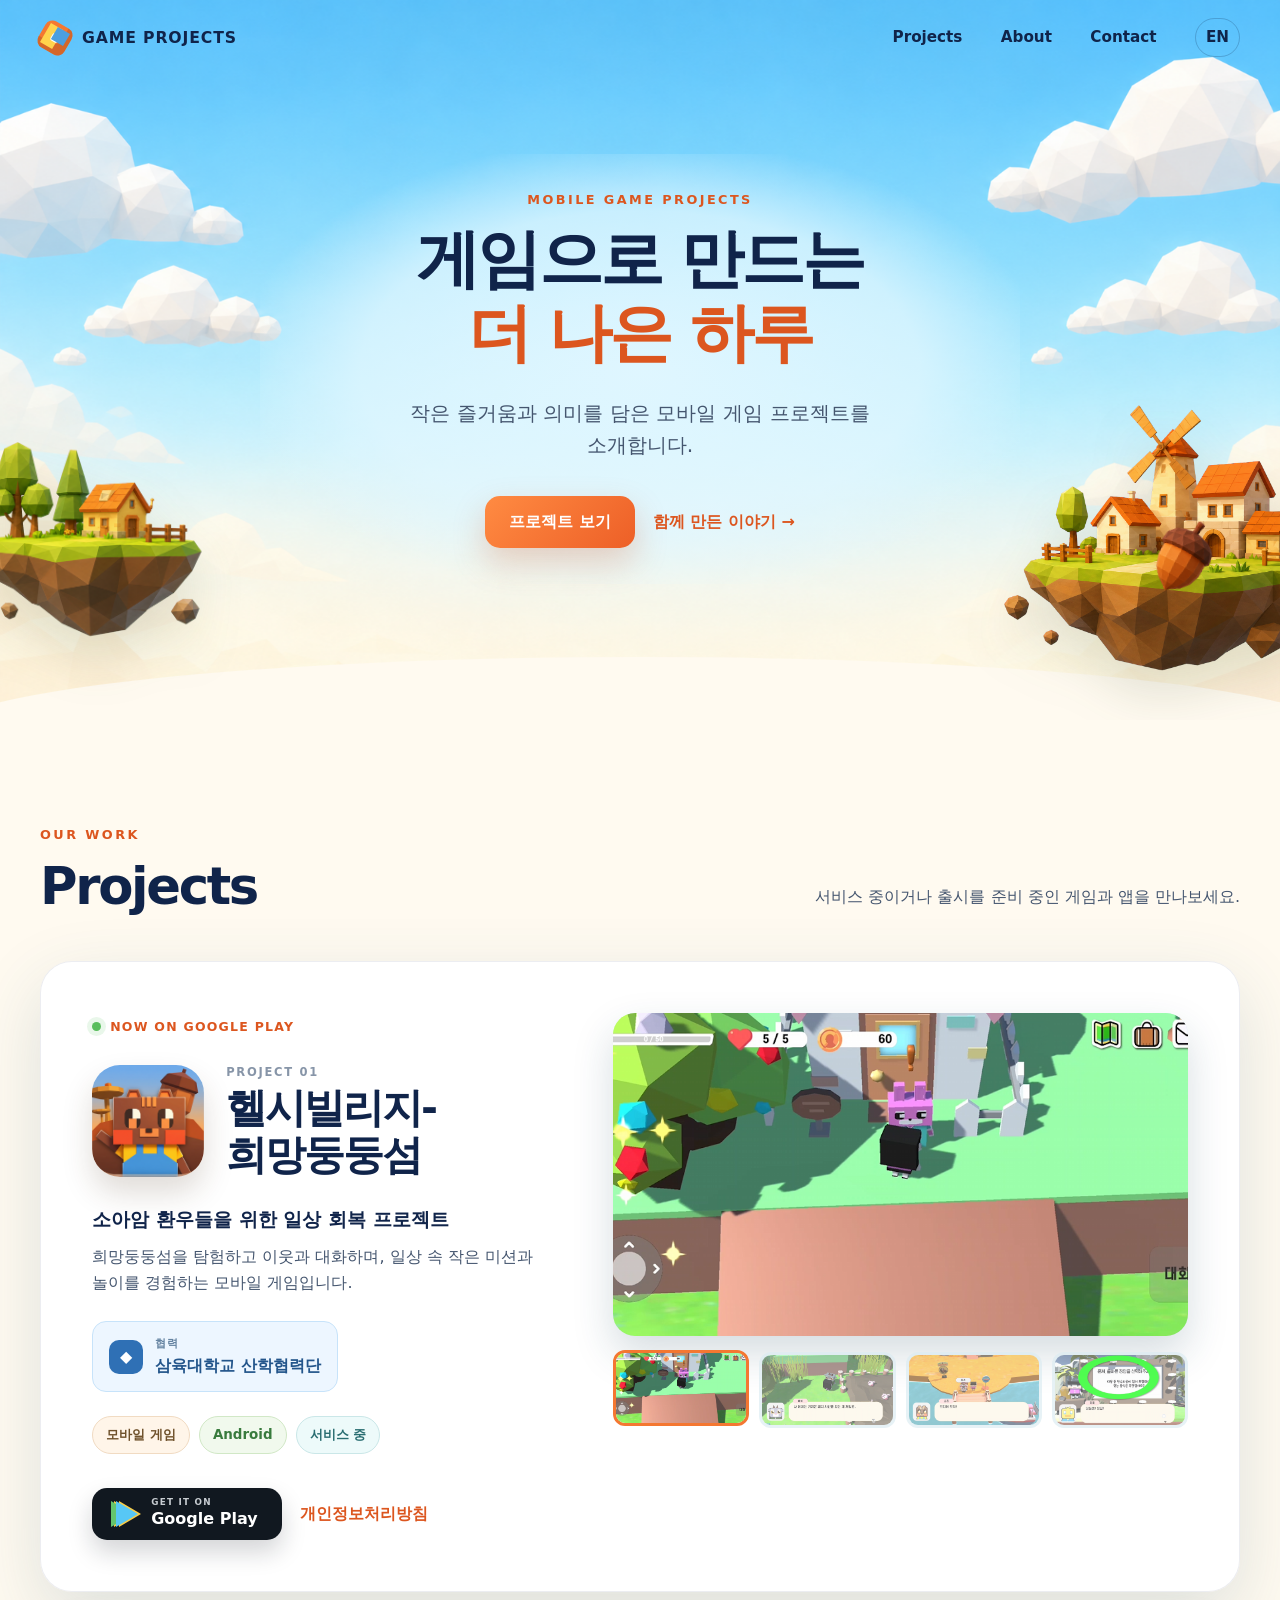
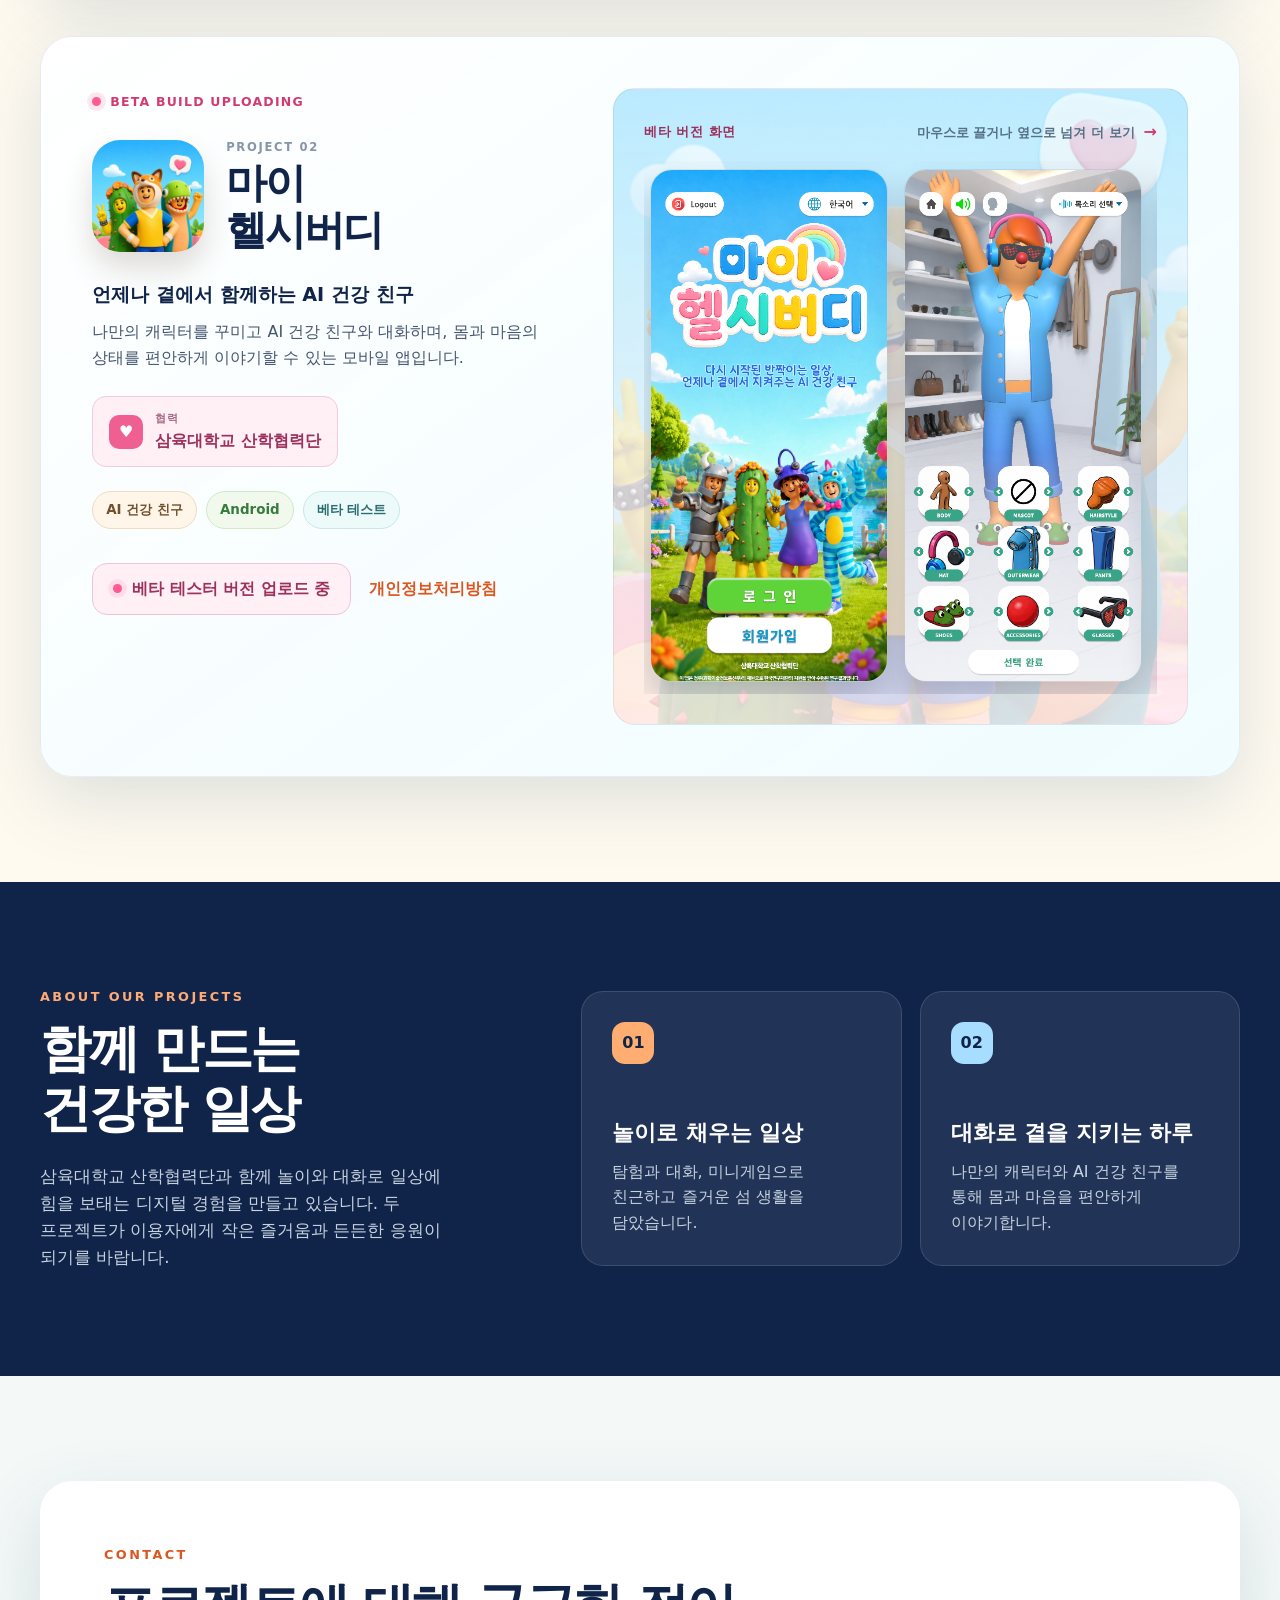
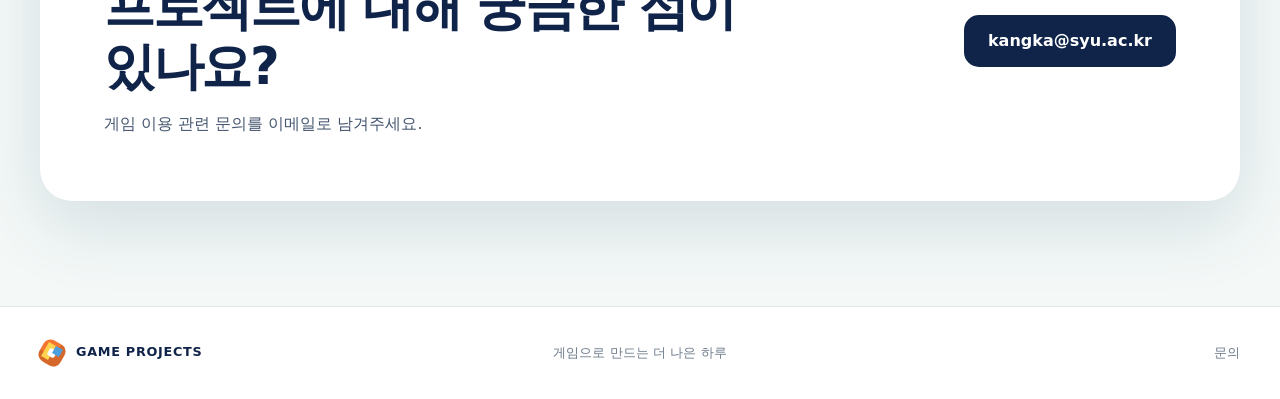
<file: index.html>
<!doctype html>
<html lang="ko">
<head>
  <meta charset="utf-8">
  <meta name="viewport" content="width=device-width, initial-scale=1">
  <meta name="description" content="작은 즐거움과 의미를 담은 모바일 게임 프로젝트를 소개합니다.">
  <meta name="theme-color" content="#9edcff">
  <meta property="og:type" content="website">
  <meta property="og:title" content="Game Projects">
  <meta property="og:description" content="게임으로 만드는 더 나은 하루 — A better day, one game at a time">
  <meta property="og:image" content="https://taeon44.github.io/assets/images/healthy-village/screenshot-03.jpg">
  <meta http-equiv="refresh" content="0; url=ko/index.html">
  <title>Game Projects</title>
  <link rel="canonical" href="https://taeon44.github.io/ko/">
  <link rel="alternate" hreflang="ko" href="https://taeon44.github.io/ko/">
  <link rel="alternate" hreflang="en" href="https://taeon44.github.io/en/">
  <link rel="alternate" hreflang="x-default" href="https://taeon44.github.io/ko/">
  <link rel="icon" href="assets/images/healthy-village/icon.png">
  <link rel="stylesheet" href="assets/css/style.css">
  <script>
    window.location.replace("ko/index.html");
  </script>
</head>
<body class="language-entry">
  <a class="skip-link" href="#main">언어 선택으로 바로가기</a>
  <main id="main" class="language-entry-main">
    <div class="language-entry-card">
      <a class="brand" href="index.html" aria-label="Game Projects">
        <span class="brand-mark" aria-hidden="true"><i></i></span>
        <span>GAME PROJECTS</span>
      </a>
      <p class="eyebrow">CHOOSE YOUR LANGUAGE</p>
      <h1>언어를 선택하세요</h1>
      <p>Choose the language you would like to use.</p>
      <div class="language-entry-actions">
        <a class="button button-primary" href="ko/index.html" lang="ko" hreflang="ko">한국어</a>
        <a class="button button-dark" href="en/index.html" lang="en" hreflang="en">English</a>
      </div>
    </div>
  </main>
</body>
</html>
</file>
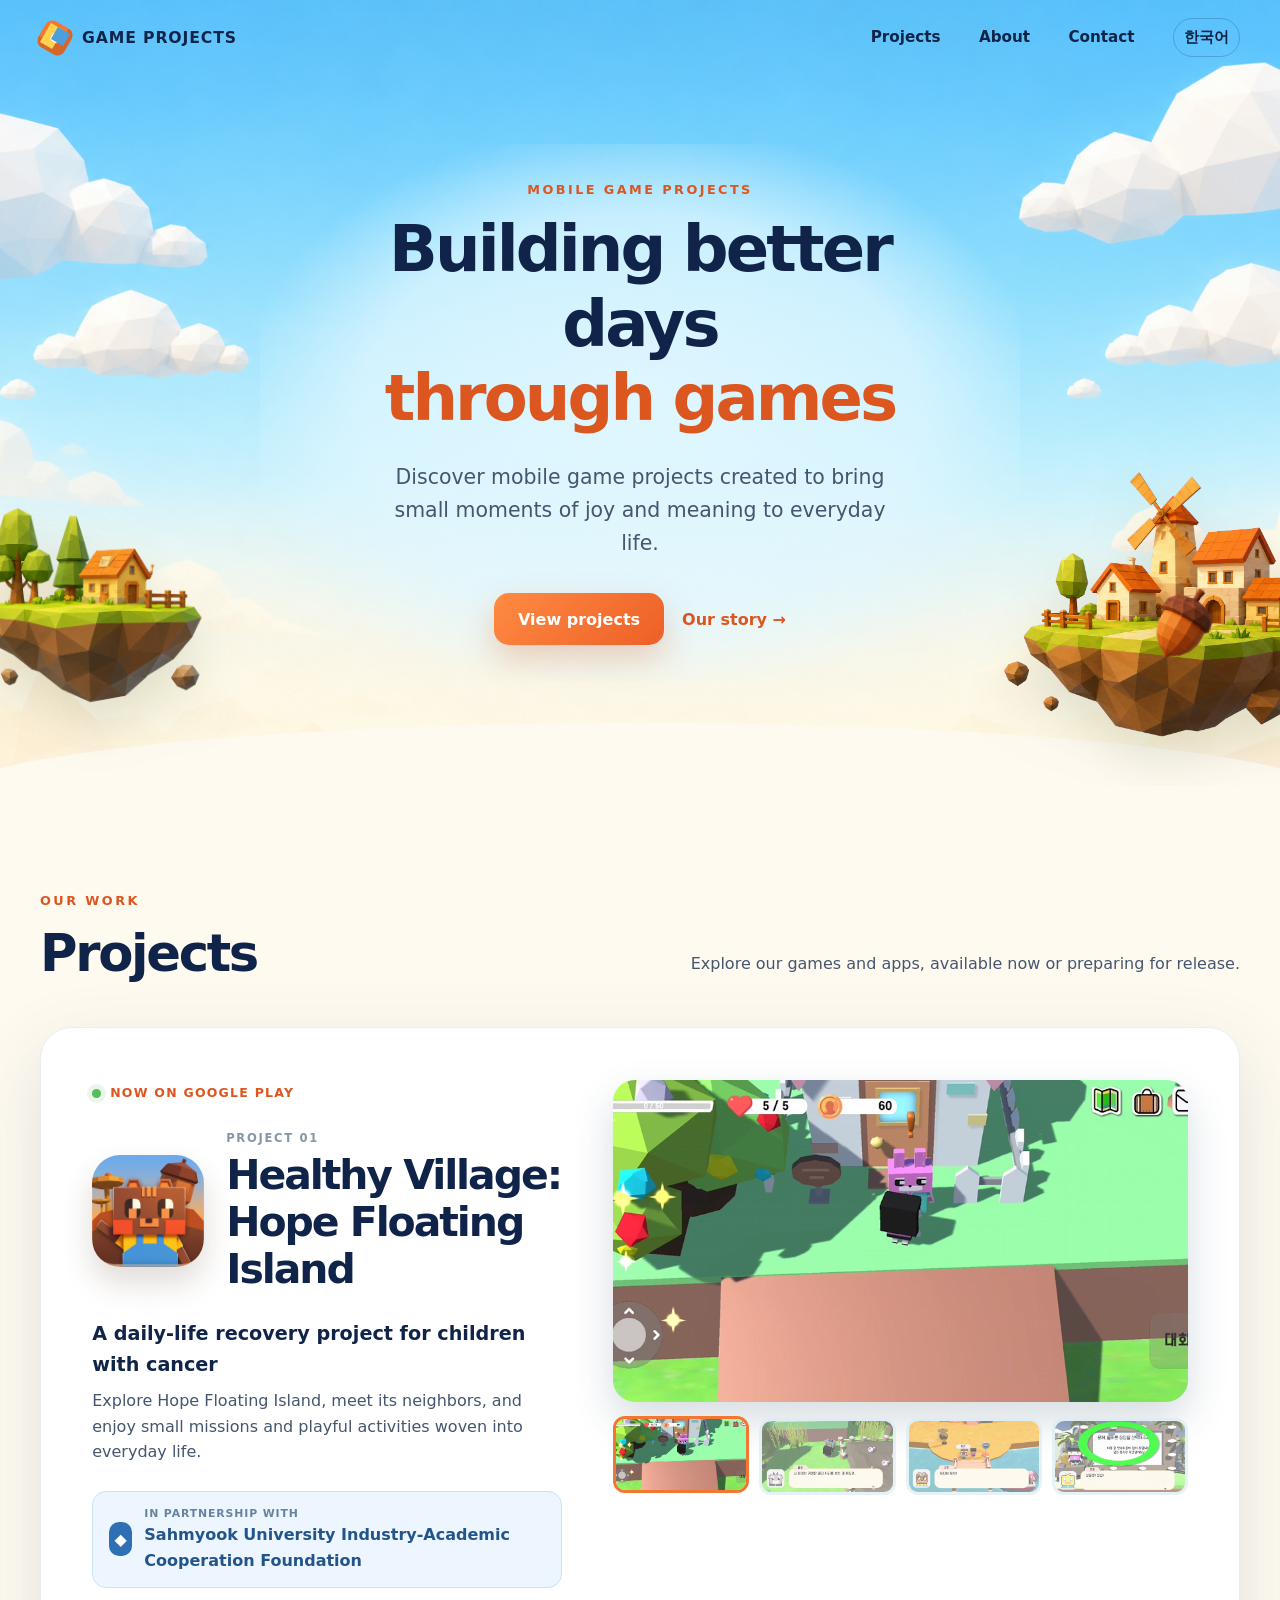
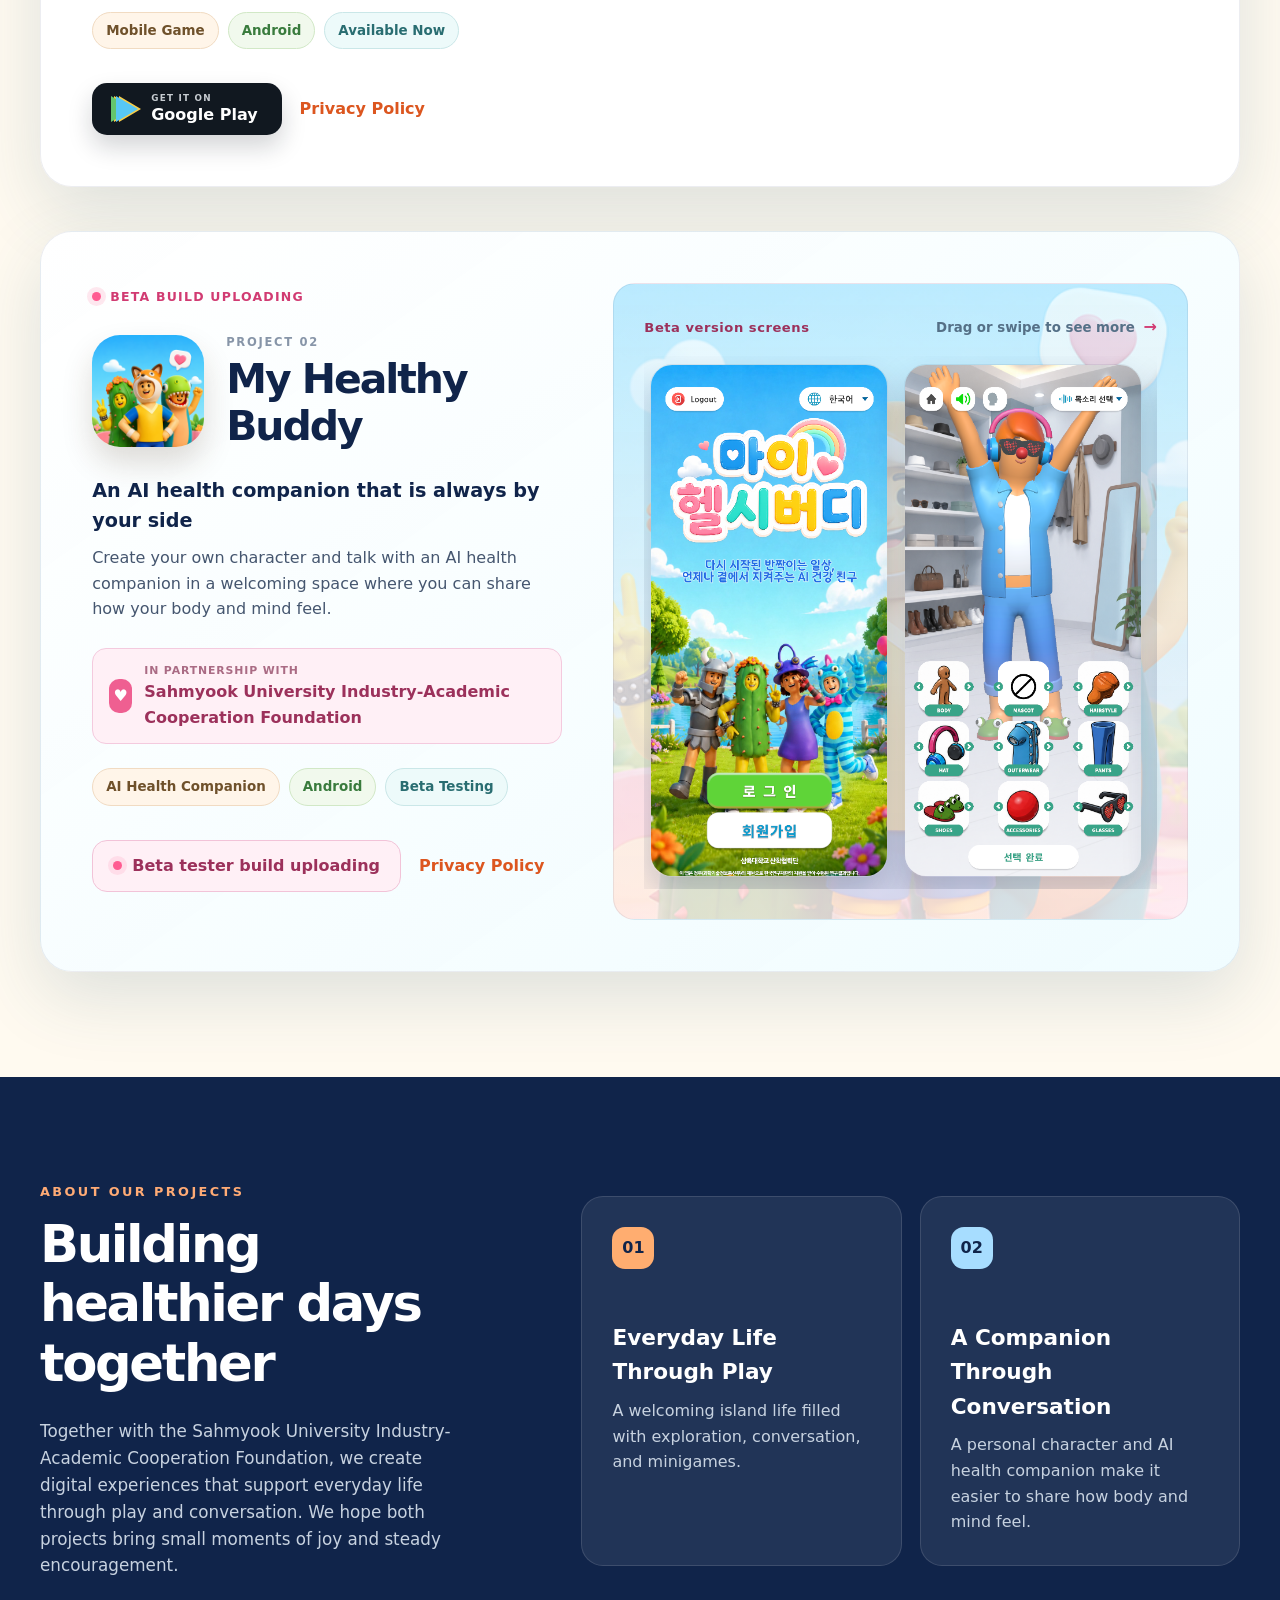
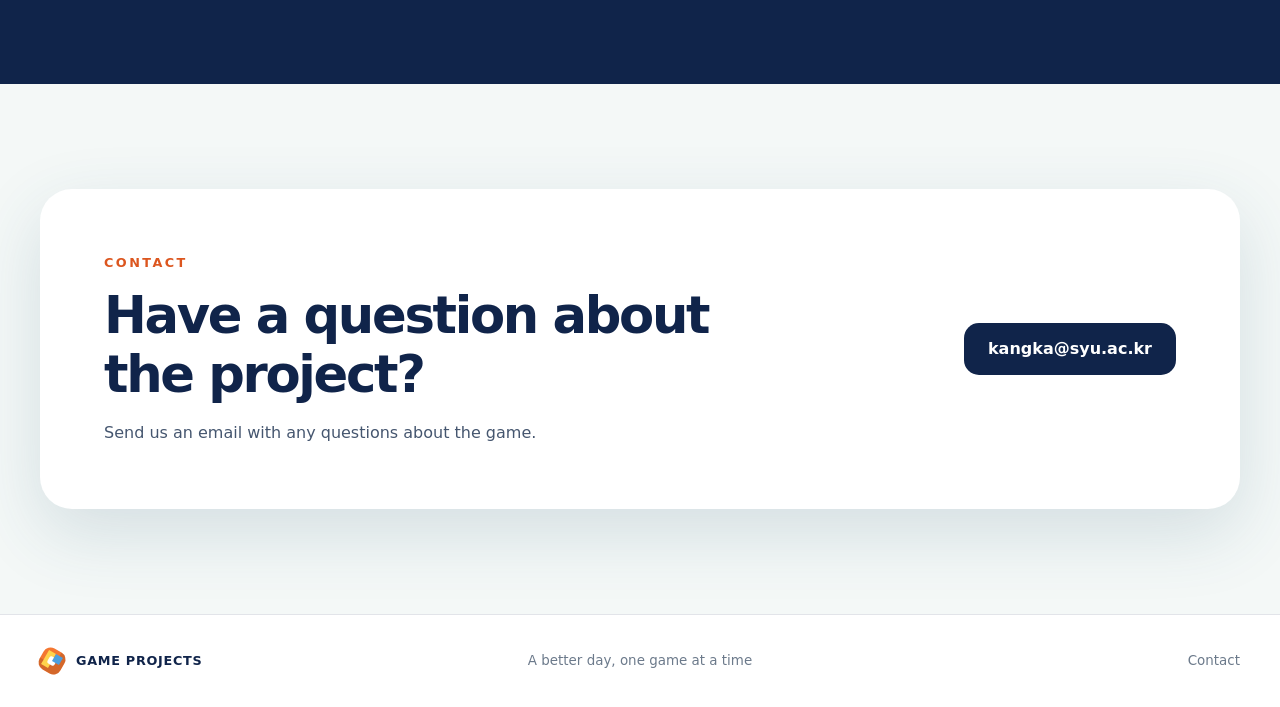
<file: en/index.html>
<!doctype html>
<html lang="en">
<head>
  <meta charset="utf-8">
  <meta name="viewport" content="width=device-width, initial-scale=1">
  <meta name="description" content="Discover mobile game projects designed to bring small moments of joy and meaning to everyday life.">
  <meta name="theme-color" content="#9edcff">
  <meta property="og:type" content="website">
  <meta property="og:title" content="Game Projects">
  <meta property="og:description" content="A better day, one game at a time">
  <meta property="og:image" content="https://taeon44.github.io/assets/images/healthy-village/screenshot-03.jpg">
  <title>Game Projects</title>
  <link rel="canonical" href="https://taeon44.github.io/en/">
  <link rel="alternate" hreflang="ko" href="https://taeon44.github.io/ko/">
  <link rel="alternate" hreflang="en" href="https://taeon44.github.io/en/">
  <link rel="alternate" hreflang="x-default" href="https://taeon44.github.io/ko/">
  <link rel="icon" href="../assets/images/healthy-village/icon.png">
  <link rel="stylesheet" href="../assets/css/style.css">
  <script src="../assets/js/main.js" defer></script>
</head>
<body>
  <a class="skip-link" href="#main">Skip to main content</a>

  <header class="site-header" data-header>
    <div class="container header-inner">
      <a class="brand" href="#top" aria-label="Game Projects home">
        <span class="brand-mark" aria-hidden="true"><i></i></span>
        <span>GAME PROJECTS</span>
      </a>
      <nav class="site-nav" aria-label="Main navigation">
        <a href="#projects">Projects</a>
        <a href="#about">About</a>
        <a href="#contact">Contact</a>
        <a class="language-link" href="../ko/index.html" lang="ko" hreflang="ko" aria-label="한국어로 보기">한국어</a>
      </nav>
    </div>
  </header>

  <main id="main">
    <section class="hero" id="top">
      <img class="hero-scene hero-island-house" src="../assets/images/decor/island-house.png" alt="" aria-hidden="true" fetchpriority="high">
      <img class="hero-scene hero-island-village" src="../assets/images/decor/island-village.png" alt="" aria-hidden="true" fetchpriority="high">
      <img class="hero-scene hero-acorn" src="../assets/images/decor/acorn.png" alt="" aria-hidden="true">
      <div class="container hero-grid">
        <div class="hero-copy reveal">
          <p class="eyebrow">MOBILE GAME PROJECTS</p>
          <h1>Building better days<br><em>through games</em></h1>
          <p class="hero-description">Discover mobile game projects created to bring small moments of joy and meaning to everyday life.</p>
          <div class="hero-actions">
            <a class="button button-primary" href="#projects">View projects</a>
            <a class="text-link" href="#about">Our story <span aria-hidden="true">→</span></a>
          </div>
        </div>
      </div>
    </section>

    <section class="projects section" id="projects">
      <div class="container">
        <div class="section-heading reveal">
          <div>
            <p class="eyebrow">OUR WORK</p>
            <h2>Projects</h2>
          </div>
          <p>Explore our games and apps, available now or preparing for release.</p>
        </div>

        <div class="projects-grid">
          <article class="project-card reveal" aria-labelledby="healthy-village-title">
            <div class="project-content">
              <div class="project-kicker">
                <span class="status-dot" aria-hidden="true"></span>
                NOW ON GOOGLE PLAY
              </div>
              <div class="project-title-row">
                <img src="../assets/images/healthy-village/icon.png" alt="" width="112" height="112">
                <div>
                  <p class="project-number">PROJECT 01</p>
                  <h3 id="healthy-village-title">Healthy Village:<br>Hope Floating Island</h3>
                </div>
              </div>
              <p class="project-summary">A daily-life recovery project for children with cancer</p>
              <p class="project-description">Explore Hope Floating Island, meet its neighbors, and enjoy small missions and playful activities woven into everyday life.</p>

              <div class="partner-badge">
                <span class="partner-icon" aria-hidden="true">◆</span>
                <span><small>IN PARTNERSHIP WITH</small>Sahmyook University Industry-Academic Cooperation Foundation</span>
              </div>

              <ul class="project-tags" aria-label="Game information">
                <li>Mobile Game</li>
                <li>Android</li>
                <li>Available Now</li>
              </ul>

              <div class="project-actions">
                <a class="button play-button" href="https://play.google.com/store/apps/details?id=com.Loheldi.HealthVillige&amp;hl=en" target="_blank" rel="noopener noreferrer">
                  <span class="play-mark" aria-hidden="true"></span>
                  <span><small>GET IT ON</small>Google Play</span>
                </a>
                <a class="privacy-link" href="../privacy/healthy-village-privacy-policy-en.html">Privacy Policy</a>
              </div>
            </div>

            <div class="project-gallery" data-gallery>
              <div class="gallery-main">
                <img src="../assets/images/healthy-village/screenshot-01.jpg" alt="Exploring Hope Floating Island" data-gallery-main>
              </div>
              <div class="gallery-thumbs gallery-thumbs--scroll" tabindex="0" role="region" aria-label="Choose a gameplay screenshot. Drag with a mouse or scroll horizontally to browse." data-drag-scroll data-drag-item=".gallery-thumb">
                <button class="gallery-thumb is-active" type="button" data-src="../assets/images/healthy-village/screenshot-01.jpg" data-alt="Exploring Hope Floating Island" aria-label="View exploration screenshot" aria-pressed="true">
                  <img src="../assets/images/healthy-village/screenshot-01.jpg" alt="">
                </button>
                <button class="gallery-thumb" type="button" data-src="../assets/images/healthy-village/screenshot-02.jpg" data-alt="Talking with a neighbor on the island" aria-label="View conversation screenshot" aria-pressed="false">
                  <img src="../assets/images/healthy-village/screenshot-02.jpg" alt="">
                </button>
                <button class="gallery-thumb" type="button" data-src="../assets/images/healthy-village/screenshot-03.jpg" data-alt="Arriving at a new village by boat" aria-label="View village arrival screenshot" aria-pressed="false">
                  <img src="../assets/images/healthy-village/screenshot-03.jpg" alt="">
                </button>
                <button class="gallery-thumb" type="button" data-src="../assets/images/healthy-village/screenshot-04.jpg" data-alt="Taking part in a health quiz" aria-label="View quiz screenshot" aria-pressed="false">
                  <img src="../assets/images/healthy-village/screenshot-04.jpg" alt="">
                </button>
                <button class="gallery-thumb" type="button" data-src="../assets/images/healthy-village/screenshot-05.jpg" data-alt="Climbing a ladder while exploring the autumn village" aria-label="View autumn village exploration screenshot" aria-pressed="false">
                  <img src="../assets/images/healthy-village/screenshot-05.jpg" alt="">
                </button>
                <button class="gallery-thumb" type="button" data-src="../assets/images/healthy-village/screenshot-06.jpg" data-alt="Checking quests and rewards in the mailbox" aria-label="View quest mailbox screenshot" aria-pressed="false">
                  <img src="../assets/images/healthy-village/screenshot-06.jpg" alt="">
                </button>
                <button class="gallery-thumb" type="button" data-src="../assets/images/healthy-village/screenshot-07.jpg" data-alt="Playing a beach running minigame" aria-label="View minigame screenshot" aria-pressed="false">
                  <img src="../assets/images/healthy-village/screenshot-07.jpg" alt="">
                </button>
              </div>
            </div>
          </article>

          <article class="project-card project-card--buddy reveal" aria-labelledby="healthy-buddy-title">
            <div class="project-content">
              <div class="project-kicker project-kicker--beta">
                <span class="status-dot" aria-hidden="true"></span>
                BETA BUILD UPLOADING
              </div>
              <div class="project-title-row">
                <img src="../assets/images/my-health-buddy/icon.png" alt="" width="112" height="112">
                <div>
                  <p class="project-number">PROJECT 02</p>
                  <h3 id="healthy-buddy-title">My Healthy<br>Buddy</h3>
                </div>
              </div>
              <p class="project-summary">An AI health companion that is always by your side</p>
              <p class="project-description">Create your own character and talk with an AI health companion in a welcoming space where you can share how your body and mind feel.</p>

              <div class="partner-badge partner-badge--buddy">
                <span class="partner-icon" aria-hidden="true">♥</span>
                <span><small>IN PARTNERSHIP WITH</small>Sahmyook University Industry-Academic Cooperation Foundation</span>
              </div>

              <ul class="project-tags" aria-label="App information">
                <li>AI Health Companion</li>
                <li>Android</li>
                <li>Beta Testing</li>
              </ul>

              <div class="project-actions">
                <span class="beta-label"><span aria-hidden="true"></span>Beta tester build uploading</span>
                <a class="privacy-link" href="../privacy/my-healthy-buddy-privacy-policy-en.html">Privacy Policy</a>
              </div>
            </div>

            <div class="portrait-showcase">
              <div class="portrait-showcase-heading">
                <span>Beta version screens</span>
                <small>Drag or swipe to see more <b aria-hidden="true">→</b></small>
              </div>
              <div class="portrait-rail" tabindex="0" role="region" aria-label="My Healthy Buddy app screens. Drag with a mouse or scroll horizontally to browse." data-drag-scroll>
                <figure class="portrait-shot">
                  <img src="../assets/images/my-health-buddy/screenshot-01.png" alt="My Healthy Buddy sign-in screen" loading="lazy">
                </figure>
                <figure class="portrait-shot">
                  <img src="../assets/images/my-health-buddy/screenshot-02.png" alt="Customizing a character with outfits and accessories" loading="lazy">
                </figure>
                <figure class="portrait-shot">
                  <img src="../assets/images/my-health-buddy/screenshot-03.png" alt="A character wearing a dinosaur mascot outfit" loading="lazy">
                </figure>
                <figure class="portrait-shot">
                  <img src="../assets/images/my-health-buddy/screenshot-04.png" alt="Customizing a character's appearance and outfit" loading="lazy">
                </figure>
                <figure class="portrait-shot">
                  <img src="../assets/images/my-health-buddy/screenshot-05.png" alt="Talking with the AI health companion" loading="lazy">
                </figure>
                <figure class="portrait-shot">
                  <img src="../assets/images/my-health-buddy/screenshot-06.png" alt="Talking with the AI health companion about physical discomfort" loading="lazy">
                </figure>
                <figure class="portrait-shot">
                  <img src="../assets/images/my-health-buddy/screenshot-07.png" alt="The AI health companion sharing a healthy morning routine" loading="lazy">
                </figure>
              </div>
            </div>
          </article>
        </div>
      </div>
    </section>

    <section class="about section" id="about">
      <div class="container about-grid">
        <div class="about-copy reveal">
          <p class="eyebrow">ABOUT OUR PROJECTS</p>
          <h2>Building healthier days<br>together</h2>
          <p>Together with the Sahmyook University Industry-Academic Cooperation Foundation, we create digital experiences that support everyday life through play and conversation. We hope both projects bring small moments of joy and steady encouragement.</p>
        </div>
        <div class="about-cards reveal">
          <article>
            <span>01</span>
            <h3>Everyday Life Through Play</h3>
            <p>A welcoming island life filled with exploration, conversation, and minigames.</p>
          </article>
          <article>
            <span>02</span>
            <h3>A Companion Through Conversation</h3>
            <p>A personal character and AI health companion make it easier to share how body and mind feel.</p>
          </article>
        </div>
      </div>
    </section>

    <section class="contact section" id="contact">
      <div class="container contact-card reveal">
        <div>
          <p class="eyebrow">CONTACT</p>
          <h2>Have a question about the project?</h2>
          <p>Send us an email with any questions about the game.</p>
        </div>
        <a class="button button-dark" href="mailto:kangka@syu.ac.kr">kangka@syu.ac.kr</a>
      </div>
    </section>
  </main>

  <footer class="site-footer">
    <div class="container footer-inner">
      <a class="brand brand-footer" href="#top">
        <span class="brand-mark" aria-hidden="true"><i></i></span>
        <span>GAME PROJECTS</span>
      </a>
      <p>A better day, one game at a time</p>
      <nav aria-label="Footer navigation">
        <a href="mailto:kangka@syu.ac.kr">Contact</a>
      </nav>
    </div>
  </footer>
</body>
</html>
</file>
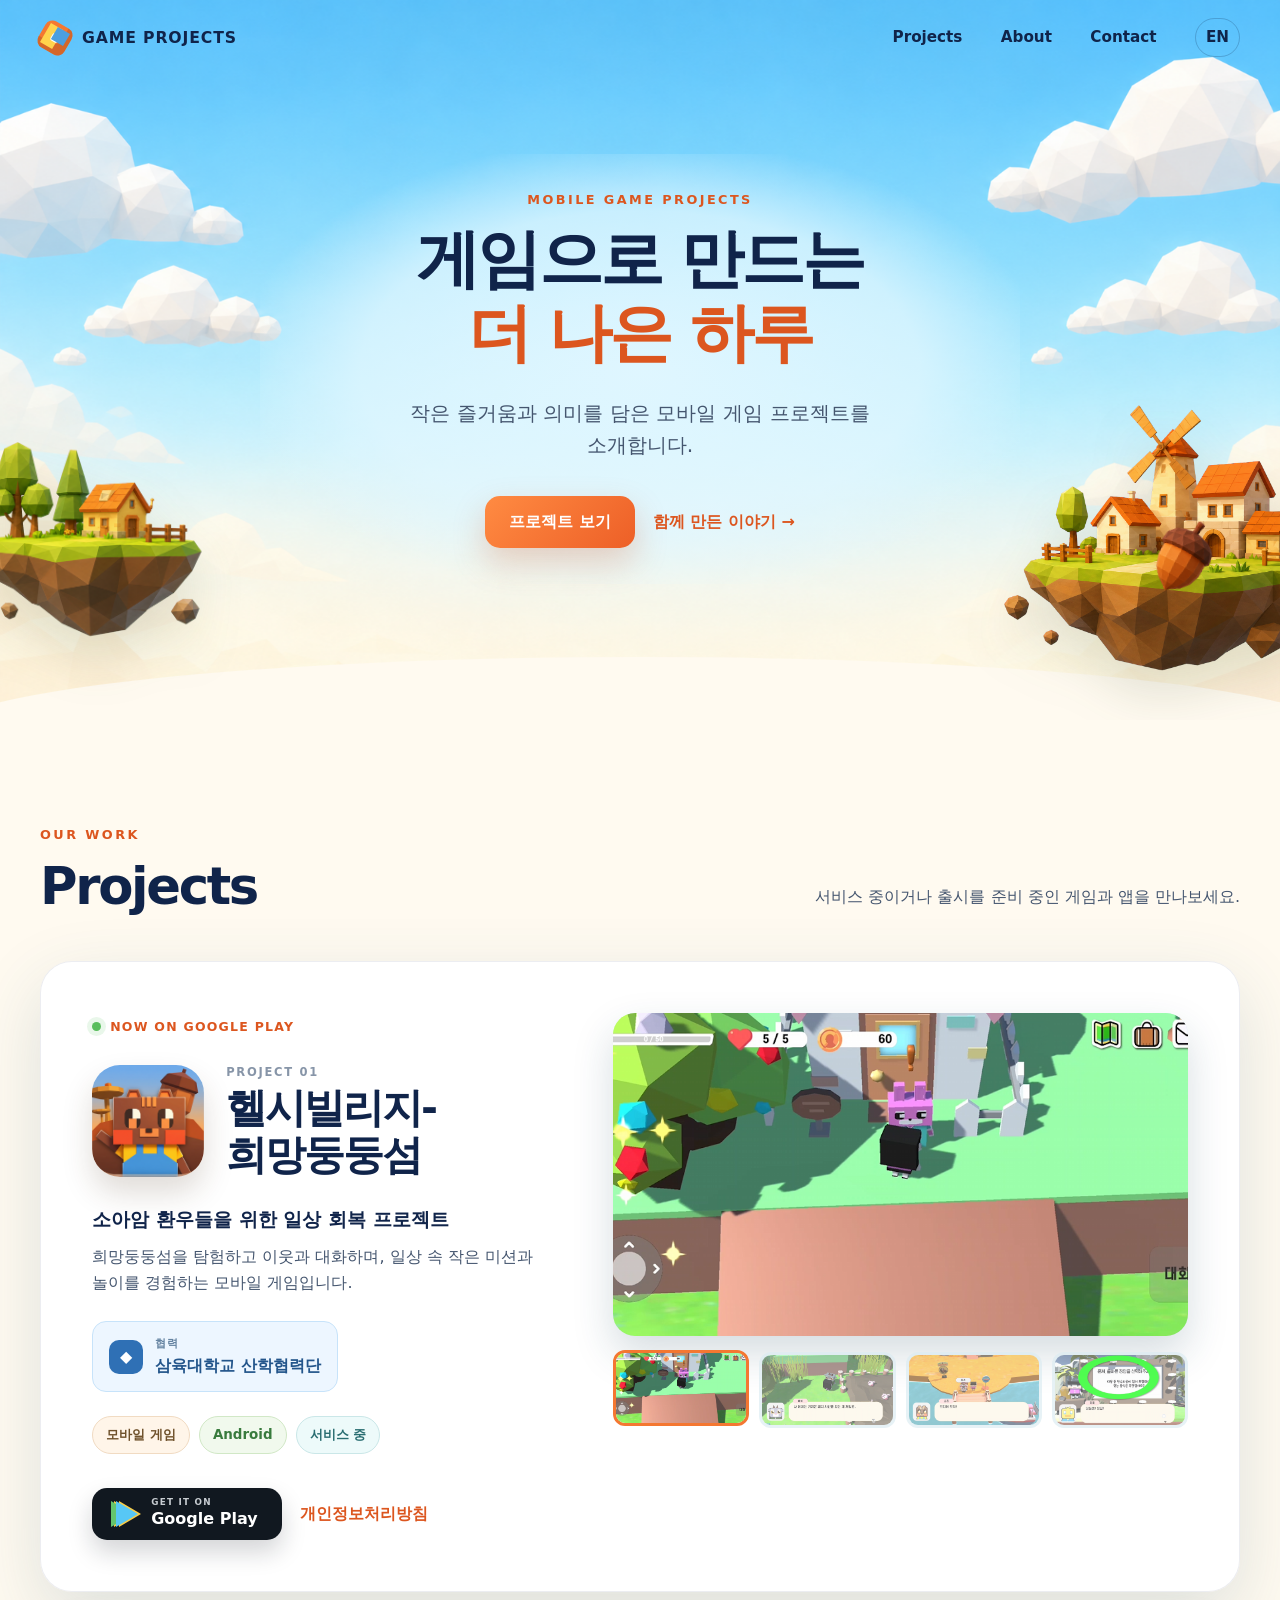
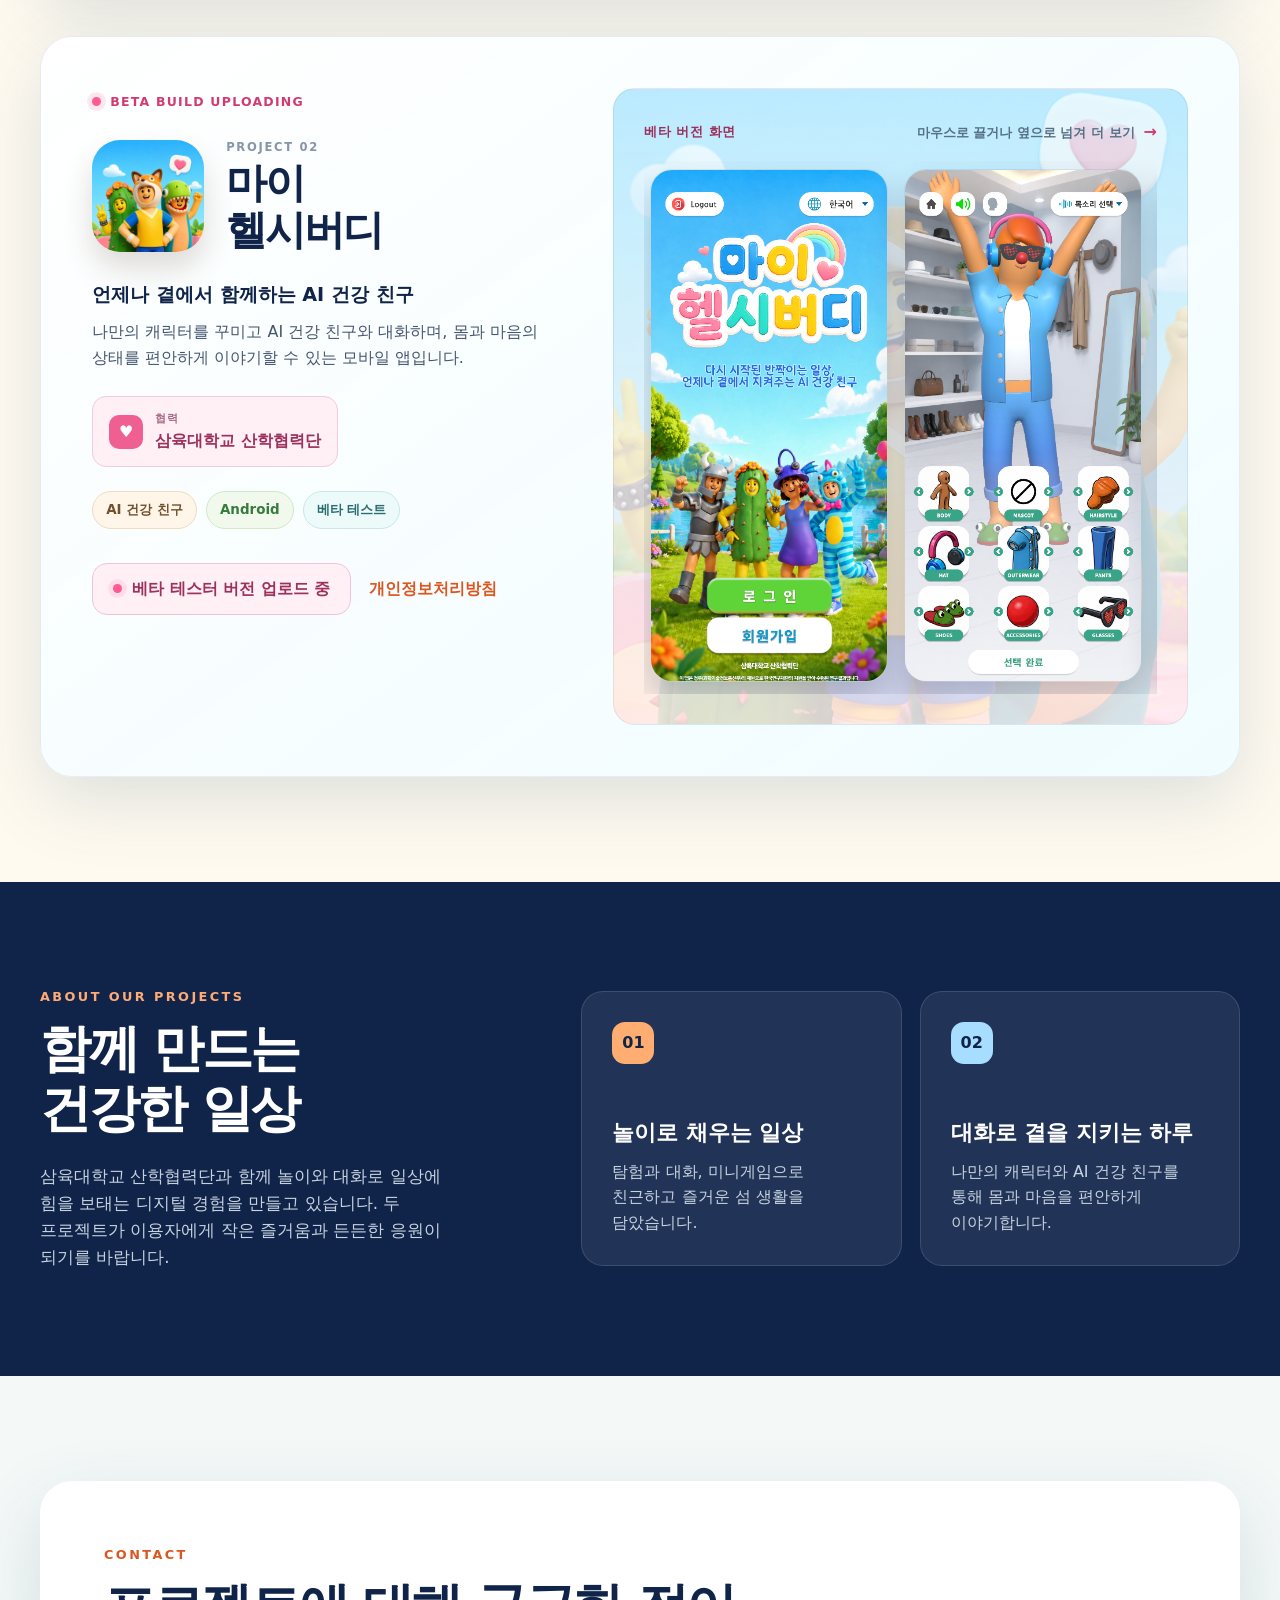
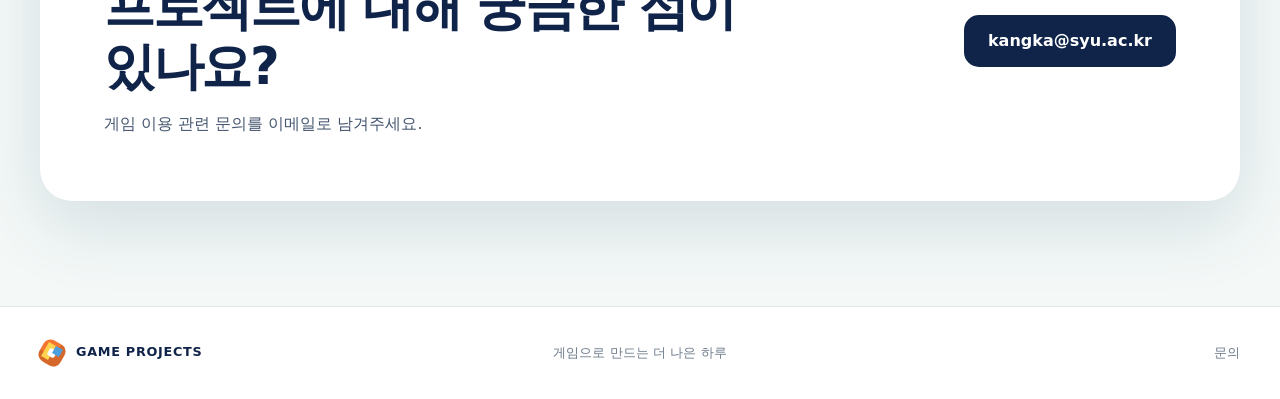
<file: ko/index.html>
<!doctype html>
<html lang="ko">
<head>
  <meta charset="utf-8">
  <meta name="viewport" content="width=device-width, initial-scale=1">
  <meta name="description" content="작은 즐거움과 의미를 담은 모바일 게임 프로젝트를 소개합니다.">
  <meta name="theme-color" content="#9edcff">
  <meta property="og:type" content="website">
  <meta property="og:title" content="Game Projects">
  <meta property="og:description" content="게임으로 만드는 더 나은 하루">
  <meta property="og:image" content="https://taeon44.github.io/assets/images/healthy-village/screenshot-03.jpg">
  <title>Game Projects</title>
  <link rel="canonical" href="https://taeon44.github.io/ko/">
  <link rel="alternate" hreflang="ko" href="https://taeon44.github.io/ko/">
  <link rel="alternate" hreflang="en" href="https://taeon44.github.io/en/">
  <link rel="alternate" hreflang="x-default" href="https://taeon44.github.io/ko/">
  <link rel="icon" href="../assets/images/healthy-village/icon.png">
  <link rel="stylesheet" href="../assets/css/style.css">
  <script src="../assets/js/main.js" defer></script>
</head>
<body>
  <a class="skip-link" href="#main">본문으로 바로가기</a>

  <header class="site-header" data-header>
    <div class="container header-inner">
      <a class="brand" href="#top" aria-label="Game Projects 홈">
        <span class="brand-mark" aria-hidden="true"><i></i></span>
        <span>GAME PROJECTS</span>
      </a>
      <nav class="site-nav" aria-label="주요 메뉴">
        <a href="#projects">Projects</a>
        <a href="#about">About</a>
        <a href="#contact">Contact</a>
        <a class="language-link" href="../en/index.html" lang="en" hreflang="en" aria-label="View this page in English">EN</a>
      </nav>
    </div>
  </header>

  <main id="main">
    <section class="hero" id="top">
      <img class="hero-scene hero-island-house" src="../assets/images/decor/island-house.png" alt="" aria-hidden="true" fetchpriority="high">
      <img class="hero-scene hero-island-village" src="../assets/images/decor/island-village.png" alt="" aria-hidden="true" fetchpriority="high">
      <img class="hero-scene hero-acorn" src="../assets/images/decor/acorn.png" alt="" aria-hidden="true">
      <div class="container hero-grid">
        <div class="hero-copy reveal">
          <p class="eyebrow">MOBILE GAME PROJECTS</p>
          <h1>게임으로 만드는<br><em>더 나은 하루</em></h1>
          <p class="hero-description">작은 즐거움과 의미를 담은 모바일 게임 프로젝트를 소개합니다.</p>
          <div class="hero-actions">
            <a class="button button-primary" href="#projects">프로젝트 보기</a>
            <a class="text-link" href="#about">함께 만든 이야기 <span aria-hidden="true">→</span></a>
          </div>
        </div>
      </div>
    </section>

    <section class="projects section" id="projects">
      <div class="container">
        <div class="section-heading reveal">
          <div>
            <p class="eyebrow">OUR WORK</p>
            <h2>Projects</h2>
          </div>
          <p>서비스 중이거나 출시를 준비 중인 게임과 앱을 만나보세요.</p>
        </div>

        <div class="projects-grid">
          <article class="project-card reveal" aria-labelledby="healthy-village-title">
            <div class="project-content">
              <div class="project-kicker">
                <span class="status-dot" aria-hidden="true"></span>
                NOW ON GOOGLE PLAY
              </div>
              <div class="project-title-row">
                <img src="../assets/images/healthy-village/icon.png" alt="" width="112" height="112">
                <div>
                  <p class="project-number">PROJECT 01</p>
                  <h3 id="healthy-village-title">헬시빌리지-<br>희망둥둥섬</h3>
                </div>
              </div>
              <p class="project-summary">소아암 환우들을 위한 일상 회복 프로젝트</p>
              <p class="project-description">희망둥둥섬을 탐험하고 이웃과 대화하며, 일상 속 작은 미션과 놀이를 경험하는 모바일 게임입니다.</p>

              <div class="partner-badge">
                <span class="partner-icon" aria-hidden="true">◆</span>
                <span><small>협력</small>삼육대학교 산학협력단</span>
              </div>

              <ul class="project-tags" aria-label="게임 정보">
                <li>모바일 게임</li>
                <li>Android</li>
                <li>서비스 중</li>
              </ul>

              <div class="project-actions">
                <a class="button play-button" href="https://play.google.com/store/apps/details?id=com.Loheldi.HealthVillige&amp;hl=ko" target="_blank" rel="noopener noreferrer">
                  <span class="play-mark" aria-hidden="true"></span>
                  <span><small>GET IT ON</small>Google Play</span>
                </a>
                <a class="privacy-link" href="../privacy/healthy-village-privacy-policy.html">개인정보처리방침</a>
              </div>
            </div>

            <div class="project-gallery" data-gallery>
              <div class="gallery-main">
                <img src="../assets/images/healthy-village/screenshot-01.jpg" alt="희망둥둥섬을 탐험하는 게임 화면" data-gallery-main>
              </div>
              <div class="gallery-thumbs gallery-thumbs--scroll" tabindex="0" role="region" aria-label="게임 화면 선택. 마우스로 드래그하거나 좌우로 스크롤할 수 있습니다." data-drag-scroll data-drag-item=".gallery-thumb">
                <button class="gallery-thumb is-active" type="button" data-src="../assets/images/healthy-village/screenshot-01.jpg" data-alt="희망둥둥섬을 탐험하는 게임 화면" aria-label="탐험 화면 보기" aria-pressed="true">
                  <img src="../assets/images/healthy-village/screenshot-01.jpg" alt="">
                </button>
                <button class="gallery-thumb" type="button" data-src="../assets/images/healthy-village/screenshot-02.jpg" data-alt="섬의 이웃과 대화하는 게임 화면" aria-label="대화 화면 보기" aria-pressed="false">
                  <img src="../assets/images/healthy-village/screenshot-02.jpg" alt="">
                </button>
                <button class="gallery-thumb" type="button" data-src="../assets/images/healthy-village/screenshot-03.jpg" data-alt="배를 타고 새로운 마을에 도착하는 게임 화면" aria-label="마을 도착 화면 보기" aria-pressed="false">
                  <img src="../assets/images/healthy-village/screenshot-03.jpg" alt="">
                </button>
                <button class="gallery-thumb" type="button" data-src="../assets/images/healthy-village/screenshot-04.jpg" data-alt="건강 퀴즈에 참여하는 게임 화면" aria-label="퀴즈 화면 보기" aria-pressed="false">
                  <img src="../assets/images/healthy-village/screenshot-04.jpg" alt="">
                </button>
                <button class="gallery-thumb" type="button" data-src="../assets/images/healthy-village/screenshot-05.jpg" data-alt="가을 마을에서 사다리를 오르며 탐험하는 게임 화면" aria-label="가을 마을 탐험 화면 보기" aria-pressed="false">
                  <img src="../assets/images/healthy-village/screenshot-05.jpg" alt="">
                </button>
                <button class="gallery-thumb" type="button" data-src="../assets/images/healthy-village/screenshot-06.jpg" data-alt="우편함에서 퀘스트와 보상을 확인하는 게임 화면" aria-label="퀘스트 우편함 화면 보기" aria-pressed="false">
                  <img src="../assets/images/healthy-village/screenshot-06.jpg" alt="">
                </button>
                <button class="gallery-thumb" type="button" data-src="../assets/images/healthy-village/screenshot-07.jpg" data-alt="해변에서 달리기 미니게임을 하는 화면" aria-label="미니게임 화면 보기" aria-pressed="false">
                  <img src="../assets/images/healthy-village/screenshot-07.jpg" alt="">
                </button>
              </div>
            </div>
          </article>

          <article class="project-card project-card--buddy reveal" aria-labelledby="healthy-buddy-title">
            <div class="project-content">
              <div class="project-kicker project-kicker--beta">
                <span class="status-dot" aria-hidden="true"></span>
                BETA BUILD UPLOADING
              </div>
              <div class="project-title-row">
                <img src="../assets/images/my-health-buddy/icon.png" alt="" width="112" height="112">
                <div>
                  <p class="project-number">PROJECT 02</p>
                  <h3 id="healthy-buddy-title">마이<br>헬시버디</h3>
                </div>
              </div>
              <p class="project-summary">언제나 곁에서 함께하는 AI 건강 친구</p>
              <p class="project-description">나만의 캐릭터를 꾸미고 AI 건강 친구와 대화하며, 몸과 마음의 상태를 편안하게 이야기할 수 있는 모바일 앱입니다.</p>

              <div class="partner-badge partner-badge--buddy">
                <span class="partner-icon" aria-hidden="true">♥</span>
                <span><small>협력</small>삼육대학교 산학협력단</span>
              </div>

              <ul class="project-tags" aria-label="앱 정보">
                <li>AI 건강 친구</li>
                <li>Android</li>
                <li>베타 테스트</li>
              </ul>

              <div class="project-actions">
                <span class="beta-label"><span aria-hidden="true"></span>베타 테스터 버전 업로드 중</span>
                <a class="privacy-link" href="../privacy/my-healthy-buddy-privacy-policy.html">개인정보처리방침</a>
              </div>
            </div>

            <div class="portrait-showcase">
              <div class="portrait-showcase-heading">
                <span>베타 버전 화면</span>
                <small>마우스로 끌거나 옆으로 넘겨 더 보기 <b aria-hidden="true">→</b></small>
              </div>
              <div class="portrait-rail" tabindex="0" role="region" aria-label="마이헬시버디 앱 화면 모음. 마우스로 드래그하거나 좌우로 스크롤할 수 있습니다." data-drag-scroll>
                <figure class="portrait-shot">
                  <img src="../assets/images/my-health-buddy/screenshot-01.png" alt="마이헬시버디 로그인 화면" loading="lazy">
                </figure>
                <figure class="portrait-shot">
                  <img src="../assets/images/my-health-buddy/screenshot-02.png" alt="의상과 소품으로 캐릭터를 꾸미는 화면" loading="lazy">
                </figure>
                <figure class="portrait-shot">
                  <img src="../assets/images/my-health-buddy/screenshot-03.png" alt="공룡 마스코트 의상을 입힌 캐릭터 화면" loading="lazy">
                </figure>
                <figure class="portrait-shot">
                  <img src="../assets/images/my-health-buddy/screenshot-04.png" alt="캐릭터의 외형과 의상을 꾸미는 화면" loading="lazy">
                </figure>
                <figure class="portrait-shot">
                  <img src="../assets/images/my-health-buddy/screenshot-05.png" alt="AI 건강 친구와 대화하는 화면" loading="lazy">
                </figure>
                <figure class="portrait-shot">
                  <img src="../assets/images/my-health-buddy/screenshot-06.png" alt="몸의 불편함을 AI 건강 친구와 상담하는 화면" loading="lazy">
                </figure>
                <figure class="portrait-shot">
                  <img src="../assets/images/my-health-buddy/screenshot-07.png" alt="AI 건강 친구가 건강한 아침 습관을 안내하는 화면" loading="lazy">
                </figure>
              </div>
            </div>
          </article>
        </div>
      </div>
    </section>

    <section class="about section" id="about">
      <div class="container about-grid">
        <div class="about-copy reveal">
          <p class="eyebrow">ABOUT OUR PROJECTS</p>
          <h2>함께 만드는<br>건강한 일상</h2>
          <p>삼육대학교 산학협력단과 함께 놀이와 대화로 일상에 힘을 보태는 디지털 경험을 만들고 있습니다. 두 프로젝트가 이용자에게 작은 즐거움과 든든한 응원이 되기를 바랍니다.</p>
        </div>
        <div class="about-cards reveal">
          <article>
            <span>01</span>
            <h3>놀이로 채우는 일상</h3>
            <p>탐험과 대화, 미니게임으로 친근하고 즐거운 섬 생활을 담았습니다.</p>
          </article>
          <article>
            <span>02</span>
            <h3>대화로 곁을 지키는 하루</h3>
            <p>나만의 캐릭터와 AI 건강 친구를 통해 몸과 마음을 편안하게 이야기합니다.</p>
          </article>
        </div>
      </div>
    </section>

    <section class="contact section" id="contact">
      <div class="container contact-card reveal">
        <div>
          <p class="eyebrow">CONTACT</p>
          <h2>프로젝트에 대해 궁금한 점이 있나요?</h2>
          <p>게임 이용 관련 문의를 이메일로 남겨주세요.</p>
        </div>
        <a class="button button-dark" href="mailto:kangka@syu.ac.kr">kangka@syu.ac.kr</a>
      </div>
    </section>
  </main>

  <footer class="site-footer">
    <div class="container footer-inner">
      <a class="brand brand-footer" href="#top">
        <span class="brand-mark" aria-hidden="true"><i></i></span>
        <span>GAME PROJECTS</span>
      </a>
      <p>게임으로 만드는 더 나은 하루</p>
      <nav aria-label="하단 메뉴">
        <a href="mailto:kangka@syu.ac.kr">문의</a>
      </nav>
    </div>
  </footer>
</body>
</html>
</file>
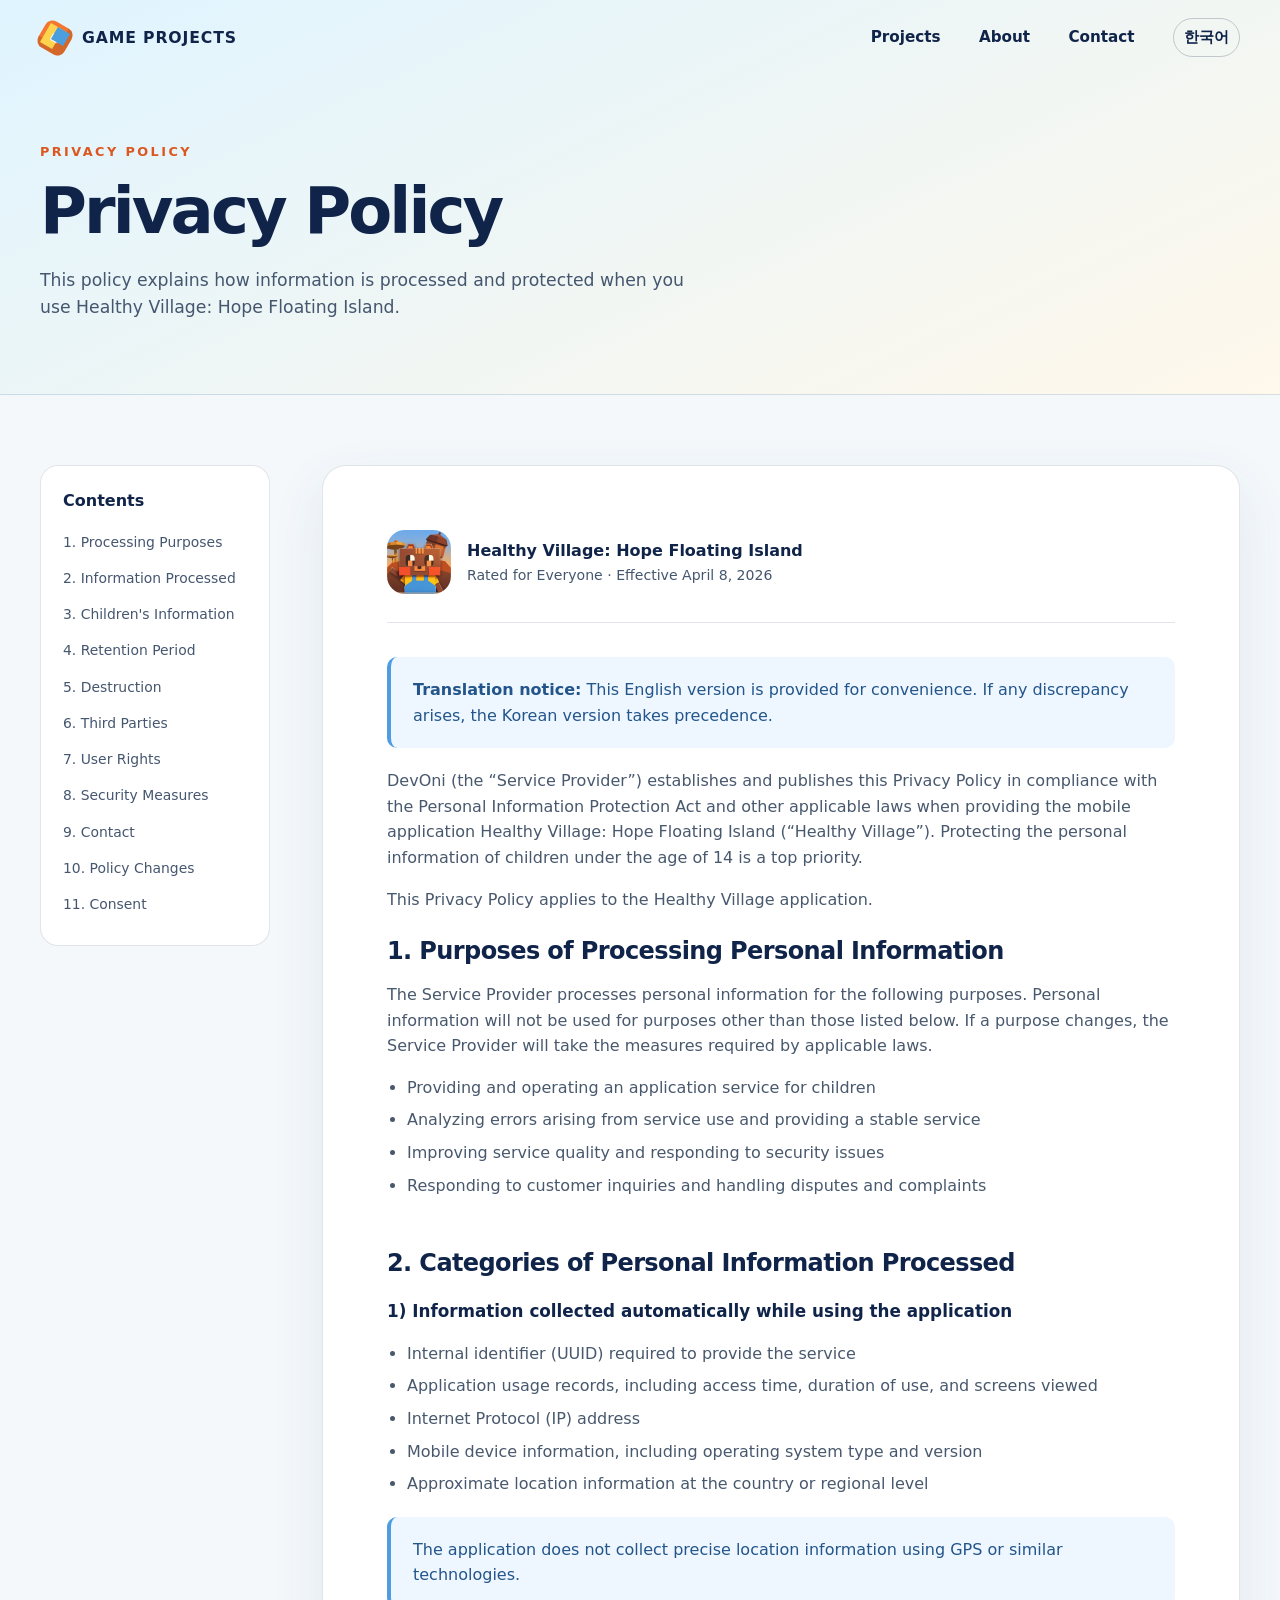
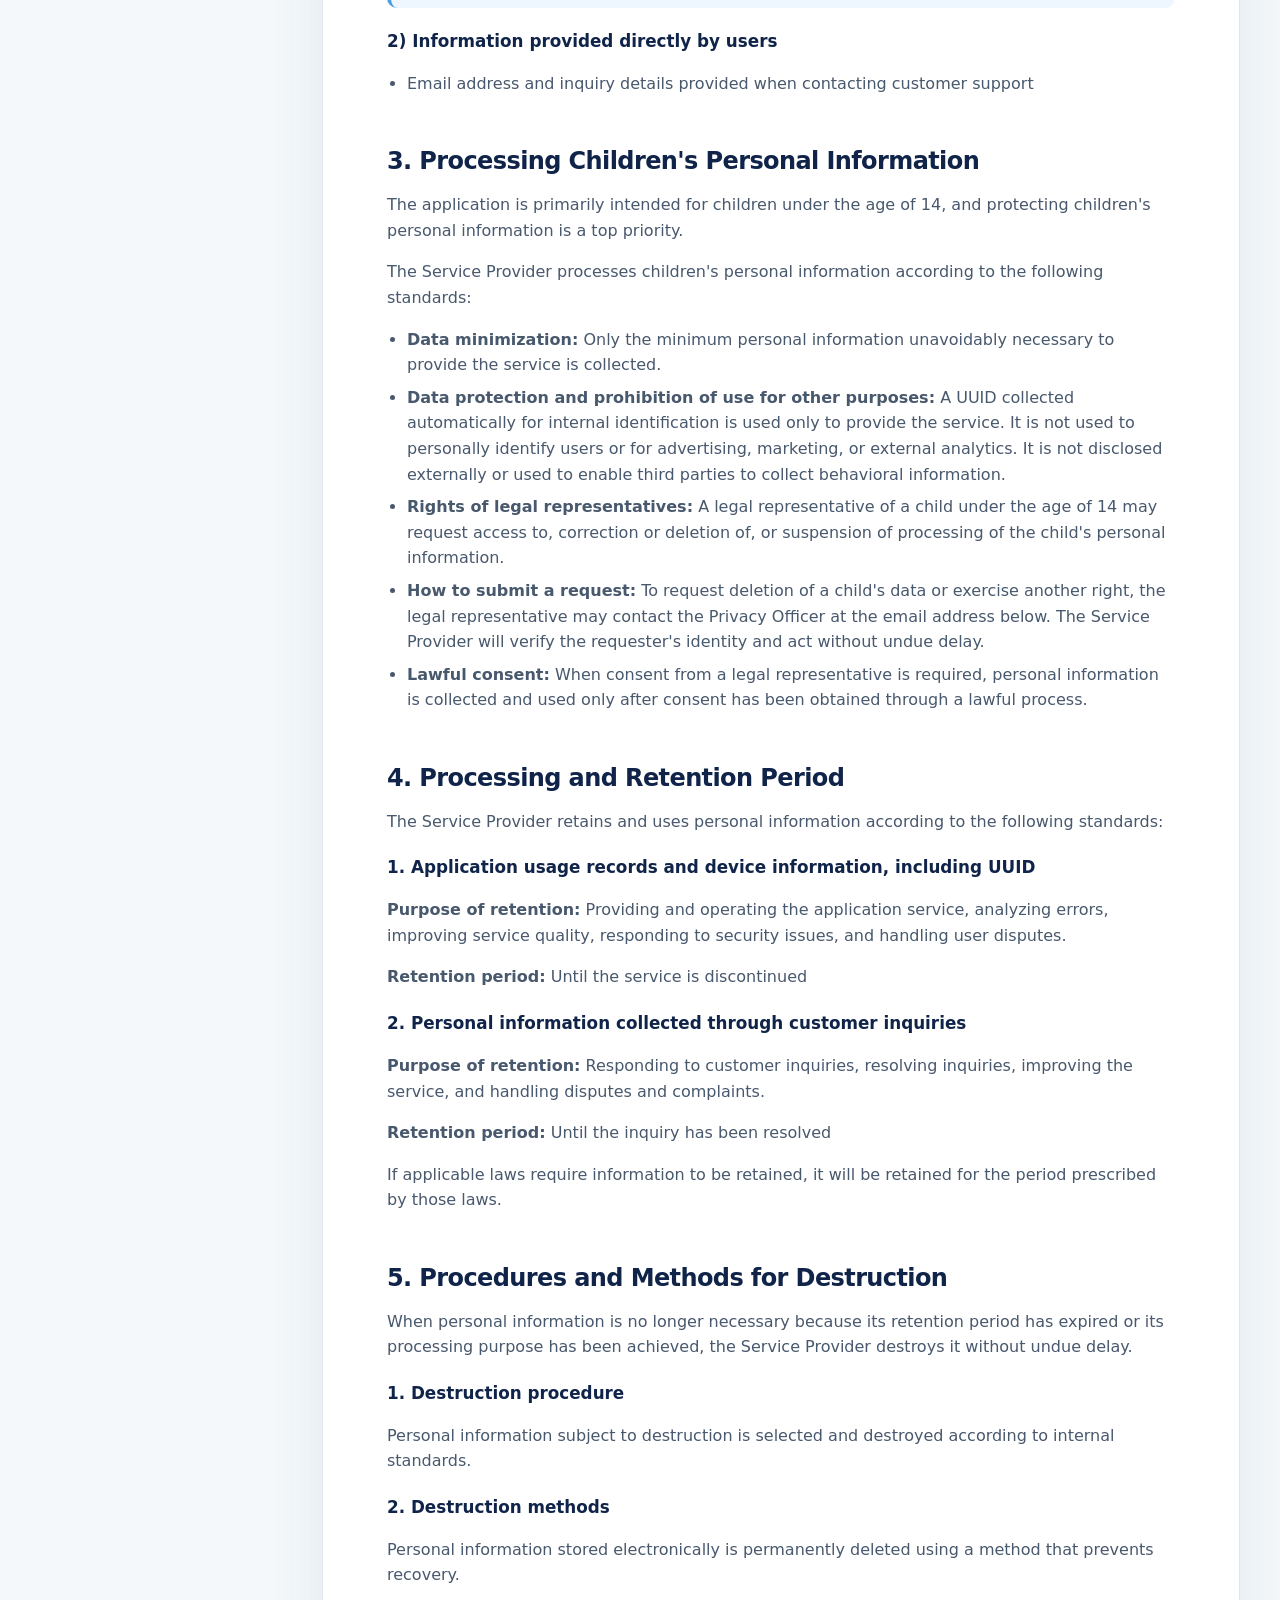
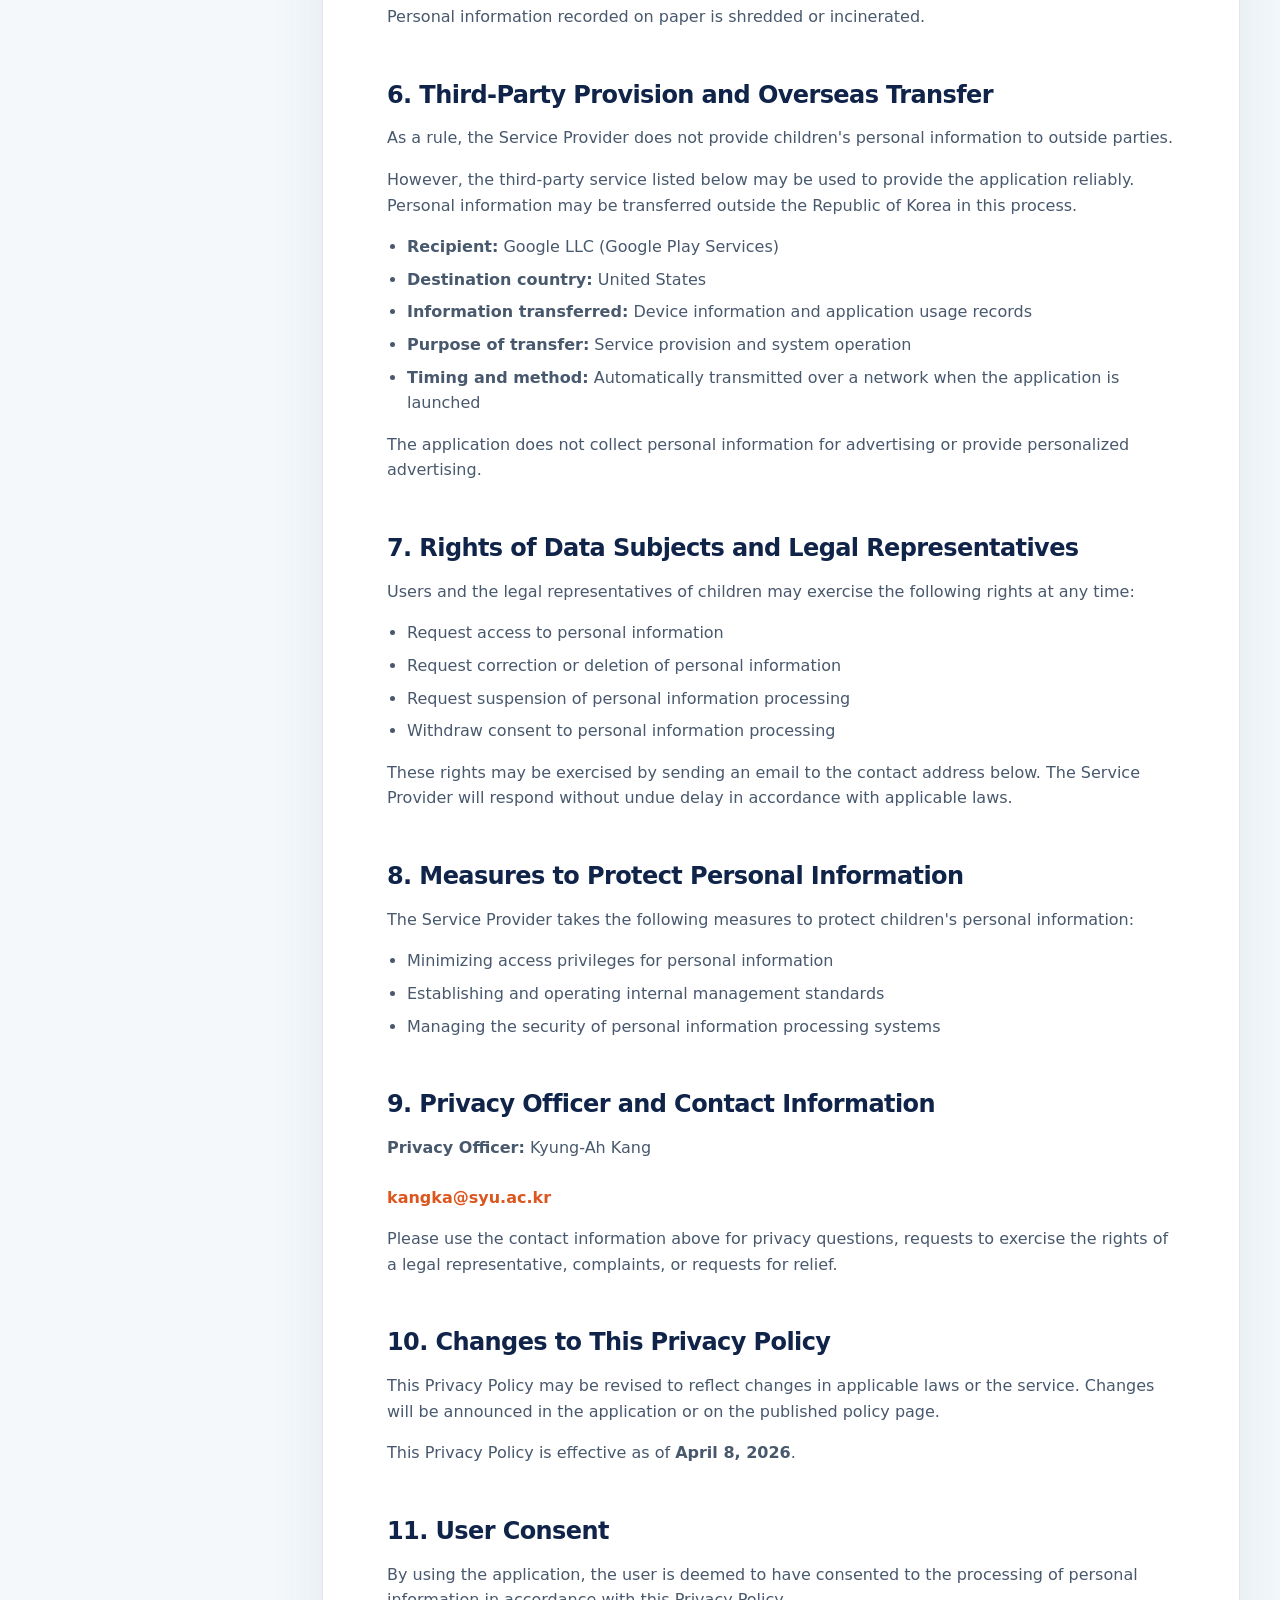
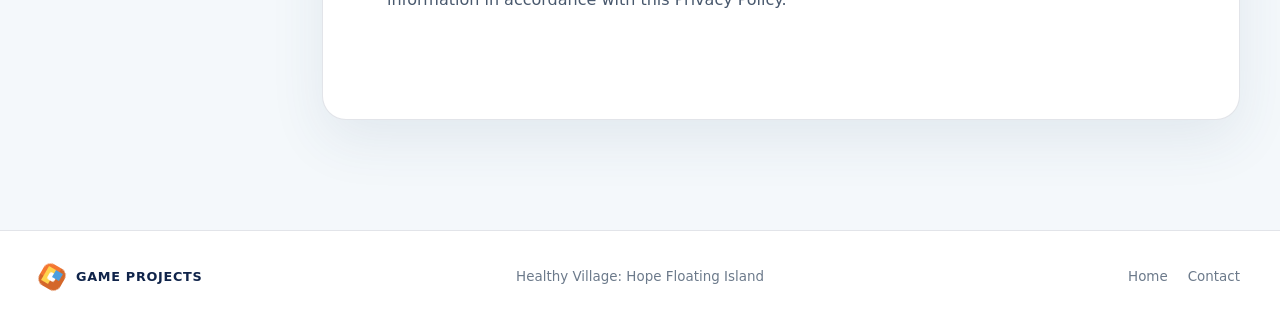
<file: privacy/healthy-village-privacy-policy-en.html>
<!doctype html>
<html lang="en">
<head>
  <meta charset="utf-8">
  <meta name="viewport" content="width=device-width, initial-scale=1">
  <meta name="description" content="Privacy Policy for Healthy Village: Hope Floating Island">
  <meta name="theme-color" content="#dff4ff">
  <title>Privacy Policy | Healthy Village: Hope Floating Island</title>
  <link rel="canonical" href="https://taeon44.github.io/privacy/healthy-village-privacy-policy-en.html">
  <link rel="alternate" hreflang="ko" href="https://taeon44.github.io/privacy/healthy-village-privacy-policy.html">
  <link rel="alternate" hreflang="en" href="https://taeon44.github.io/privacy/healthy-village-privacy-policy-en.html">
  <link rel="alternate" hreflang="x-default" href="https://taeon44.github.io/privacy/healthy-village-privacy-policy.html">
  <link rel="icon" href="../assets/images/healthy-village/icon.png">
  <link rel="stylesheet" href="../assets/css/style.css">
  <script src="../assets/js/main.js" defer></script>
</head>
<body class="legal-body">
  <a class="skip-link" href="#main">Skip to main content</a>

  <header class="site-header is-scrolled" data-header>
    <div class="container header-inner">
      <a class="brand" href="../en/index.html" aria-label="Go to the Game Projects home page">
        <span class="brand-mark" aria-hidden="true"><i></i></span>
        <span>GAME PROJECTS</span>
      </a>
      <nav class="site-nav" aria-label="Main navigation">
        <a href="../en/index.html#projects">Projects</a>
        <a href="../en/index.html#about">About</a>
        <a href="../en/index.html#contact">Contact</a>
        <a class="language-link" href="healthy-village-privacy-policy.html" lang="ko" hreflang="ko" aria-label="한국어 개인정보처리방침 보기">한국어</a>
      </nav>
    </div>
  </header>

  <main id="main" class="legal-page">
    <section class="legal-hero">
      <div class="container">
        <p class="eyebrow">PRIVACY POLICY</p>
        <h1>Privacy Policy</h1>
        <p>This policy explains how information is processed and protected when you use Healthy Village: Hope Floating Island.</p>
      </div>
    </section>

    <div class="legal-main">
      <div class="container legal-layout">
        <nav class="legal-nav" aria-label="Privacy policy contents">
          <strong>Contents</strong>
          <a href="#purpose">1. Processing Purposes</a>
          <a href="#items">2. Information Processed</a>
          <a href="#children">3. Children's Information</a>
          <a href="#retention">4. Retention Period</a>
          <a href="#destruction">5. Destruction</a>
          <a href="#third-party">6. Third Parties</a>
          <a href="#rights">7. User Rights</a>
          <a href="#security">8. Security Measures</a>
          <a href="#contact-policy">9. Contact</a>
          <a href="#changes">10. Policy Changes</a>
          <a href="#consent">11. Consent</a>
        </nav>

        <article class="legal-document">
          <div class="legal-meta">
            <img src="../assets/images/healthy-village/icon.png" alt="Healthy Village: Hope Floating Island app icon">
            <div>
              <strong>Healthy Village: Hope Floating Island</strong>
              <span>Rated for Everyone · Effective April 8, 2026</span>
            </div>
          </div>

          <div class="legal-callout"><strong>Translation notice:</strong> This English version is provided for convenience. If any discrepancy arises, the <a href="healthy-village-privacy-policy.html" hreflang="ko">Korean version</a> takes precedence.</div>

          <p>DevOni (the “Service Provider”) establishes and publishes this Privacy Policy in compliance with the Personal Information Protection Act and other applicable laws when providing the mobile application Healthy Village: Hope Floating Island (“Healthy Village”). Protecting the personal information of children under the age of 14 is a top priority.</p>
          <p>This Privacy Policy applies to the Healthy Village application.</p>

          <section id="purpose">
            <h2>1. Purposes of Processing Personal Information</h2>
            <p>The Service Provider processes personal information for the following purposes. Personal information will not be used for purposes other than those listed below. If a purpose changes, the Service Provider will take the measures required by applicable laws.</p>
            <ul>
              <li>Providing and operating an application service for children</li>
              <li>Analyzing errors arising from service use and providing a stable service</li>
              <li>Improving service quality and responding to security issues</li>
              <li>Responding to customer inquiries and handling disputes and complaints</li>
            </ul>
          </section>

          <section id="items">
            <h2>2. Categories of Personal Information Processed</h2>
            <h3>1) Information collected automatically while using the application</h3>
            <ul>
              <li>Internal identifier (UUID) required to provide the service</li>
              <li>Application usage records, including access time, duration of use, and screens viewed</li>
              <li>Internet Protocol (IP) address</li>
              <li>Mobile device information, including operating system type and version</li>
              <li>Approximate location information at the country or regional level</li>
            </ul>
            <div class="legal-callout">The application does not collect precise location information using GPS or similar technologies.</div>
            <h3>2) Information provided directly by users</h3>
            <ul>
              <li>Email address and inquiry details provided when contacting customer support</li>
            </ul>
          </section>

          <section id="children">
            <h2>3. Processing Children's Personal Information</h2>
            <p>The application is primarily intended for children under the age of 14, and protecting children's personal information is a top priority.</p>
            <p>The Service Provider processes children's personal information according to the following standards:</p>
            <ul>
              <li><strong>Data minimization:</strong> Only the minimum personal information unavoidably necessary to provide the service is collected.</li>
              <li><strong>Data protection and prohibition of use for other purposes:</strong> A UUID collected automatically for internal identification is used only to provide the service. It is not used to personally identify users or for advertising, marketing, or external analytics. It is not disclosed externally or used to enable third parties to collect behavioral information.</li>
              <li><strong>Rights of legal representatives:</strong> A legal representative of a child under the age of 14 may request access to, correction or deletion of, or suspension of processing of the child's personal information.</li>
              <li><strong>How to submit a request:</strong> To request deletion of a child's data or exercise another right, the legal representative may contact the Privacy Officer at the email address below. The Service Provider will verify the requester's identity and act without undue delay.</li>
              <li><strong>Lawful consent:</strong> When consent from a legal representative is required, personal information is collected and used only after consent has been obtained through a lawful process.</li>
            </ul>
          </section>

          <section id="retention">
            <h2>4. Processing and Retention Period</h2>
            <p>The Service Provider retains and uses personal information according to the following standards:</p>
            <h3>1. Application usage records and device information, including UUID</h3>
            <p><strong>Purpose of retention:</strong> Providing and operating the application service, analyzing errors, improving service quality, responding to security issues, and handling user disputes.</p>
            <p><strong>Retention period:</strong> Until the service is discontinued</p>
            <h3>2. Personal information collected through customer inquiries</h3>
            <p><strong>Purpose of retention:</strong> Responding to customer inquiries, resolving inquiries, improving the service, and handling disputes and complaints.</p>
            <p><strong>Retention period:</strong> Until the inquiry has been resolved</p>
            <p>If applicable laws require information to be retained, it will be retained for the period prescribed by those laws.</p>
          </section>

          <section id="destruction">
            <h2>5. Procedures and Methods for Destruction</h2>
            <p>When personal information is no longer necessary because its retention period has expired or its processing purpose has been achieved, the Service Provider destroys it without undue delay.</p>
            <h3>1. Destruction procedure</h3>
            <p>Personal information subject to destruction is selected and destroyed according to internal standards.</p>
            <h3>2. Destruction methods</h3>
            <p>Personal information stored electronically is permanently deleted using a method that prevents recovery.</p>
            <p>Personal information recorded on paper is shredded or incinerated.</p>
          </section>

          <section id="third-party">
            <h2>6. Third-Party Provision and Overseas Transfer</h2>
            <p>As a rule, the Service Provider does not provide children's personal information to outside parties.</p>
            <p>However, the third-party service listed below may be used to provide the application reliably. Personal information may be transferred outside the Republic of Korea in this process.</p>
            <ul>
              <li><strong>Recipient:</strong> Google LLC (Google Play Services)</li>
              <li><strong>Destination country:</strong> United States</li>
              <li><strong>Information transferred:</strong> Device information and application usage records</li>
              <li><strong>Purpose of transfer:</strong> Service provision and system operation</li>
              <li><strong>Timing and method:</strong> Automatically transmitted over a network when the application is launched</li>
            </ul>
            <p>The application does not collect personal information for advertising or provide personalized advertising.</p>
          </section>

          <section id="rights">
            <h2>7. Rights of Data Subjects and Legal Representatives</h2>
            <p>Users and the legal representatives of children may exercise the following rights at any time:</p>
            <ul>
              <li>Request access to personal information</li>
              <li>Request correction or deletion of personal information</li>
              <li>Request suspension of personal information processing</li>
              <li>Withdraw consent to personal information processing</li>
            </ul>
            <p>These rights may be exercised by sending an email to the contact address below. The Service Provider will respond without undue delay in accordance with applicable laws.</p>
          </section>

          <section id="security">
            <h2>8. Measures to Protect Personal Information</h2>
            <p>The Service Provider takes the following measures to protect children's personal information:</p>
            <ul>
              <li>Minimizing access privileges for personal information</li>
              <li>Establishing and operating internal management standards</li>
              <li>Managing the security of personal information processing systems</li>
            </ul>
          </section>

          <section id="contact-policy">
            <h2>9. Privacy Officer and Contact Information</h2>
            <p><strong>Privacy Officer:</strong> Kyung-Ah Kang</p>
            <a class="legal-contact" href="mailto:kangka@syu.ac.kr">kangka@syu.ac.kr</a>
            <p>Please use the contact information above for privacy questions, requests to exercise the rights of a legal representative, complaints, or requests for relief.</p>
          </section>

          <section id="changes">
            <h2>10. Changes to This Privacy Policy</h2>
            <p>This Privacy Policy may be revised to reflect changes in applicable laws or the service. Changes will be announced in the application or on the published policy page.</p>
            <p>This Privacy Policy is effective as of <strong>April 8, 2026</strong>.</p>
          </section>

          <section id="consent">
            <h2>11. User Consent</h2>
            <p>By using the application, the user is deemed to have consented to the processing of personal information in accordance with this Privacy Policy.</p>
          </section>
        </article>
      </div>
    </div>
  </main>

  <footer class="site-footer">
    <div class="container footer-inner">
      <a class="brand brand-footer" href="../en/index.html">
        <span class="brand-mark" aria-hidden="true"><i></i></span>
        <span>GAME PROJECTS</span>
      </a>
      <p>Healthy Village: Hope Floating Island</p>
      <nav aria-label="Footer navigation">
        <a href="../en/index.html">Home</a>
        <a href="mailto:kangka@syu.ac.kr">Contact</a>
      </nav>
    </div>
  </footer>
</body>
</html>
</file>
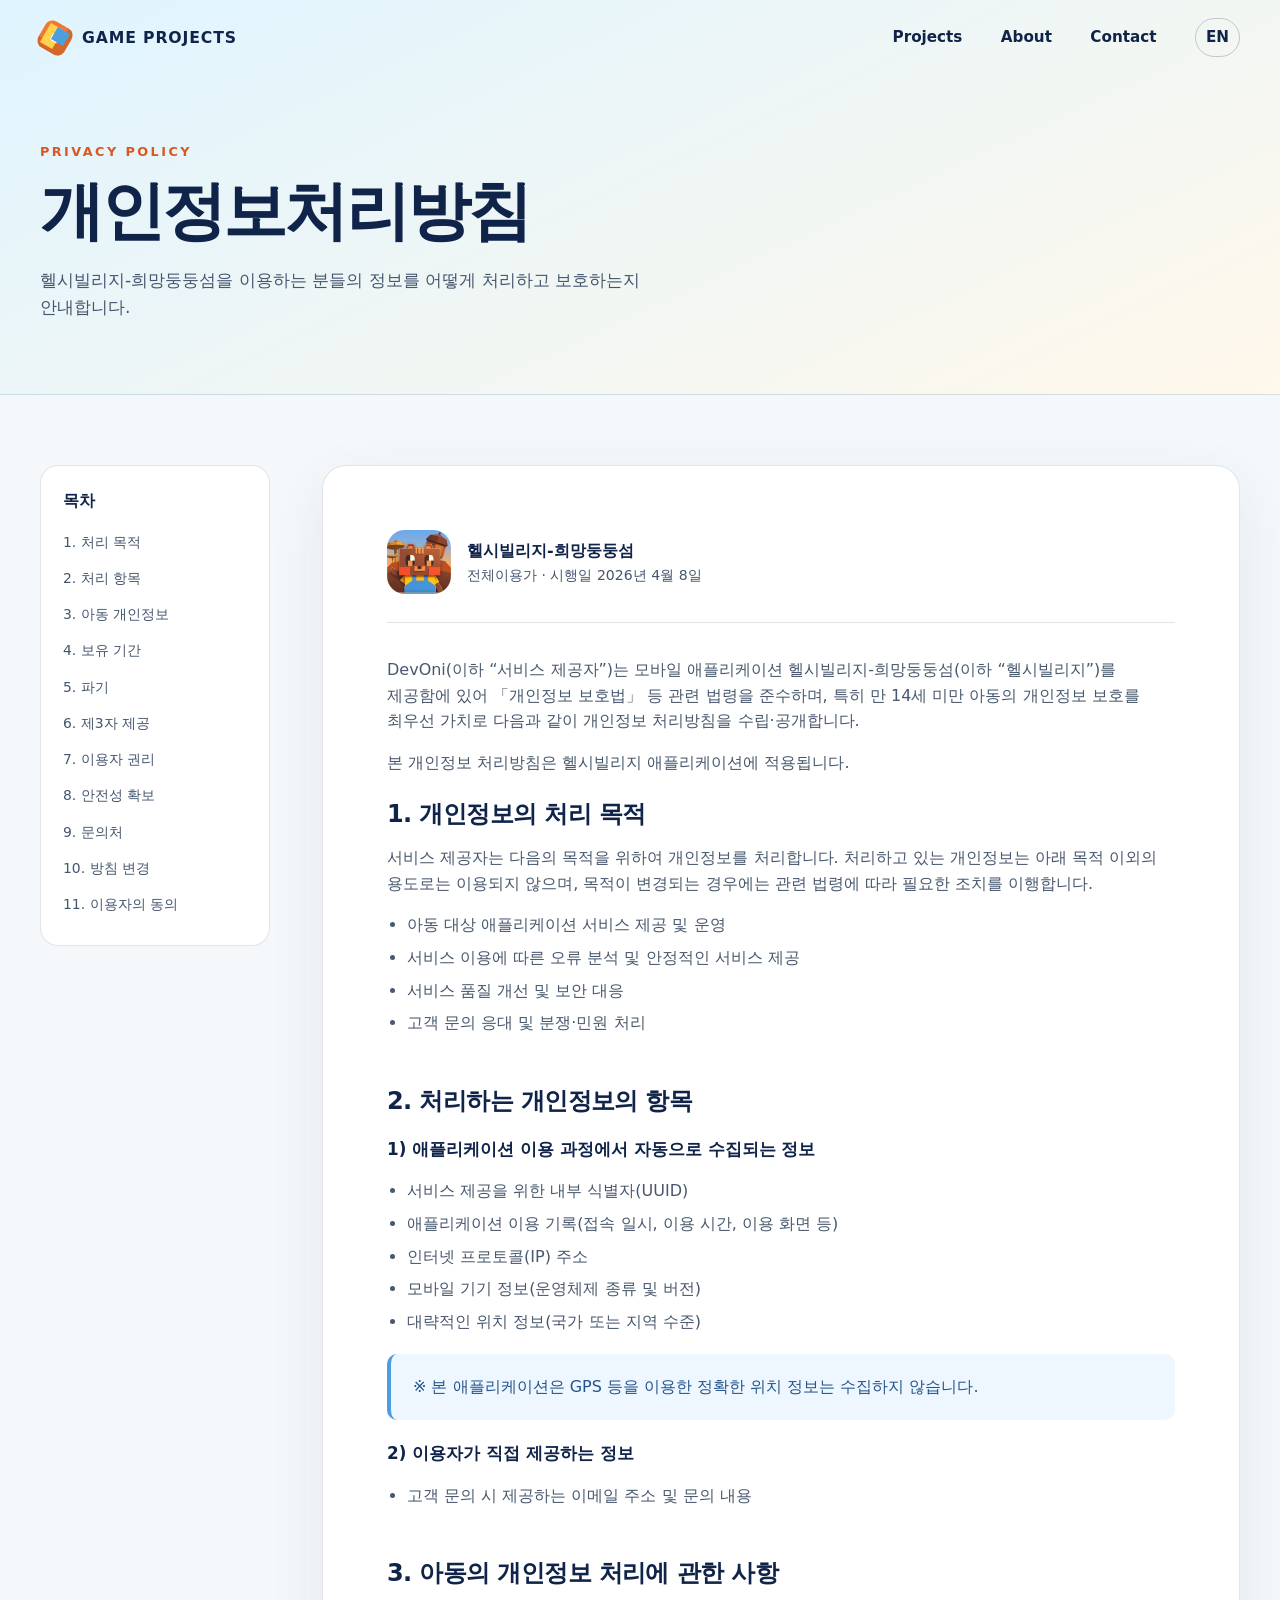
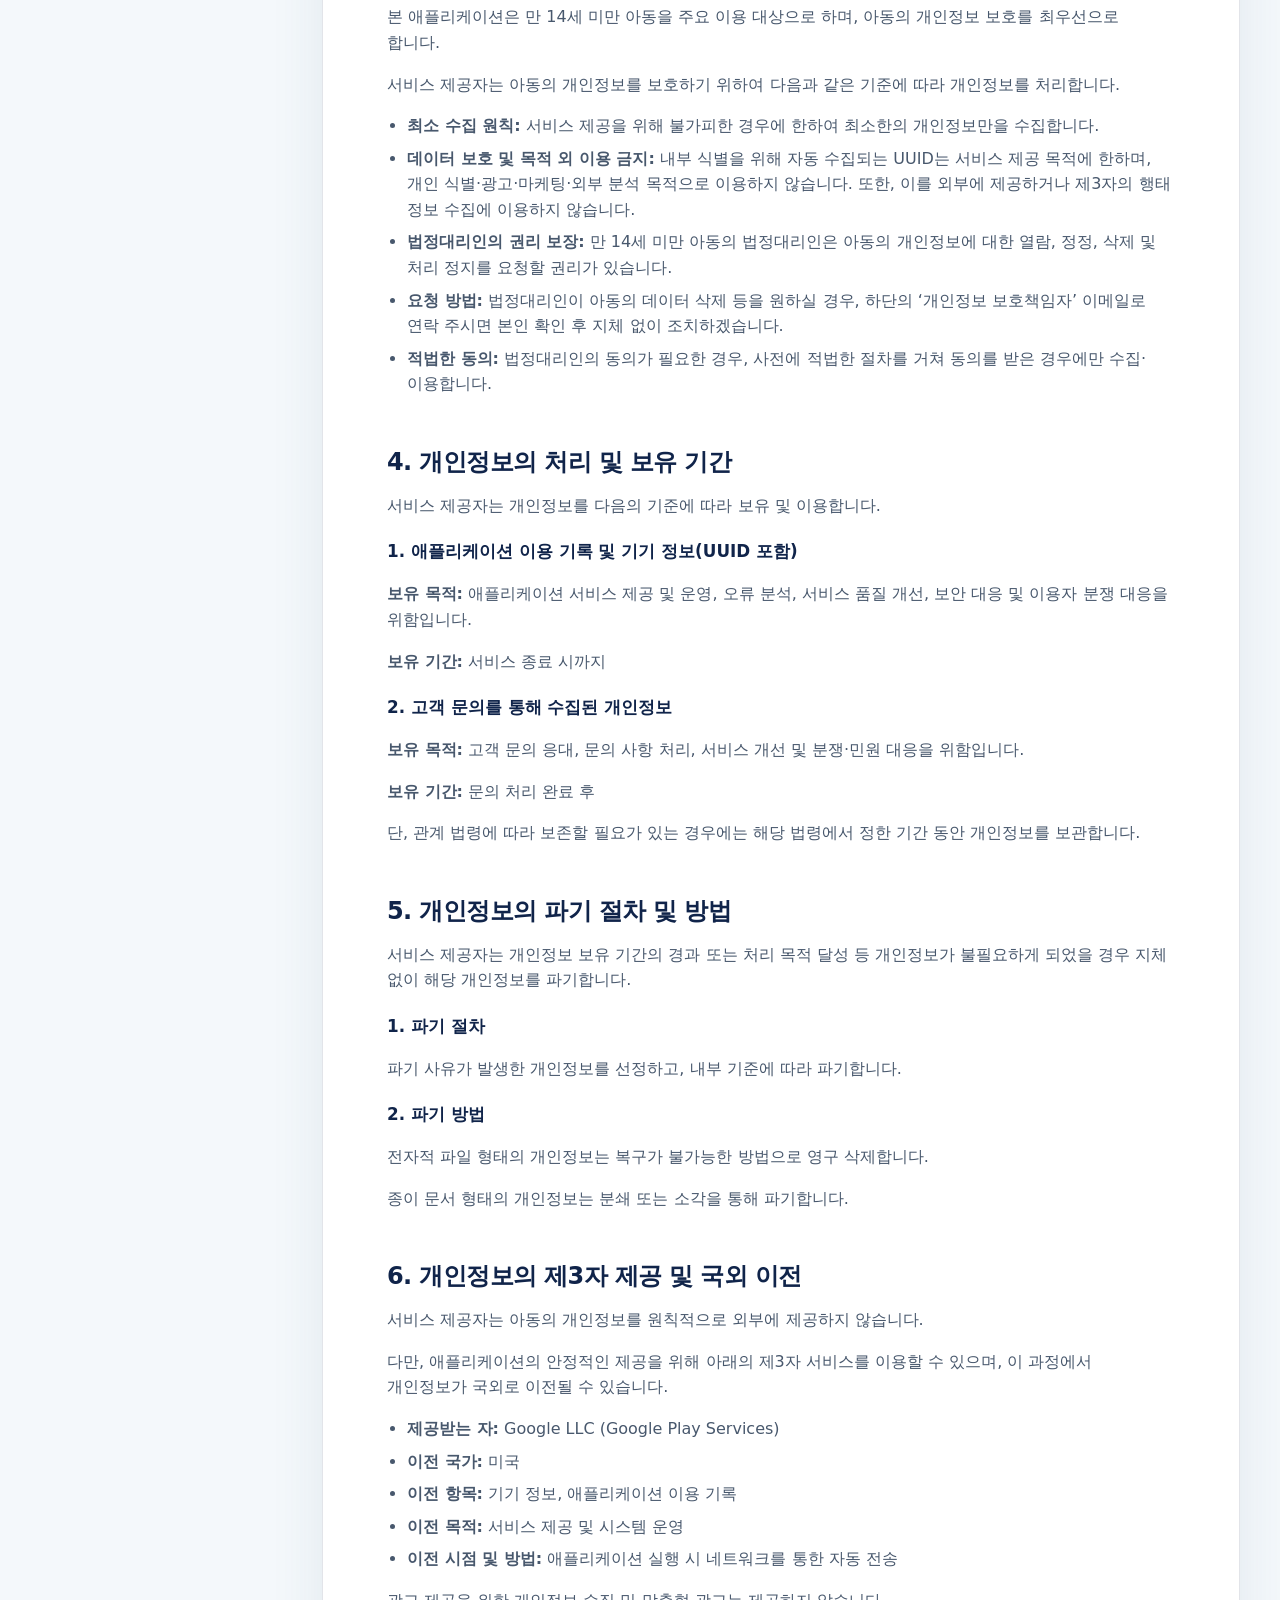
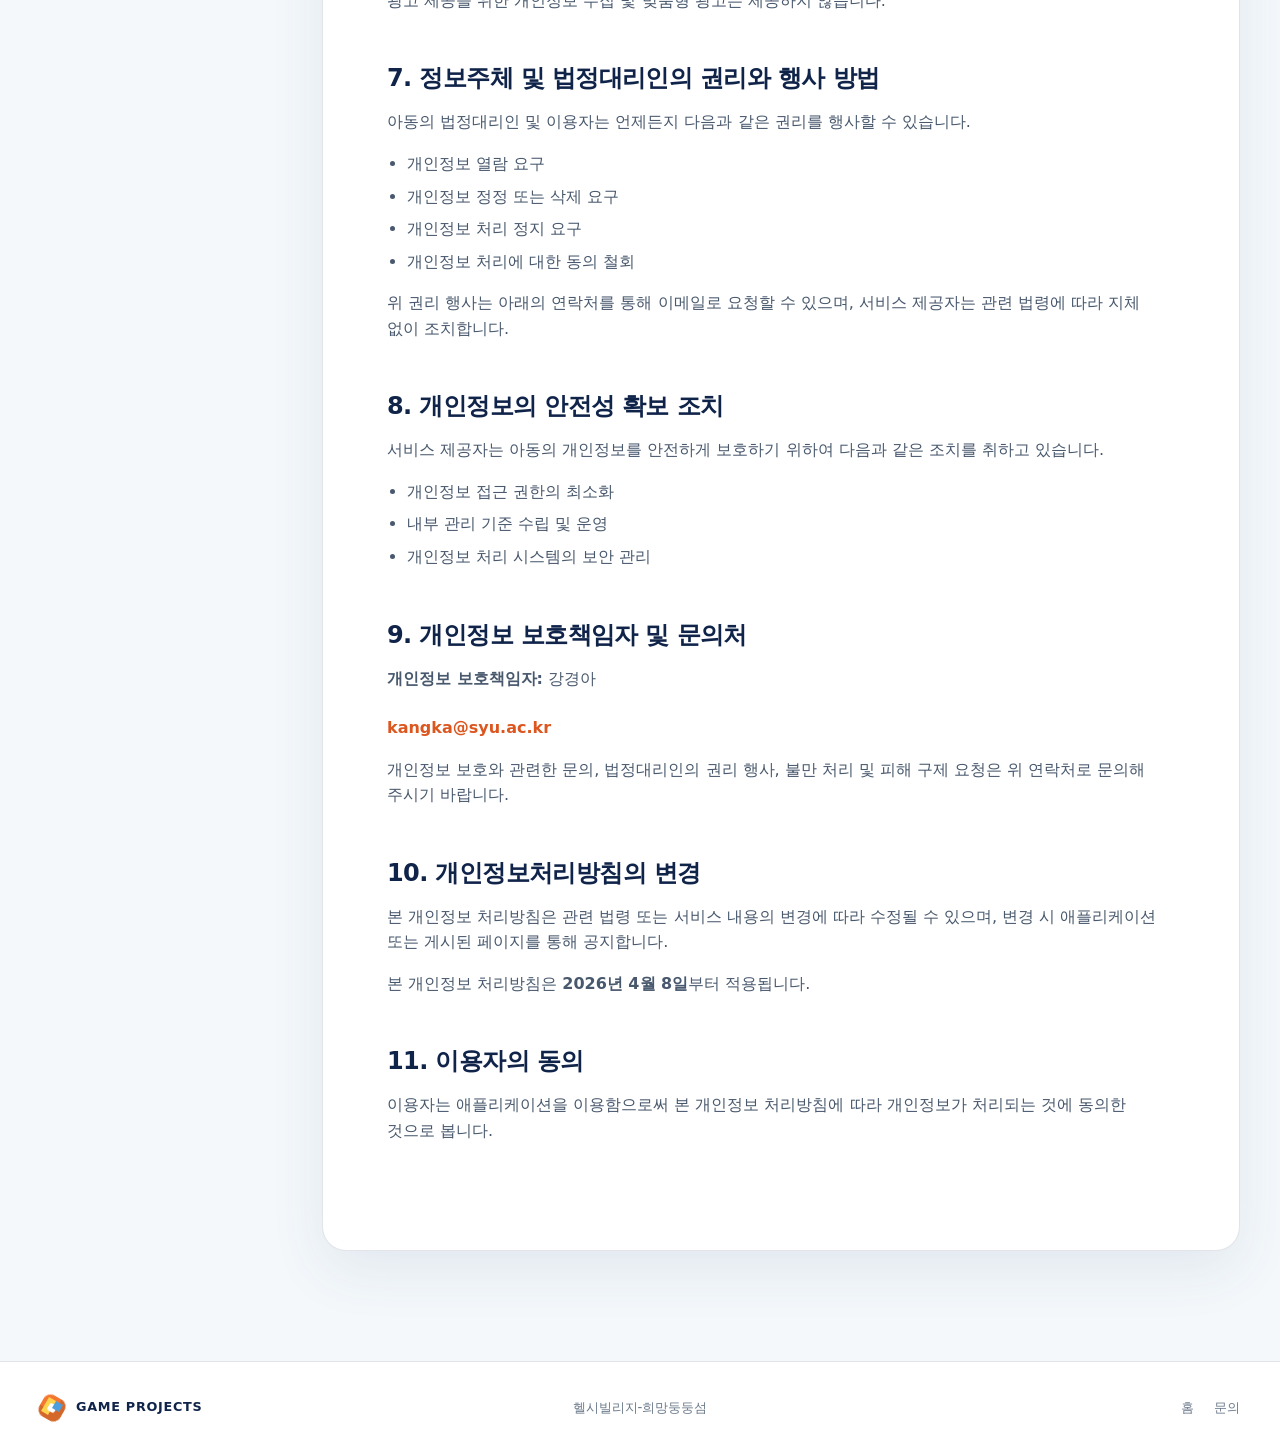
<file: privacy/healthy-village-privacy-policy.html>
<!doctype html>
<html lang="ko">
<head>
  <meta charset="utf-8">
  <meta name="viewport" content="width=device-width, initial-scale=1">
  <meta name="description" content="헬시빌리지-희망둥둥섬 개인정보처리방침">
  <meta name="theme-color" content="#dff4ff">
  <title>개인정보처리방침 | 헬시빌리지-희망둥둥섬</title>
  <link rel="canonical" href="https://taeon44.github.io/privacy/healthy-village-privacy-policy.html">
  <link rel="alternate" hreflang="ko" href="https://taeon44.github.io/privacy/healthy-village-privacy-policy.html">
  <link rel="alternate" hreflang="en" href="https://taeon44.github.io/privacy/healthy-village-privacy-policy-en.html">
  <link rel="alternate" hreflang="x-default" href="https://taeon44.github.io/privacy/healthy-village-privacy-policy.html">
  <link rel="icon" href="../assets/images/healthy-village/icon.png">
  <link rel="stylesheet" href="../assets/css/style.css">
  <script src="../assets/js/main.js" defer></script>
</head>
<body class="legal-body">
  <a class="skip-link" href="#main">본문으로 바로가기</a>

  <header class="site-header is-scrolled" data-header>
    <div class="container header-inner">
      <a class="brand" href="../ko/index.html" aria-label="Game Projects 홈으로 이동">
        <span class="brand-mark" aria-hidden="true"><i></i></span>
        <span>GAME PROJECTS</span>
      </a>
      <nav class="site-nav" aria-label="주요 메뉴">
        <a href="../ko/index.html#projects">Projects</a>
        <a href="../ko/index.html#about">About</a>
        <a href="../ko/index.html#contact">Contact</a>
        <a class="language-link" href="healthy-village-privacy-policy-en.html" lang="en" hreflang="en" aria-label="View this privacy policy in English">EN</a>
      </nav>
    </div>
  </header>

  <main id="main" class="legal-page">
    <section class="legal-hero">
      <div class="container">
        <p class="eyebrow">PRIVACY POLICY</p>
        <h1>개인정보처리방침</h1>
        <p>헬시빌리지-희망둥둥섬을 이용하는 분들의 정보를 어떻게 처리하고 보호하는지 안내합니다.</p>
      </div>
    </section>

    <div class="legal-main">
      <div class="container legal-layout">
        <nav class="legal-nav" aria-label="개인정보처리방침 목차">
          <strong>목차</strong>
          <a href="#purpose">1. 처리 목적</a>
          <a href="#items">2. 처리 항목</a>
          <a href="#children">3. 아동 개인정보</a>
          <a href="#retention">4. 보유 기간</a>
          <a href="#destruction">5. 파기</a>
          <a href="#third-party">6. 제3자 제공</a>
          <a href="#rights">7. 이용자 권리</a>
          <a href="#security">8. 안전성 확보</a>
          <a href="#contact-policy">9. 문의처</a>
          <a href="#changes">10. 방침 변경</a>
          <a href="#consent">11. 이용자의 동의</a>
        </nav>

        <article class="legal-document">
          <div class="legal-meta">
            <img src="../assets/images/healthy-village/icon.png" alt="헬시빌리지-희망둥둥섬 앱 아이콘">
            <div>
              <strong>헬시빌리지-희망둥둥섬</strong>
              <span>전체이용가 · 시행일 2026년 4월 8일</span>
            </div>
          </div>

          <p>DevOni(이하 “서비스 제공자”)는 모바일 애플리케이션 헬시빌리지-희망둥둥섬(이하 “헬시빌리지”)를 제공함에 있어 「개인정보 보호법」 등 관련 법령을 준수하며, 특히 만 14세 미만 아동의 개인정보 보호를 최우선 가치로 다음과 같이 개인정보 처리방침을 수립·공개합니다.</p>
          <p>본 개인정보 처리방침은 헬시빌리지 애플리케이션에 적용됩니다.</p>

          <section id="purpose">
            <h2>1. 개인정보의 처리 목적</h2>
            <p>서비스 제공자는 다음의 목적을 위하여 개인정보를 처리합니다. 처리하고 있는 개인정보는 아래 목적 이외의 용도로는 이용되지 않으며, 목적이 변경되는 경우에는 관련 법령에 따라 필요한 조치를 이행합니다.</p>
            <ul>
              <li>아동 대상 애플리케이션 서비스 제공 및 운영</li>
              <li>서비스 이용에 따른 오류 분석 및 안정적인 서비스 제공</li>
              <li>서비스 품질 개선 및 보안 대응</li>
              <li>고객 문의 응대 및 분쟁·민원 처리</li>
            </ul>
          </section>

          <section id="items">
            <h2>2. 처리하는 개인정보의 항목</h2>
            <h3>1) 애플리케이션 이용 과정에서 자동으로 수집되는 정보</h3>
            <ul>
              <li>서비스 제공을 위한 내부 식별자(UUID)</li>
              <li>애플리케이션 이용 기록(접속 일시, 이용 시간, 이용 화면 등)</li>
              <li>인터넷 프로토콜(IP) 주소</li>
              <li>모바일 기기 정보(운영체제 종류 및 버전)</li>
              <li>대략적인 위치 정보(국가 또는 지역 수준)</li>
            </ul>
            <div class="legal-callout">※ 본 애플리케이션은 GPS 등을 이용한 정확한 위치 정보는 수집하지 않습니다.</div>
            <h3>2) 이용자가 직접 제공하는 정보</h3>
            <ul>
              <li>고객 문의 시 제공하는 이메일 주소 및 문의 내용</li>
            </ul>
          </section>

          <section id="children">
            <h2>3. 아동의 개인정보 처리에 관한 사항</h2>
            <p>본 애플리케이션은 만 14세 미만 아동을 주요 이용 대상으로 하며, 아동의 개인정보 보호를 최우선으로 합니다.</p>
            <p>서비스 제공자는 아동의 개인정보를 보호하기 위하여 다음과 같은 기준에 따라 개인정보를 처리합니다.</p>
            <ul>
              <li><strong>최소 수집 원칙:</strong> 서비스 제공을 위해 불가피한 경우에 한하여 최소한의 개인정보만을 수집합니다.</li>
              <li><strong>데이터 보호 및 목적 외 이용 금지:</strong> 내부 식별을 위해 자동 수집되는 UUID는 서비스 제공 목적에 한하며, 개인 식별·광고·마케팅·외부 분석 목적으로 이용하지 않습니다. 또한, 이를 외부에 제공하거나 제3자의 행태 정보 수집에 이용하지 않습니다.</li>
              <li><strong>법정대리인의 권리 보장:</strong> 만 14세 미만 아동의 법정대리인은 아동의 개인정보에 대한 열람, 정정, 삭제 및 처리 정지를 요청할 권리가 있습니다.</li>
              <li><strong>요청 방법:</strong> 법정대리인이 아동의 데이터 삭제 등을 원하실 경우, 하단의 ‘개인정보 보호책임자’ 이메일로 연락 주시면 본인 확인 후 지체 없이 조치하겠습니다.</li>
              <li><strong>적법한 동의:</strong> 법정대리인의 동의가 필요한 경우, 사전에 적법한 절차를 거쳐 동의를 받은 경우에만 수집·이용합니다.</li>
            </ul>
          </section>

          <section id="retention">
            <h2>4. 개인정보의 처리 및 보유 기간</h2>
            <p>서비스 제공자는 개인정보를 다음의 기준에 따라 보유 및 이용합니다.</p>
            <h3>1. 애플리케이션 이용 기록 및 기기 정보(UUID 포함)</h3>
            <p><strong>보유 목적:</strong> 애플리케이션 서비스 제공 및 운영, 오류 분석, 서비스 품질 개선, 보안 대응 및 이용자 분쟁 대응을 위함입니다.</p>
            <p><strong>보유 기간:</strong> 서비스 종료 시까지</p>
            <h3>2. 고객 문의를 통해 수집된 개인정보</h3>
            <p><strong>보유 목적:</strong> 고객 문의 응대, 문의 사항 처리, 서비스 개선 및 분쟁·민원 대응을 위함입니다.</p>
            <p><strong>보유 기간:</strong> 문의 처리 완료 후</p>
            <p>단, 관계 법령에 따라 보존할 필요가 있는 경우에는 해당 법령에서 정한 기간 동안 개인정보를 보관합니다.</p>
          </section>

          <section id="destruction">
            <h2>5. 개인정보의 파기 절차 및 방법</h2>
            <p>서비스 제공자는 개인정보 보유 기간의 경과 또는 처리 목적 달성 등 개인정보가 불필요하게 되었을 경우 지체 없이 해당 개인정보를 파기합니다.</p>
            <h3>1. 파기 절차</h3>
            <p>파기 사유가 발생한 개인정보를 선정하고, 내부 기준에 따라 파기합니다.</p>
            <h3>2. 파기 방법</h3>
            <p>전자적 파일 형태의 개인정보는 복구가 불가능한 방법으로 영구 삭제합니다.</p>
            <p>종이 문서 형태의 개인정보는 분쇄 또는 소각을 통해 파기합니다.</p>
          </section>

          <section id="third-party">
            <h2>6. 개인정보의 제3자 제공 및 국외 이전</h2>
            <p>서비스 제공자는 아동의 개인정보를 원칙적으로 외부에 제공하지 않습니다.</p>
            <p>다만, 애플리케이션의 안정적인 제공을 위해 아래의 제3자 서비스를 이용할 수 있으며, 이 과정에서 개인정보가 국외로 이전될 수 있습니다.</p>
            <ul>
              <li><strong>제공받는 자:</strong> Google LLC (Google Play Services)</li>
              <li><strong>이전 국가:</strong> 미국</li>
              <li><strong>이전 항목:</strong> 기기 정보, 애플리케이션 이용 기록</li>
              <li><strong>이전 목적:</strong> 서비스 제공 및 시스템 운영</li>
              <li><strong>이전 시점 및 방법:</strong> 애플리케이션 실행 시 네트워크를 통한 자동 전송</li>
            </ul>
            <p>광고 제공을 위한 개인정보 수집 및 맞춤형 광고는 제공하지 않습니다.</p>
          </section>

          <section id="rights">
            <h2>7. 정보주체 및 법정대리인의 권리와 행사 방법</h2>
            <p>아동의 법정대리인 및 이용자는 언제든지 다음과 같은 권리를 행사할 수 있습니다.</p>
            <ul>
              <li>개인정보 열람 요구</li>
              <li>개인정보 정정 또는 삭제 요구</li>
              <li>개인정보 처리 정지 요구</li>
              <li>개인정보 처리에 대한 동의 철회</li>
            </ul>
            <p>위 권리 행사는 아래의 연락처를 통해 이메일로 요청할 수 있으며, 서비스 제공자는 관련 법령에 따라 지체 없이 조치합니다.</p>
          </section>

          <section id="security">
            <h2>8. 개인정보의 안전성 확보 조치</h2>
            <p>서비스 제공자는 아동의 개인정보를 안전하게 보호하기 위하여 다음과 같은 조치를 취하고 있습니다.</p>
            <ul>
              <li>개인정보 접근 권한의 최소화</li>
              <li>내부 관리 기준 수립 및 운영</li>
              <li>개인정보 처리 시스템의 보안 관리</li>
            </ul>
          </section>

          <section id="contact-policy">
            <h2>9. 개인정보 보호책임자 및 문의처</h2>
            <p><strong>개인정보 보호책임자:</strong> 강경아</p>
            <a class="legal-contact" href="mailto:kangka@syu.ac.kr">kangka@syu.ac.kr</a>
            <p>개인정보 보호와 관련한 문의, 법정대리인의 권리 행사, 불만 처리 및 피해 구제 요청은 위 연락처로 문의해 주시기 바랍니다.</p>
          </section>

          <section id="changes">
            <h2>10. 개인정보처리방침의 변경</h2>
            <p>본 개인정보 처리방침은 관련 법령 또는 서비스 내용의 변경에 따라 수정될 수 있으며, 변경 시 애플리케이션 또는 게시된 페이지를 통해 공지합니다.</p>
            <p>본 개인정보 처리방침은 <strong>2026년 4월 8일</strong>부터 적용됩니다.</p>
          </section>

          <section id="consent">
            <h2>11. 이용자의 동의</h2>
            <p>이용자는 애플리케이션을 이용함으로써 본 개인정보 처리방침에 따라 개인정보가 처리되는 것에 동의한 것으로 봅니다.</p>
          </section>
        </article>
      </div>
    </div>
  </main>

  <footer class="site-footer">
    <div class="container footer-inner">
      <a class="brand brand-footer" href="../ko/index.html">
        <span class="brand-mark" aria-hidden="true"><i></i></span>
        <span>GAME PROJECTS</span>
      </a>
      <p>헬시빌리지-희망둥둥섬</p>
      <nav aria-label="하단 메뉴">
        <a href="../ko/index.html">홈</a>
        <a href="mailto:kangka@syu.ac.kr">문의</a>
      </nav>
    </div>
  </footer>
</body>
</html>
</file>
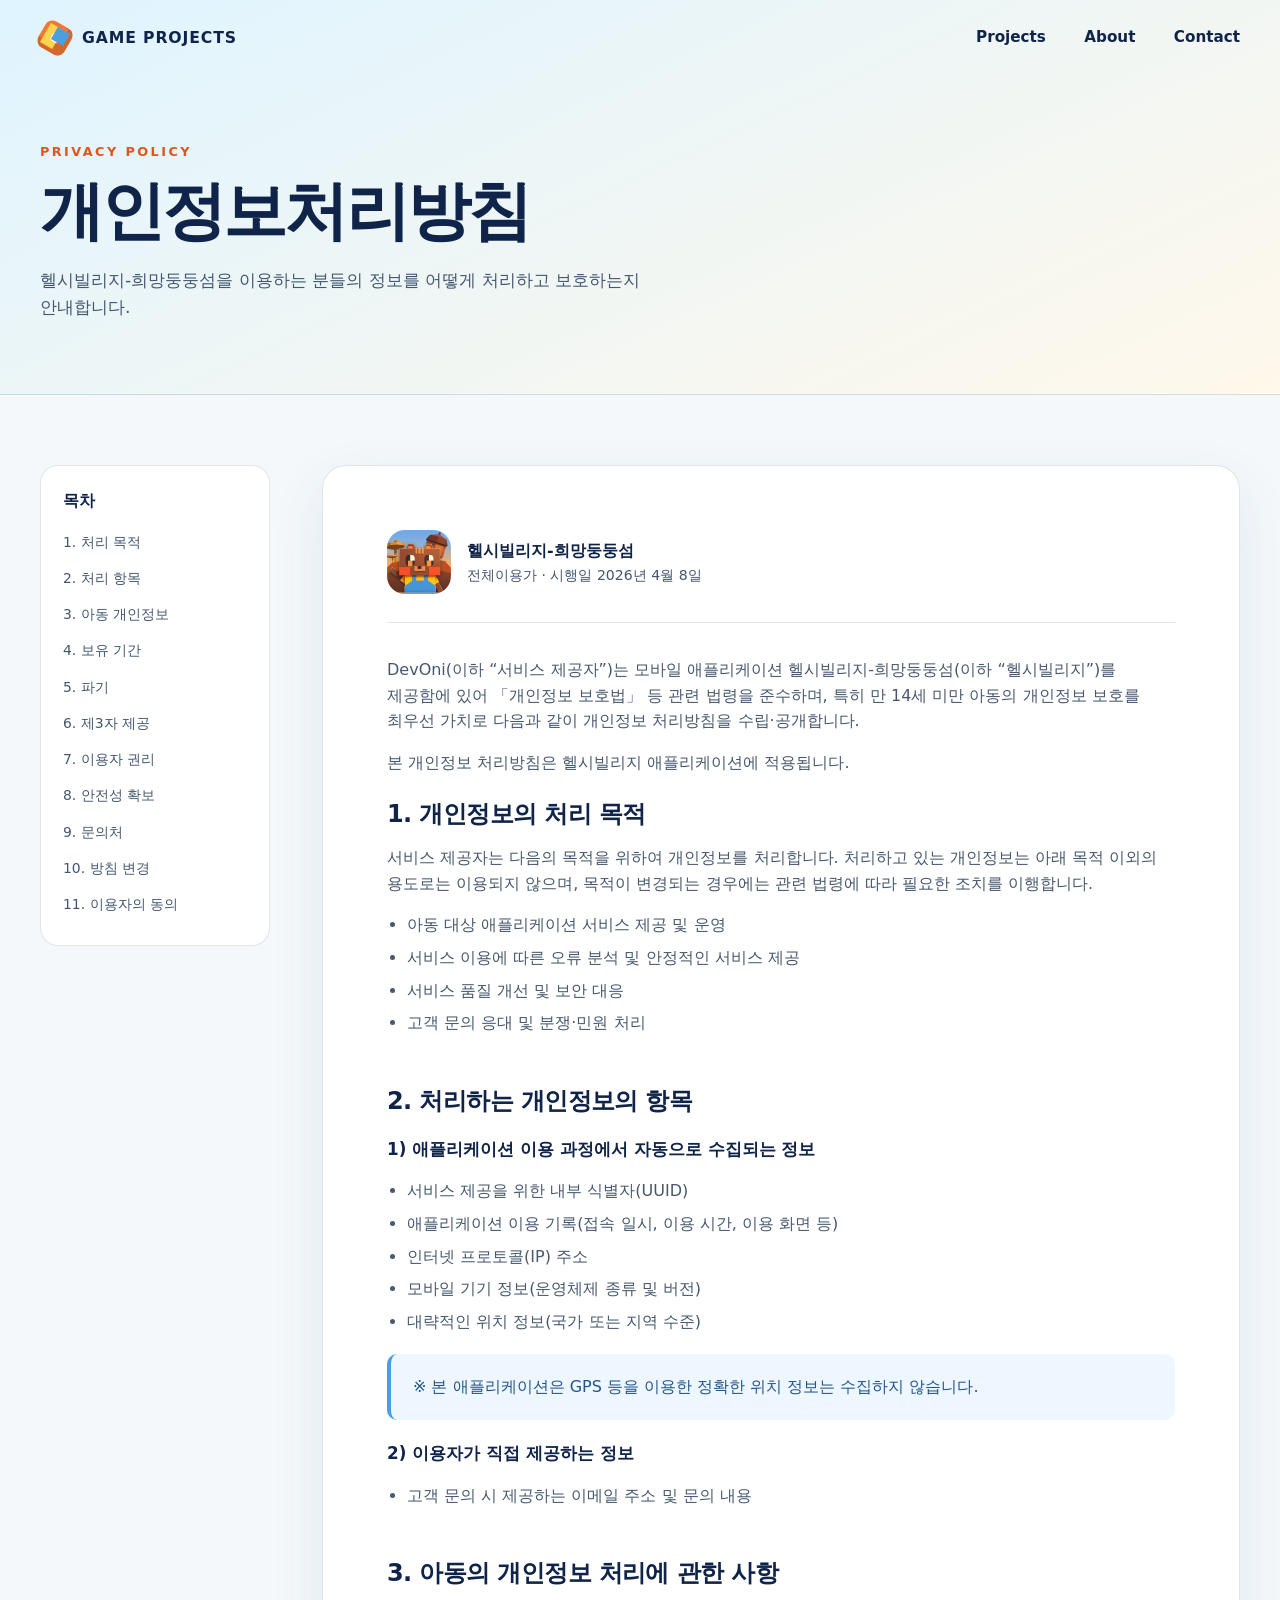
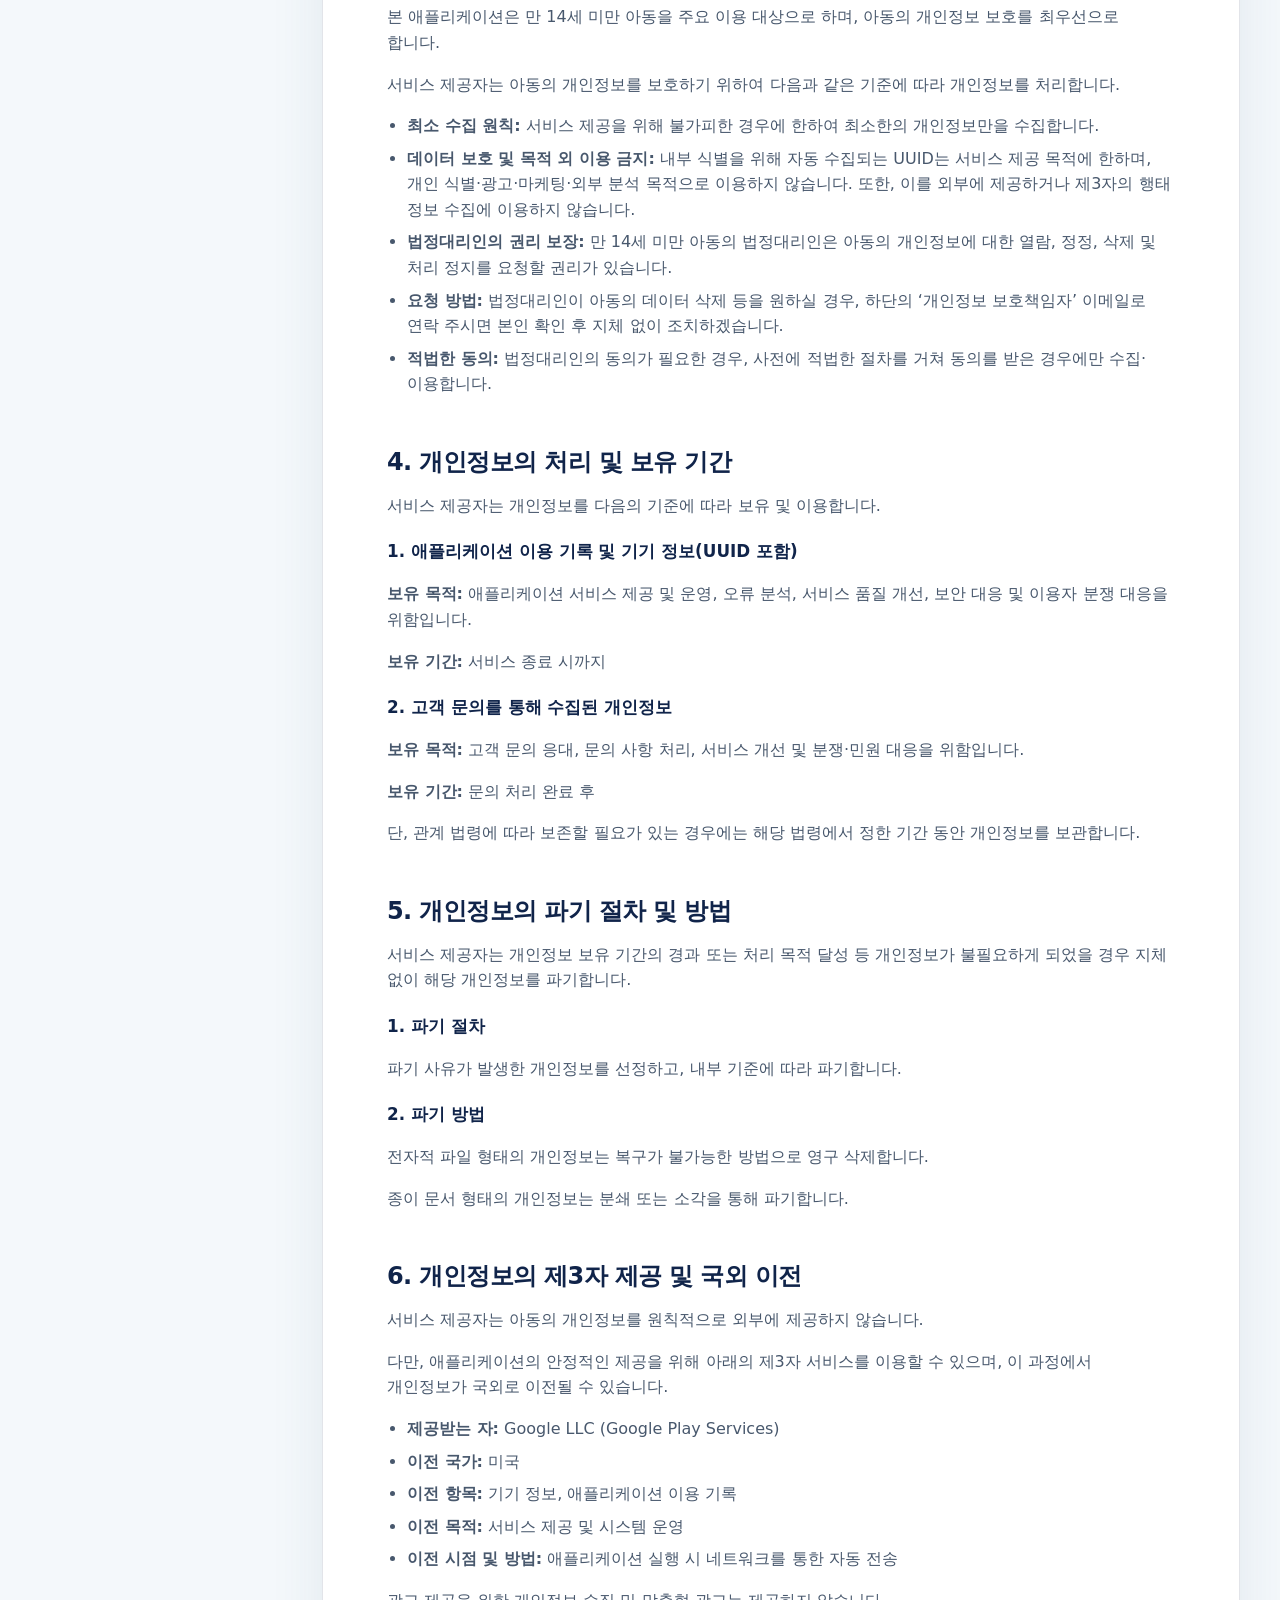
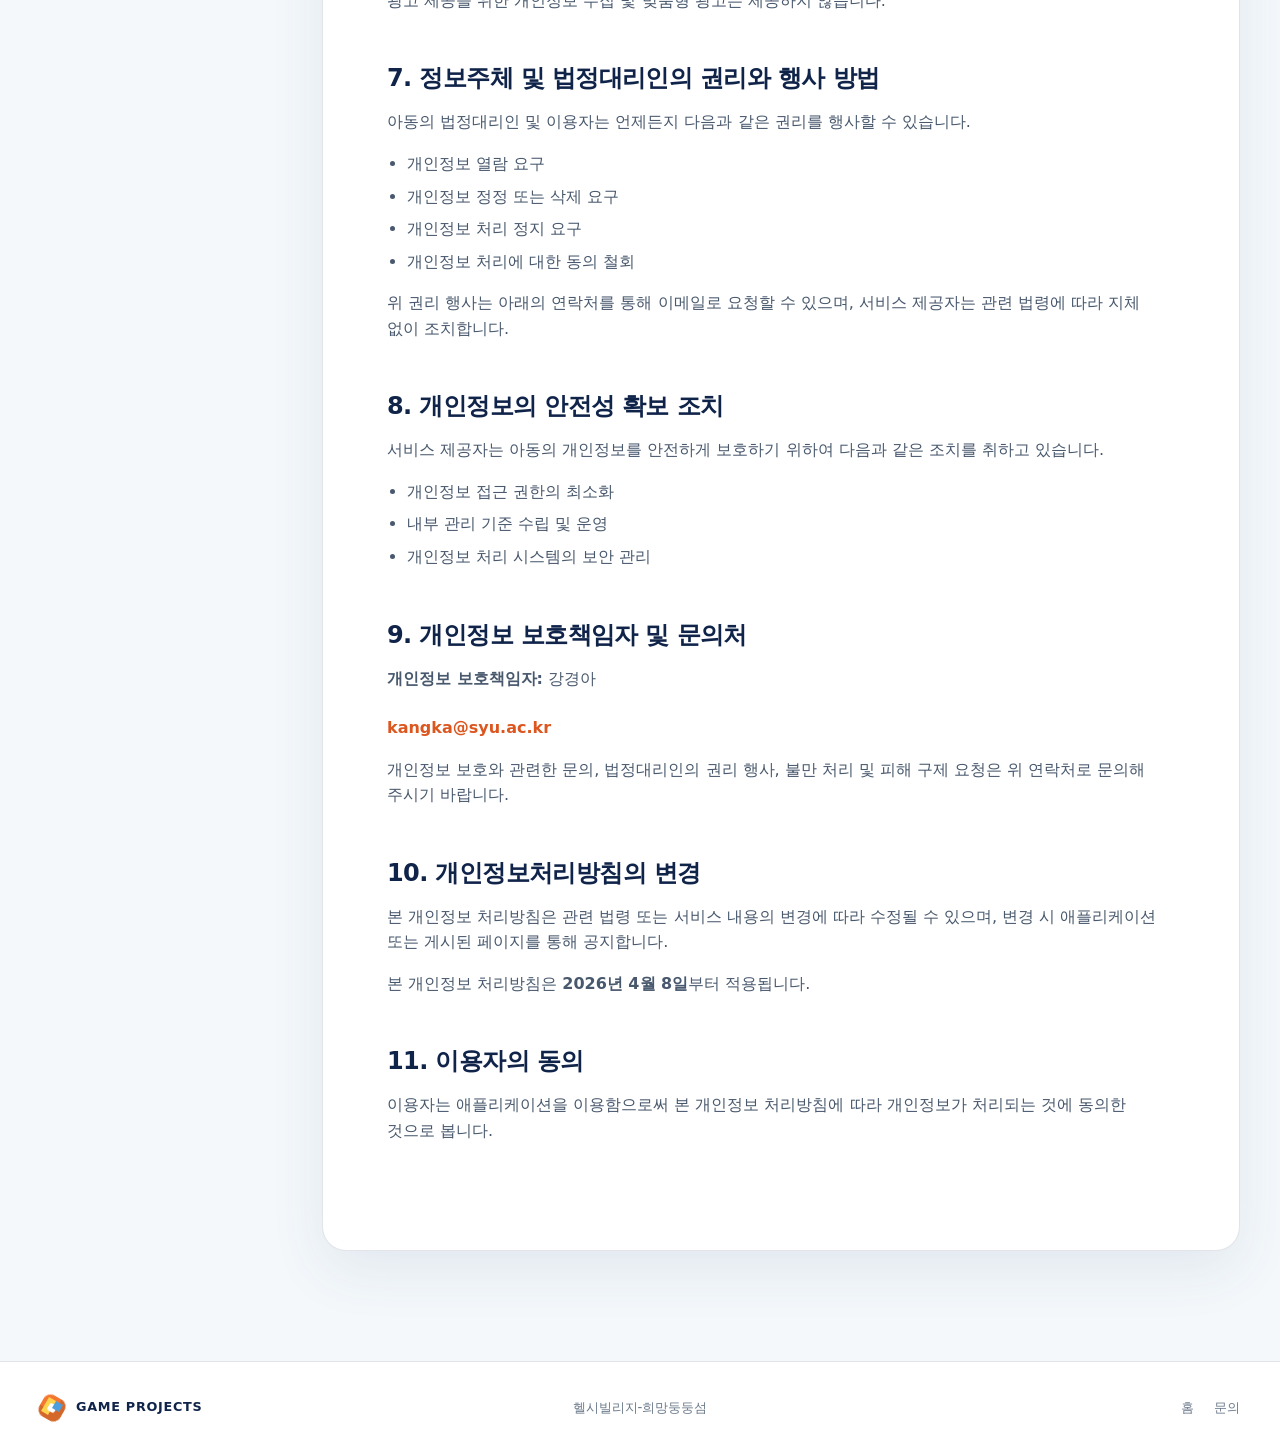
<file: privacy/healthy-village.html>
<!doctype html>
<html lang="ko">
<head>
  <meta charset="utf-8">
  <meta name="viewport" content="width=device-width, initial-scale=1">
  <meta name="description" content="헬시빌리지-희망둥둥섬 개인정보처리방침">
  <meta name="theme-color" content="#dff4ff">
  <title>개인정보처리방침 | 헬시빌리지-희망둥둥섬</title>
  <link rel="icon" href="../assets/images/healthy-village/icon.png">
  <link rel="stylesheet" href="../assets/css/style.css">
  <script src="../assets/js/main.js" defer></script>
</head>
<body class="legal-body">
  <a class="skip-link" href="#main">본문으로 바로가기</a>

  <header class="site-header is-scrolled" data-header>
    <div class="container header-inner">
      <a class="brand" href="../index.html" aria-label="Game Projects 홈으로 이동">
        <span class="brand-mark" aria-hidden="true"><i></i></span>
        <span>GAME PROJECTS</span>
      </a>
      <nav class="site-nav" aria-label="주요 메뉴">
        <a href="../index.html#projects">Projects</a>
        <a href="../index.html#about">About</a>
        <a href="../index.html#contact">Contact</a>
      </nav>
    </div>
  </header>

  <main id="main" class="legal-page">
    <section class="legal-hero">
      <div class="container">
        <p class="eyebrow">PRIVACY POLICY</p>
        <h1>개인정보처리방침</h1>
        <p>헬시빌리지-희망둥둥섬을 이용하는 분들의 정보를 어떻게 처리하고 보호하는지 안내합니다.</p>
      </div>
    </section>

    <div class="legal-main">
      <div class="container legal-layout">
        <nav class="legal-nav" aria-label="개인정보처리방침 목차">
          <strong>목차</strong>
          <a href="#purpose">1. 처리 목적</a>
          <a href="#items">2. 처리 항목</a>
          <a href="#children">3. 아동 개인정보</a>
          <a href="#retention">4. 보유 기간</a>
          <a href="#destruction">5. 파기</a>
          <a href="#third-party">6. 제3자 제공</a>
          <a href="#rights">7. 이용자 권리</a>
          <a href="#security">8. 안전성 확보</a>
          <a href="#contact-policy">9. 문의처</a>
          <a href="#changes">10. 방침 변경</a>
          <a href="#consent">11. 이용자의 동의</a>
        </nav>

        <article class="legal-document">
          <div class="legal-meta">
            <img src="../assets/images/healthy-village/icon.png" alt="헬시빌리지-희망둥둥섬 앱 아이콘">
            <div>
              <strong>헬시빌리지-희망둥둥섬</strong>
              <span>전체이용가 · 시행일 2026년 4월 8일</span>
            </div>
          </div>

          <p>DevOni(이하 “서비스 제공자”)는 모바일 애플리케이션 헬시빌리지-희망둥둥섬(이하 “헬시빌리지”)를 제공함에 있어 「개인정보 보호법」 등 관련 법령을 준수하며, 특히 만 14세 미만 아동의 개인정보 보호를 최우선 가치로 다음과 같이 개인정보 처리방침을 수립·공개합니다.</p>
          <p>본 개인정보 처리방침은 헬시빌리지 애플리케이션에 적용됩니다.</p>

          <section id="purpose">
            <h2>1. 개인정보의 처리 목적</h2>
            <p>서비스 제공자는 다음의 목적을 위하여 개인정보를 처리합니다. 처리하고 있는 개인정보는 아래 목적 이외의 용도로는 이용되지 않으며, 목적이 변경되는 경우에는 관련 법령에 따라 필요한 조치를 이행합니다.</p>
            <ul>
              <li>아동 대상 애플리케이션 서비스 제공 및 운영</li>
              <li>서비스 이용에 따른 오류 분석 및 안정적인 서비스 제공</li>
              <li>서비스 품질 개선 및 보안 대응</li>
              <li>고객 문의 응대 및 분쟁·민원 처리</li>
            </ul>
          </section>

          <section id="items">
            <h2>2. 처리하는 개인정보의 항목</h2>
            <h3>1) 애플리케이션 이용 과정에서 자동으로 수집되는 정보</h3>
            <ul>
              <li>서비스 제공을 위한 내부 식별자(UUID)</li>
              <li>애플리케이션 이용 기록(접속 일시, 이용 시간, 이용 화면 등)</li>
              <li>인터넷 프로토콜(IP) 주소</li>
              <li>모바일 기기 정보(운영체제 종류 및 버전)</li>
              <li>대략적인 위치 정보(국가 또는 지역 수준)</li>
            </ul>
            <div class="legal-callout">※ 본 애플리케이션은 GPS 등을 이용한 정확한 위치 정보는 수집하지 않습니다.</div>
            <h3>2) 이용자가 직접 제공하는 정보</h3>
            <ul>
              <li>고객 문의 시 제공하는 이메일 주소 및 문의 내용</li>
            </ul>
          </section>

          <section id="children">
            <h2>3. 아동의 개인정보 처리에 관한 사항</h2>
            <p>본 애플리케이션은 만 14세 미만 아동을 주요 이용 대상으로 하며, 아동의 개인정보 보호를 최우선으로 합니다.</p>
            <p>서비스 제공자는 아동의 개인정보를 보호하기 위하여 다음과 같은 기준에 따라 개인정보를 처리합니다.</p>
            <ul>
              <li><strong>최소 수집 원칙:</strong> 서비스 제공을 위해 불가피한 경우에 한하여 최소한의 개인정보만을 수집합니다.</li>
              <li><strong>데이터 보호 및 목적 외 이용 금지:</strong> 내부 식별을 위해 자동 수집되는 UUID는 서비스 제공 목적에 한하며, 개인 식별·광고·마케팅·외부 분석 목적으로 이용하지 않습니다. 또한, 이를 외부에 제공하거나 제3자의 행태 정보 수집에 이용하지 않습니다.</li>
              <li><strong>법정대리인의 권리 보장:</strong> 만 14세 미만 아동의 법정대리인은 아동의 개인정보에 대한 열람, 정정, 삭제 및 처리 정지를 요청할 권리가 있습니다.</li>
              <li><strong>요청 방법:</strong> 법정대리인이 아동의 데이터 삭제 등을 원하실 경우, 하단의 ‘개인정보 보호책임자’ 이메일로 연락 주시면 본인 확인 후 지체 없이 조치하겠습니다.</li>
              <li><strong>적법한 동의:</strong> 법정대리인의 동의가 필요한 경우, 사전에 적법한 절차를 거쳐 동의를 받은 경우에만 수집·이용합니다.</li>
            </ul>
          </section>

          <section id="retention">
            <h2>4. 개인정보의 처리 및 보유 기간</h2>
            <p>서비스 제공자는 개인정보를 다음의 기준에 따라 보유 및 이용합니다.</p>
            <h3>1. 애플리케이션 이용 기록 및 기기 정보(UUID 포함)</h3>
            <p><strong>보유 목적:</strong> 애플리케이션 서비스 제공 및 운영, 오류 분석, 서비스 품질 개선, 보안 대응 및 이용자 분쟁 대응을 위함입니다.</p>
            <p><strong>보유 기간:</strong> 서비스 종료 시까지</p>
            <h3>2. 고객 문의를 통해 수집된 개인정보</h3>
            <p><strong>보유 목적:</strong> 고객 문의 응대, 문의 사항 처리, 서비스 개선 및 분쟁·민원 대응을 위함입니다.</p>
            <p><strong>보유 기간:</strong> 문의 처리 완료 후</p>
            <p>단, 관계 법령에 따라 보존할 필요가 있는 경우에는 해당 법령에서 정한 기간 동안 개인정보를 보관합니다.</p>
          </section>

          <section id="destruction">
            <h2>5. 개인정보의 파기 절차 및 방법</h2>
            <p>서비스 제공자는 개인정보 보유 기간의 경과 또는 처리 목적 달성 등 개인정보가 불필요하게 되었을 경우 지체 없이 해당 개인정보를 파기합니다.</p>
            <h3>1. 파기 절차</h3>
            <p>파기 사유가 발생한 개인정보를 선정하고, 내부 기준에 따라 파기합니다.</p>
            <h3>2. 파기 방법</h3>
            <p>전자적 파일 형태의 개인정보는 복구가 불가능한 방법으로 영구 삭제합니다.</p>
            <p>종이 문서 형태의 개인정보는 분쇄 또는 소각을 통해 파기합니다.</p>
          </section>

          <section id="third-party">
            <h2>6. 개인정보의 제3자 제공 및 국외 이전</h2>
            <p>서비스 제공자는 아동의 개인정보를 원칙적으로 외부에 제공하지 않습니다.</p>
            <p>다만, 애플리케이션의 안정적인 제공을 위해 아래의 제3자 서비스를 이용할 수 있으며, 이 과정에서 개인정보가 국외로 이전될 수 있습니다.</p>
            <ul>
              <li><strong>제공받는 자:</strong> Google LLC (Google Play Services)</li>
              <li><strong>이전 국가:</strong> 미국</li>
              <li><strong>이전 항목:</strong> 기기 정보, 애플리케이션 이용 기록</li>
              <li><strong>이전 목적:</strong> 서비스 제공 및 시스템 운영</li>
              <li><strong>이전 시점 및 방법:</strong> 애플리케이션 실행 시 네트워크를 통한 자동 전송</li>
            </ul>
            <p>광고 제공을 위한 개인정보 수집 및 맞춤형 광고는 제공하지 않습니다.</p>
          </section>

          <section id="rights">
            <h2>7. 정보주체 및 법정대리인의 권리와 행사 방법</h2>
            <p>아동의 법정대리인 및 이용자는 언제든지 다음과 같은 권리를 행사할 수 있습니다.</p>
            <ul>
              <li>개인정보 열람 요구</li>
              <li>개인정보 정정 또는 삭제 요구</li>
              <li>개인정보 처리 정지 요구</li>
              <li>개인정보 처리에 대한 동의 철회</li>
            </ul>
            <p>위 권리 행사는 아래의 연락처를 통해 이메일로 요청할 수 있으며, 서비스 제공자는 관련 법령에 따라 지체 없이 조치합니다.</p>
          </section>

          <section id="security">
            <h2>8. 개인정보의 안전성 확보 조치</h2>
            <p>서비스 제공자는 아동의 개인정보를 안전하게 보호하기 위하여 다음과 같은 조치를 취하고 있습니다.</p>
            <ul>
              <li>개인정보 접근 권한의 최소화</li>
              <li>내부 관리 기준 수립 및 운영</li>
              <li>개인정보 처리 시스템의 보안 관리</li>
            </ul>
          </section>

          <section id="contact-policy">
            <h2>9. 개인정보 보호책임자 및 문의처</h2>
            <p><strong>개인정보 보호책임자:</strong> 강경아</p>
            <a class="legal-contact" href="mailto:kangka@syu.ac.kr">kangka@syu.ac.kr</a>
            <p>개인정보 보호와 관련한 문의, 법정대리인의 권리 행사, 불만 처리 및 피해 구제 요청은 위 연락처로 문의해 주시기 바랍니다.</p>
          </section>

          <section id="changes">
            <h2>10. 개인정보처리방침의 변경</h2>
            <p>본 개인정보 처리방침은 관련 법령 또는 서비스 내용의 변경에 따라 수정될 수 있으며, 변경 시 애플리케이션 또는 게시된 페이지를 통해 공지합니다.</p>
            <p>본 개인정보 처리방침은 <strong>2026년 4월 8일</strong>부터 적용됩니다.</p>
          </section>

          <section id="consent">
            <h2>11. 이용자의 동의</h2>
            <p>이용자는 애플리케이션을 이용함으로써 본 개인정보 처리방침에 따라 개인정보가 처리되는 것에 동의한 것으로 봅니다.</p>
          </section>
        </article>
      </div>
    </div>
  </main>

  <footer class="site-footer">
    <div class="container footer-inner">
      <a class="brand brand-footer" href="../index.html">
        <span class="brand-mark" aria-hidden="true"><i></i></span>
        <span>GAME PROJECTS</span>
      </a>
      <p>헬시빌리지-희망둥둥섬</p>
      <nav aria-label="하단 메뉴">
        <a href="../index.html">홈</a>
        <a href="mailto:kangka@syu.ac.kr">문의</a>
      </nav>
    </div>
  </footer>
</body>
</html>
</file>
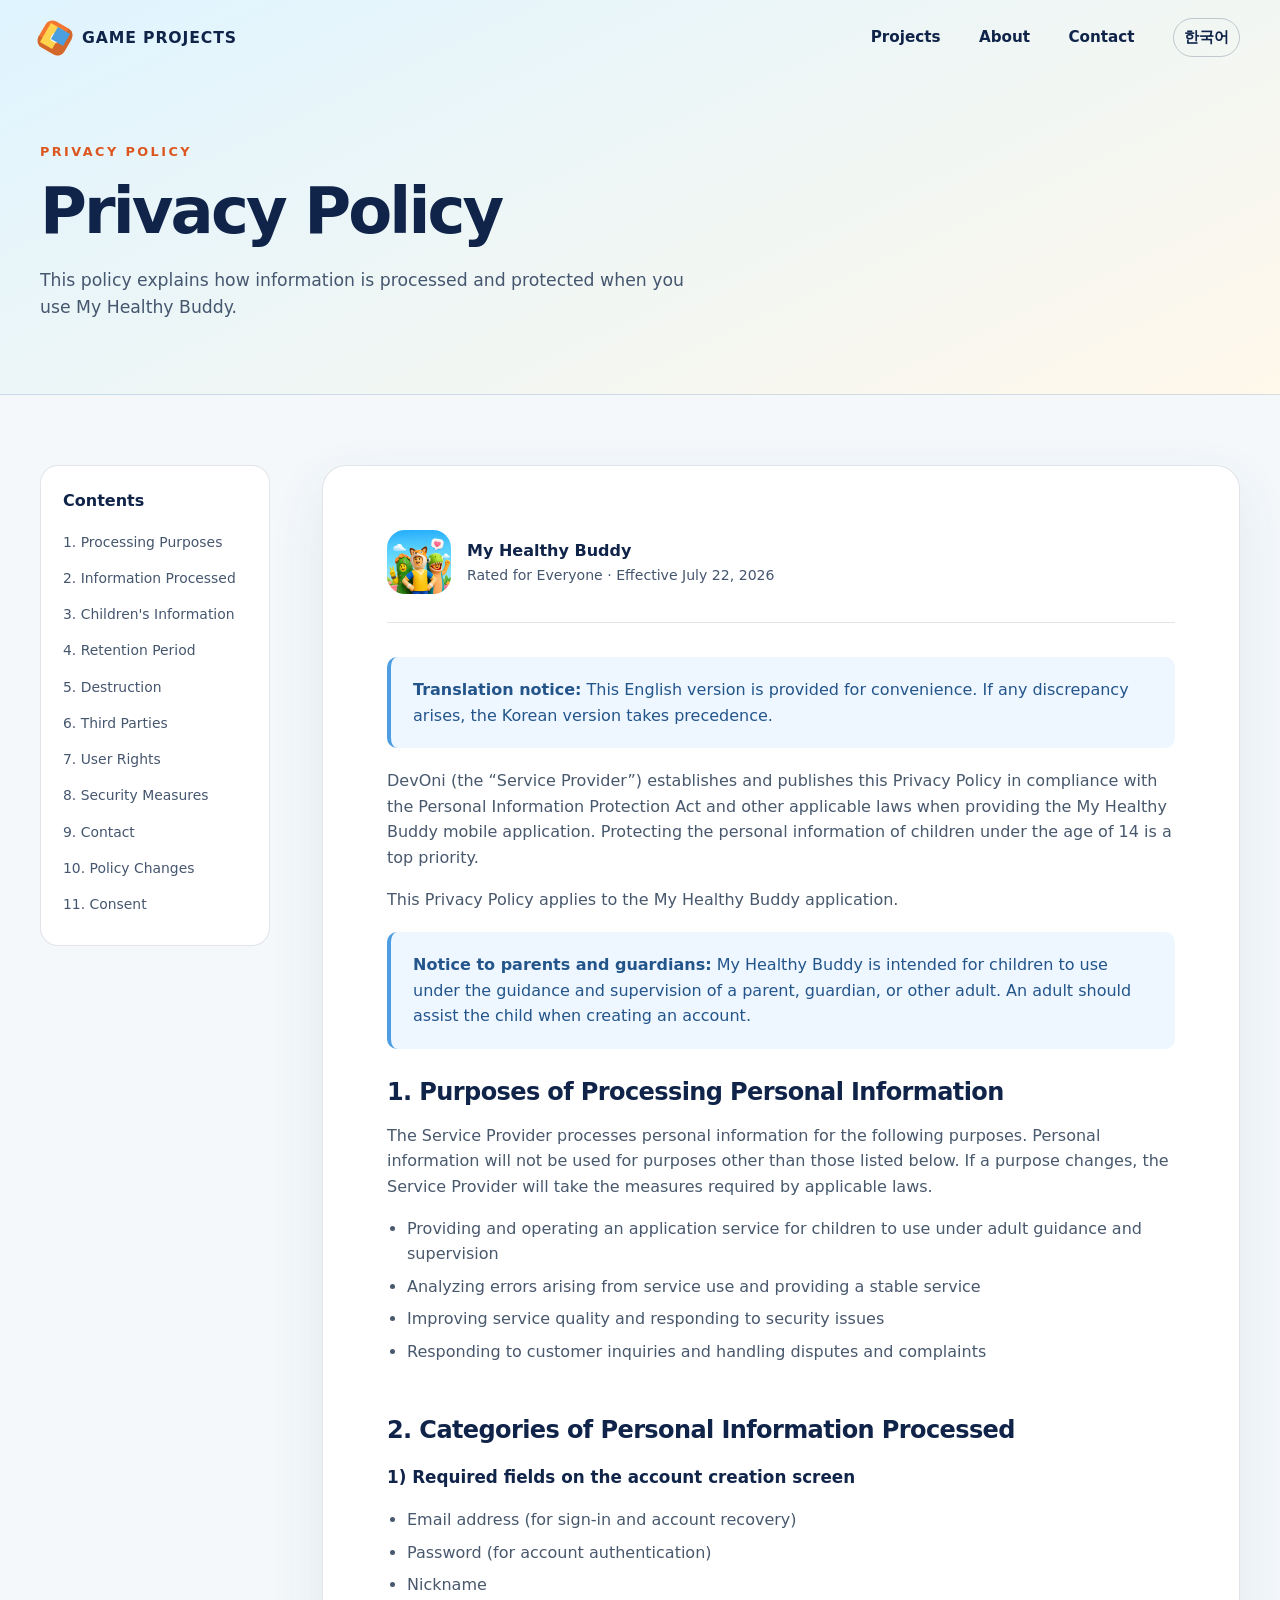
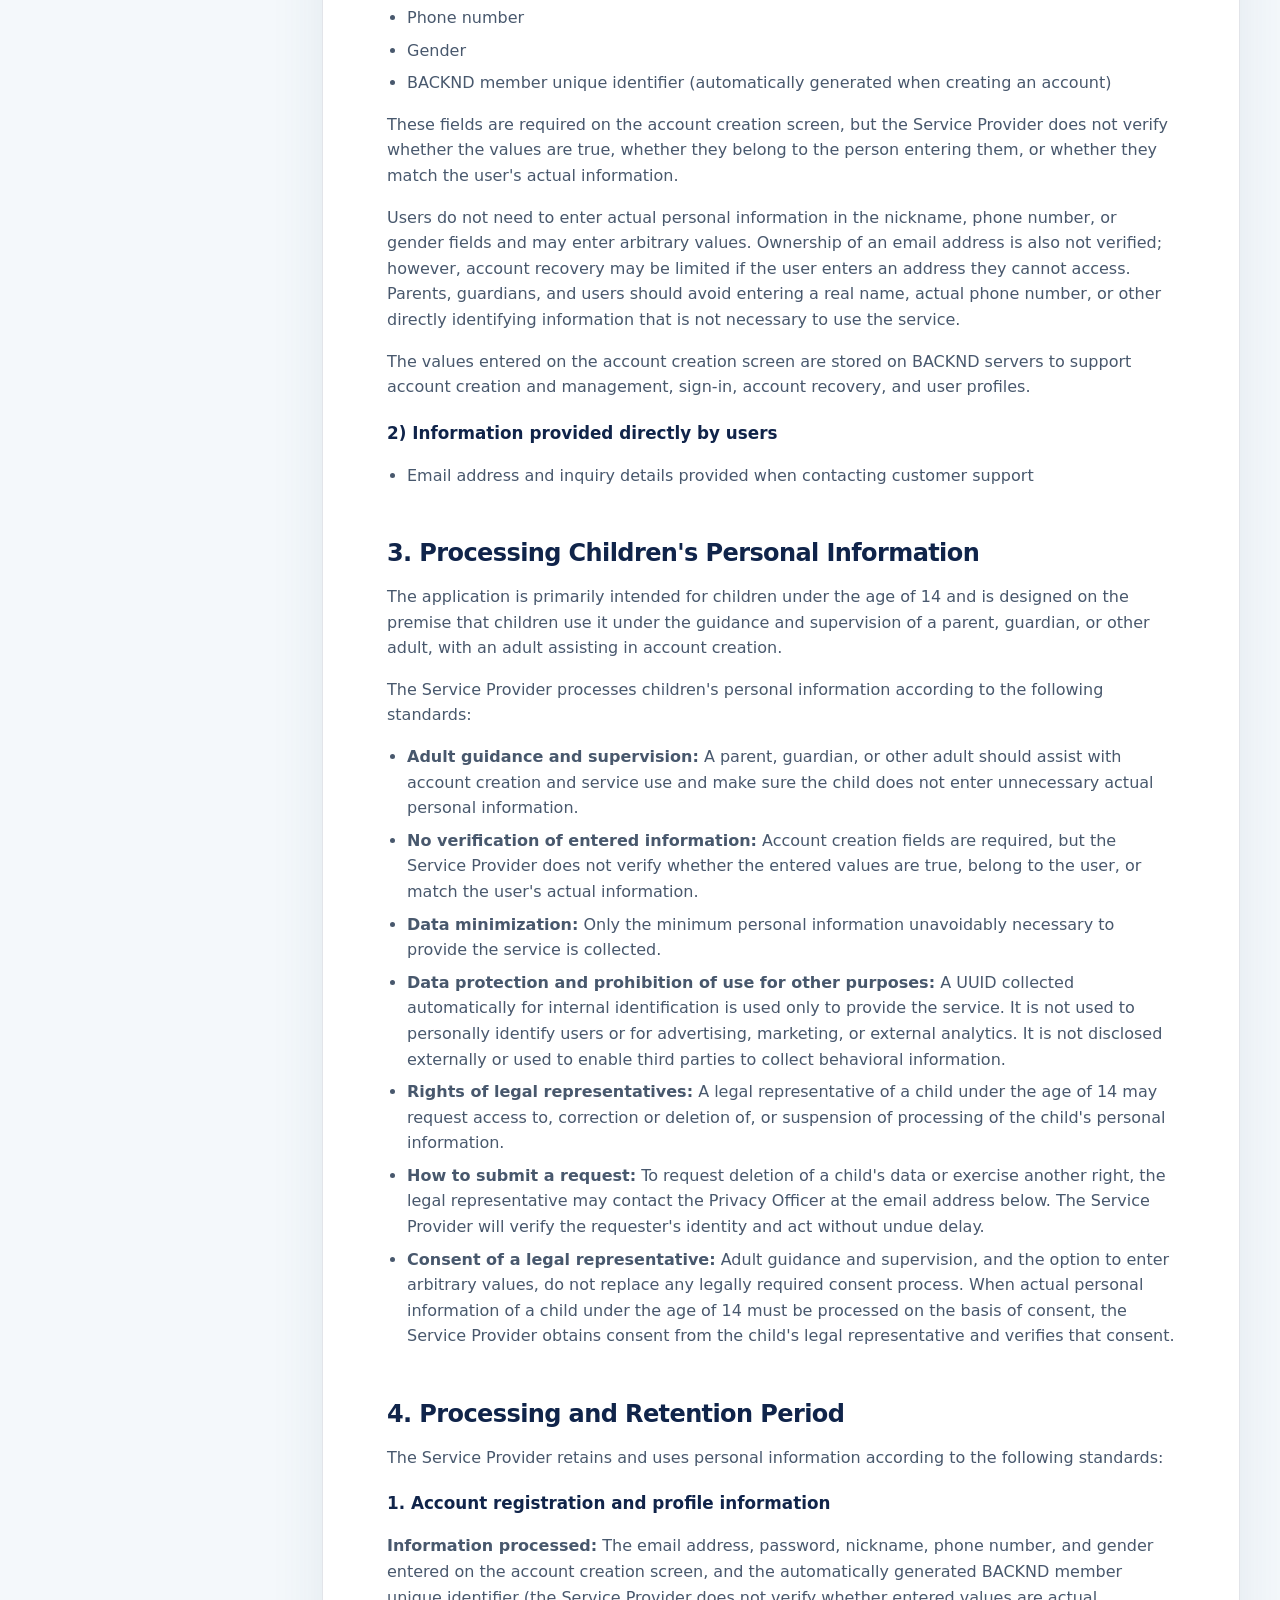
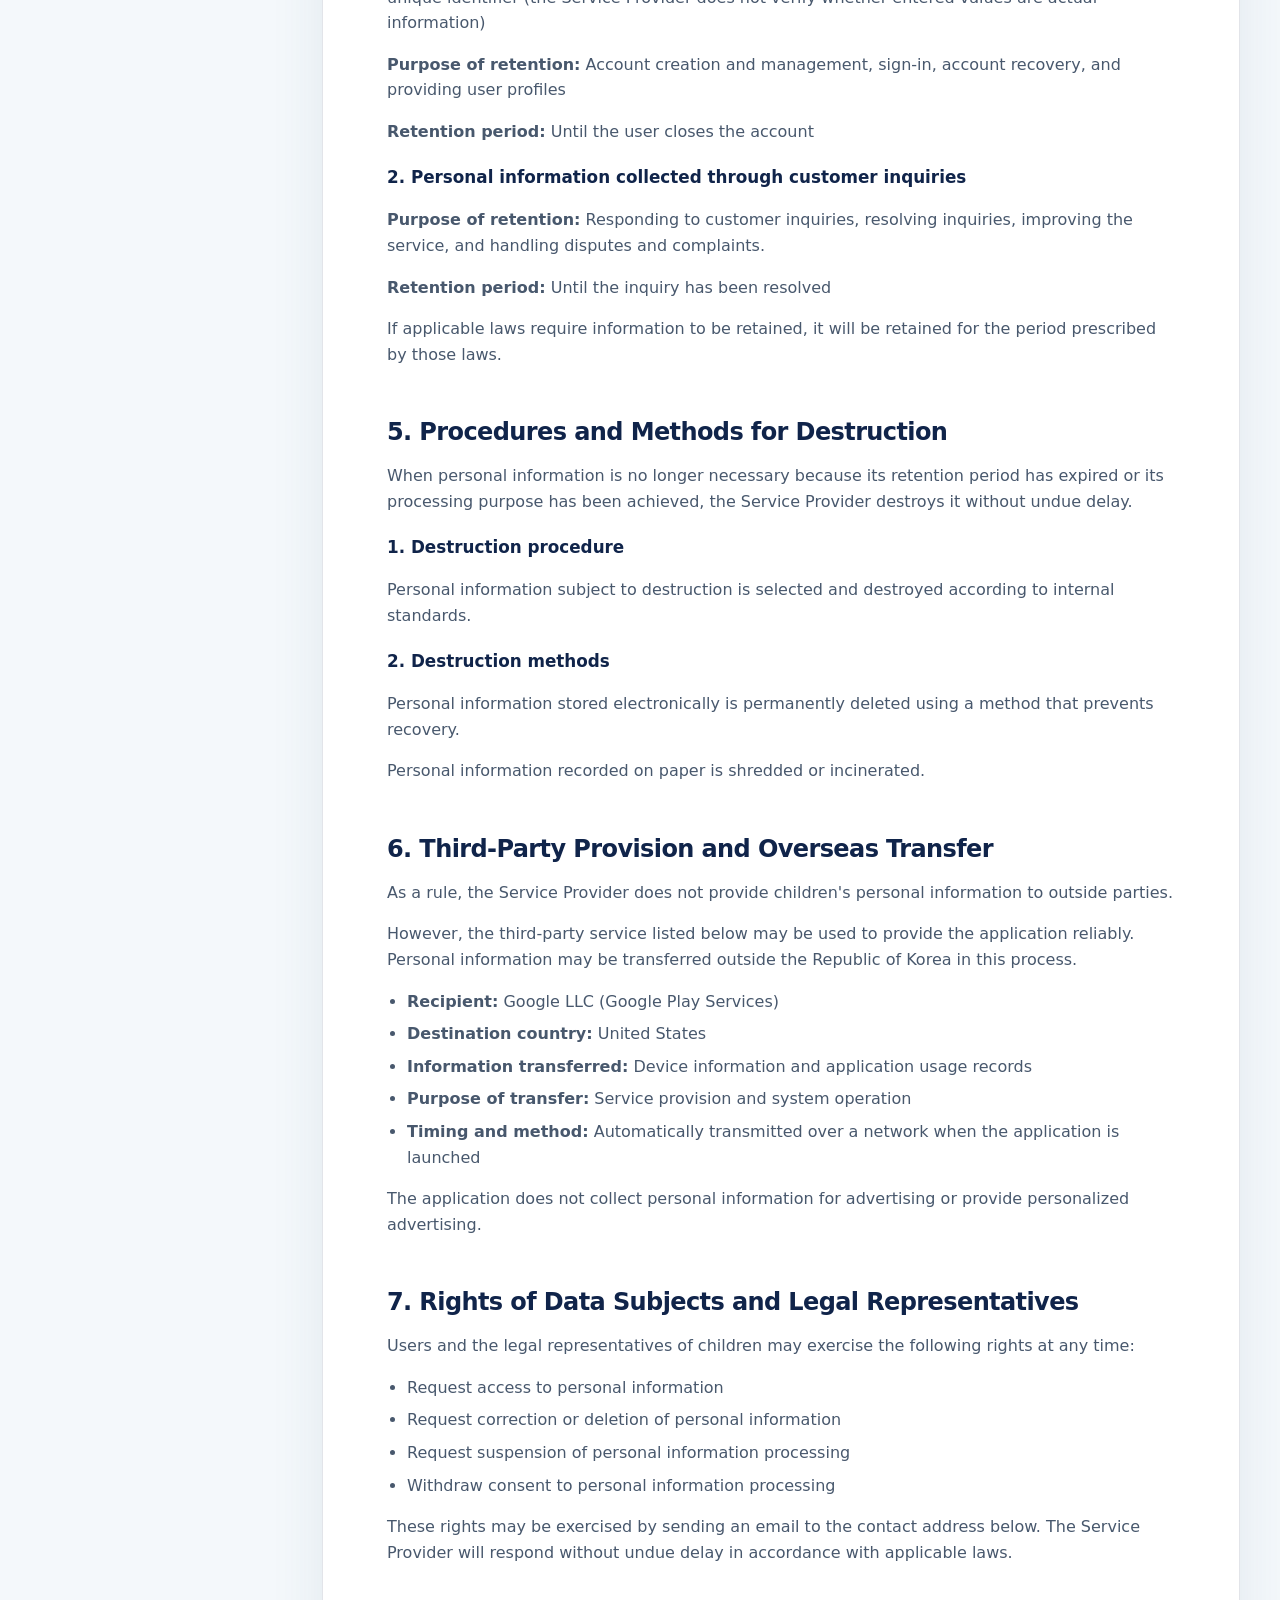
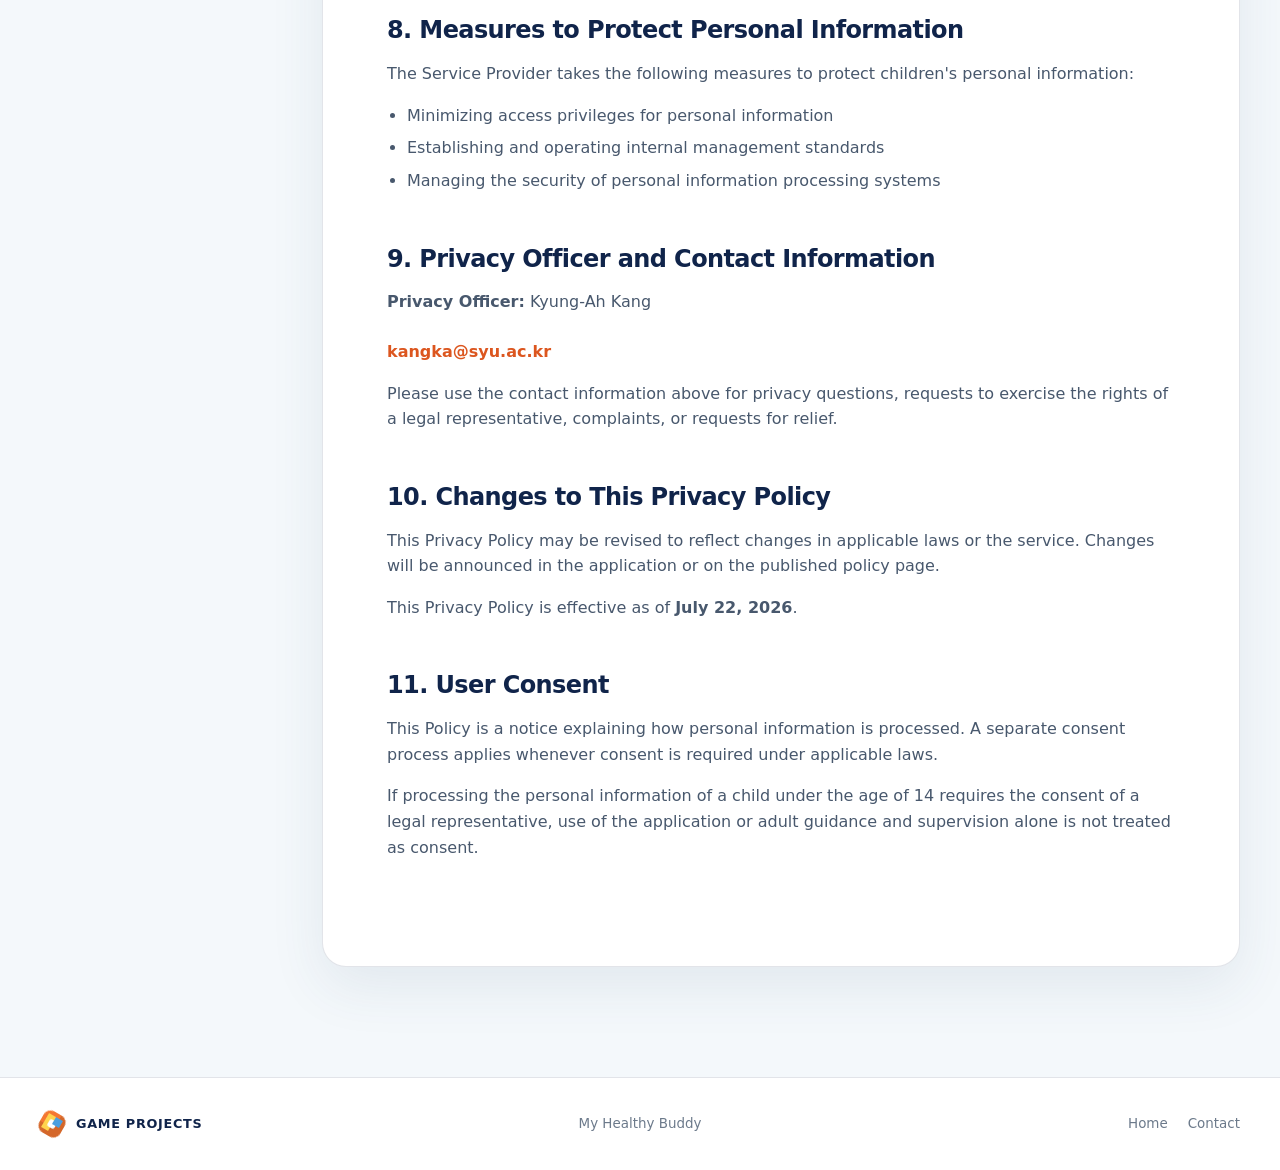
<file: privacy/my-healthy-buddy-privacy-policy-en.html>
<!doctype html>
<html lang="en">
<head>
  <meta charset="utf-8">
  <meta name="viewport" content="width=device-width, initial-scale=1">
  <meta name="description" content="Privacy Policy for My Healthy Buddy">
  <meta name="theme-color" content="#dff4ff">
  <title>Privacy Policy | My Healthy Buddy</title>
  <link rel="canonical" href="https://taeon44.github.io/privacy/my-healthy-buddy-privacy-policy-en.html">
  <link rel="alternate" hreflang="ko" href="https://taeon44.github.io/privacy/my-healthy-buddy-privacy-policy.html">
  <link rel="alternate" hreflang="en" href="https://taeon44.github.io/privacy/my-healthy-buddy-privacy-policy-en.html">
  <link rel="alternate" hreflang="x-default" href="https://taeon44.github.io/privacy/my-healthy-buddy-privacy-policy.html">
  <link rel="icon" href="../assets/images/my-health-buddy/icon.png">
  <link rel="stylesheet" href="../assets/css/style.css">
  <script src="../assets/js/main.js" defer></script>
</head>
<body class="legal-body">
  <a class="skip-link" href="#main">Skip to main content</a>

  <header class="site-header is-scrolled" data-header>
    <div class="container header-inner">
      <a class="brand" href="../en/index.html" aria-label="Go to the Game Projects home page">
        <span class="brand-mark" aria-hidden="true"><i></i></span>
        <span>GAME PROJECTS</span>
      </a>
      <nav class="site-nav" aria-label="Main navigation">
        <a href="../en/index.html#projects">Projects</a>
        <a href="../en/index.html#about">About</a>
        <a href="../en/index.html#contact">Contact</a>
        <a class="language-link" href="my-healthy-buddy-privacy-policy.html" lang="ko" hreflang="ko" aria-label="한국어 개인정보처리방침 보기">한국어</a>
      </nav>
    </div>
  </header>

  <main id="main" class="legal-page">
    <section class="legal-hero">
      <div class="container">
        <p class="eyebrow">PRIVACY POLICY</p>
        <h1>Privacy Policy</h1>
        <p>This policy explains how information is processed and protected when you use My Healthy Buddy.</p>
      </div>
    </section>

    <div class="legal-main">
      <div class="container legal-layout">
        <nav class="legal-nav" aria-label="Privacy policy contents">
          <strong>Contents</strong>
          <a href="#purpose">1. Processing Purposes</a>
          <a href="#items">2. Information Processed</a>
          <a href="#children">3. Children's Information</a>
          <a href="#retention">4. Retention Period</a>
          <a href="#destruction">5. Destruction</a>
          <a href="#third-party">6. Third Parties</a>
          <a href="#rights">7. User Rights</a>
          <a href="#security">8. Security Measures</a>
          <a href="#contact-policy">9. Contact</a>
          <a href="#changes">10. Policy Changes</a>
          <a href="#consent">11. Consent</a>
        </nav>

        <article class="legal-document">
          <div class="legal-meta">
            <img src="../assets/images/my-health-buddy/icon.png" alt="My Healthy Buddy app icon">
            <div>
              <strong>My Healthy Buddy</strong>
              <span>Rated for Everyone · Effective July 22, 2026</span>
            </div>
          </div>

          <div class="legal-callout"><strong>Translation notice:</strong> This English version is provided for convenience. If any discrepancy arises, the <a href="my-healthy-buddy-privacy-policy.html" hreflang="ko">Korean version</a> takes precedence.</div>

          <p>DevOni (the “Service Provider”) establishes and publishes this Privacy Policy in compliance with the Personal Information Protection Act and other applicable laws when providing the My Healthy Buddy mobile application. Protecting the personal information of children under the age of 14 is a top priority.</p>
          <p>This Privacy Policy applies to the My Healthy Buddy application.</p>
          <div class="legal-callout"><strong>Notice to parents and guardians:</strong> My Healthy Buddy is intended for children to use under the guidance and supervision of a parent, guardian, or other adult. An adult should assist the child when creating an account.</div>

          <section id="purpose">
            <h2>1. Purposes of Processing Personal Information</h2>
            <p>The Service Provider processes personal information for the following purposes. Personal information will not be used for purposes other than those listed below. If a purpose changes, the Service Provider will take the measures required by applicable laws.</p>
            <ul>
              <li>Providing and operating an application service for children to use under adult guidance and supervision</li>
              <li>Analyzing errors arising from service use and providing a stable service</li>
              <li>Improving service quality and responding to security issues</li>
              <li>Responding to customer inquiries and handling disputes and complaints</li>
            </ul>
          </section>

          <section id="items">
            <h2>2. Categories of Personal Information Processed</h2>
            <h3>1) Required fields on the account creation screen</h3>
            <ul>
              <li>Email address (for sign-in and account recovery)</li>
              <li>Password (for account authentication)</li>
              <li>Nickname</li>
              <li>Phone number</li>
              <li>Gender</li>
              <li>BACKND member unique identifier (automatically generated when creating an account)</li>
            </ul>
            <p>These fields are required on the account creation screen, but the Service Provider does not verify whether the values are true, whether they belong to the person entering them, or whether they match the user's actual information.</p>
            <p>Users do not need to enter actual personal information in the nickname, phone number, or gender fields and may enter arbitrary values. Ownership of an email address is also not verified; however, account recovery may be limited if the user enters an address they cannot access. Parents, guardians, and users should avoid entering a real name, actual phone number, or other directly identifying information that is not necessary to use the service.</p>
            <p>The values entered on the account creation screen are stored on BACKND servers to support account creation and management, sign-in, account recovery, and user profiles.</p>
            <h3>2) Information provided directly by users</h3>
            <ul>
              <li>Email address and inquiry details provided when contacting customer support</li>
            </ul>
          </section>

          <section id="children">
            <h2>3. Processing Children's Personal Information</h2>
            <p>The application is primarily intended for children under the age of 14 and is designed on the premise that children use it under the guidance and supervision of a parent, guardian, or other adult, with an adult assisting in account creation.</p>
            <p>The Service Provider processes children's personal information according to the following standards:</p>
            <ul>
              <li><strong>Adult guidance and supervision:</strong> A parent, guardian, or other adult should assist with account creation and service use and make sure the child does not enter unnecessary actual personal information.</li>
              <li><strong>No verification of entered information:</strong> Account creation fields are required, but the Service Provider does not verify whether the entered values are true, belong to the user, or match the user's actual information.</li>
              <li><strong>Data minimization:</strong> Only the minimum personal information unavoidably necessary to provide the service is collected.</li>
              <li><strong>Data protection and prohibition of use for other purposes:</strong> A UUID collected automatically for internal identification is used only to provide the service. It is not used to personally identify users or for advertising, marketing, or external analytics. It is not disclosed externally or used to enable third parties to collect behavioral information.</li>
              <li><strong>Rights of legal representatives:</strong> A legal representative of a child under the age of 14 may request access to, correction or deletion of, or suspension of processing of the child's personal information.</li>
              <li><strong>How to submit a request:</strong> To request deletion of a child's data or exercise another right, the legal representative may contact the Privacy Officer at the email address below. The Service Provider will verify the requester's identity and act without undue delay.</li>
              <li><strong>Consent of a legal representative:</strong> Adult guidance and supervision, and the option to enter arbitrary values, do not replace any legally required consent process. When actual personal information of a child under the age of 14 must be processed on the basis of consent, the Service Provider obtains consent from the child's legal representative and verifies that consent.</li>
            </ul>
          </section>

          <section id="retention">
            <h2>4. Processing and Retention Period</h2>
            <p>The Service Provider retains and uses personal information according to the following standards:</p>
            <h3>1. Account registration and profile information</h3>
            <p><strong>Information processed:</strong> The email address, password, nickname, phone number, and gender entered on the account creation screen, and the automatically generated BACKND member unique identifier (the Service Provider does not verify whether entered values are actual information)</p>
            <p><strong>Purpose of retention:</strong> Account creation and management, sign-in, account recovery, and providing user profiles</p>
            <p><strong>Retention period:</strong> Until the user closes the account</p>
            <h3>2. Personal information collected through customer inquiries</h3>
            <p><strong>Purpose of retention:</strong> Responding to customer inquiries, resolving inquiries, improving the service, and handling disputes and complaints.</p>
            <p><strong>Retention period:</strong> Until the inquiry has been resolved</p>
            <p>If applicable laws require information to be retained, it will be retained for the period prescribed by those laws.</p>
          </section>

          <section id="destruction">
            <h2>5. Procedures and Methods for Destruction</h2>
            <p>When personal information is no longer necessary because its retention period has expired or its processing purpose has been achieved, the Service Provider destroys it without undue delay.</p>
            <h3>1. Destruction procedure</h3>
            <p>Personal information subject to destruction is selected and destroyed according to internal standards.</p>
            <h3>2. Destruction methods</h3>
            <p>Personal information stored electronically is permanently deleted using a method that prevents recovery.</p>
            <p>Personal information recorded on paper is shredded or incinerated.</p>
          </section>

          <section id="third-party">
            <h2>6. Third-Party Provision and Overseas Transfer</h2>
            <p>As a rule, the Service Provider does not provide children's personal information to outside parties.</p>
            <p>However, the third-party service listed below may be used to provide the application reliably. Personal information may be transferred outside the Republic of Korea in this process.</p>
            <ul>
              <li><strong>Recipient:</strong> Google LLC (Google Play Services)</li>
              <li><strong>Destination country:</strong> United States</li>
              <li><strong>Information transferred:</strong> Device information and application usage records</li>
              <li><strong>Purpose of transfer:</strong> Service provision and system operation</li>
              <li><strong>Timing and method:</strong> Automatically transmitted over a network when the application is launched</li>
            </ul>
            <p>The application does not collect personal information for advertising or provide personalized advertising.</p>
          </section>

          <section id="rights">
            <h2>7. Rights of Data Subjects and Legal Representatives</h2>
            <p>Users and the legal representatives of children may exercise the following rights at any time:</p>
            <ul>
              <li>Request access to personal information</li>
              <li>Request correction or deletion of personal information</li>
              <li>Request suspension of personal information processing</li>
              <li>Withdraw consent to personal information processing</li>
            </ul>
            <p>These rights may be exercised by sending an email to the contact address below. The Service Provider will respond without undue delay in accordance with applicable laws.</p>
          </section>

          <section id="security">
            <h2>8. Measures to Protect Personal Information</h2>
            <p>The Service Provider takes the following measures to protect children's personal information:</p>
            <ul>
              <li>Minimizing access privileges for personal information</li>
              <li>Establishing and operating internal management standards</li>
              <li>Managing the security of personal information processing systems</li>
            </ul>
          </section>

          <section id="contact-policy">
            <h2>9. Privacy Officer and Contact Information</h2>
            <p><strong>Privacy Officer:</strong> Kyung-Ah Kang</p>
            <a class="legal-contact" href="mailto:kangka@syu.ac.kr">kangka@syu.ac.kr</a>
            <p>Please use the contact information above for privacy questions, requests to exercise the rights of a legal representative, complaints, or requests for relief.</p>
          </section>

          <section id="changes">
            <h2>10. Changes to This Privacy Policy</h2>
            <p>This Privacy Policy may be revised to reflect changes in applicable laws or the service. Changes will be announced in the application or on the published policy page.</p>
            <p>This Privacy Policy is effective as of <strong>July 22, 2026</strong>.</p>
          </section>

          <section id="consent">
            <h2>11. User Consent</h2>
            <p>This Policy is a notice explaining how personal information is processed. A separate consent process applies whenever consent is required under applicable laws.</p>
            <p>If processing the personal information of a child under the age of 14 requires the consent of a legal representative, use of the application or adult guidance and supervision alone is not treated as consent.</p>
          </section>
        </article>
      </div>
    </div>
  </main>

  <footer class="site-footer">
    <div class="container footer-inner">
      <a class="brand brand-footer" href="../en/index.html">
        <span class="brand-mark" aria-hidden="true"><i></i></span>
        <span>GAME PROJECTS</span>
      </a>
      <p>My Healthy Buddy</p>
      <nav aria-label="Footer navigation">
        <a href="../en/index.html">Home</a>
        <a href="mailto:kangka@syu.ac.kr">Contact</a>
      </nav>
    </div>
  </footer>
</body>
</html>
</file>
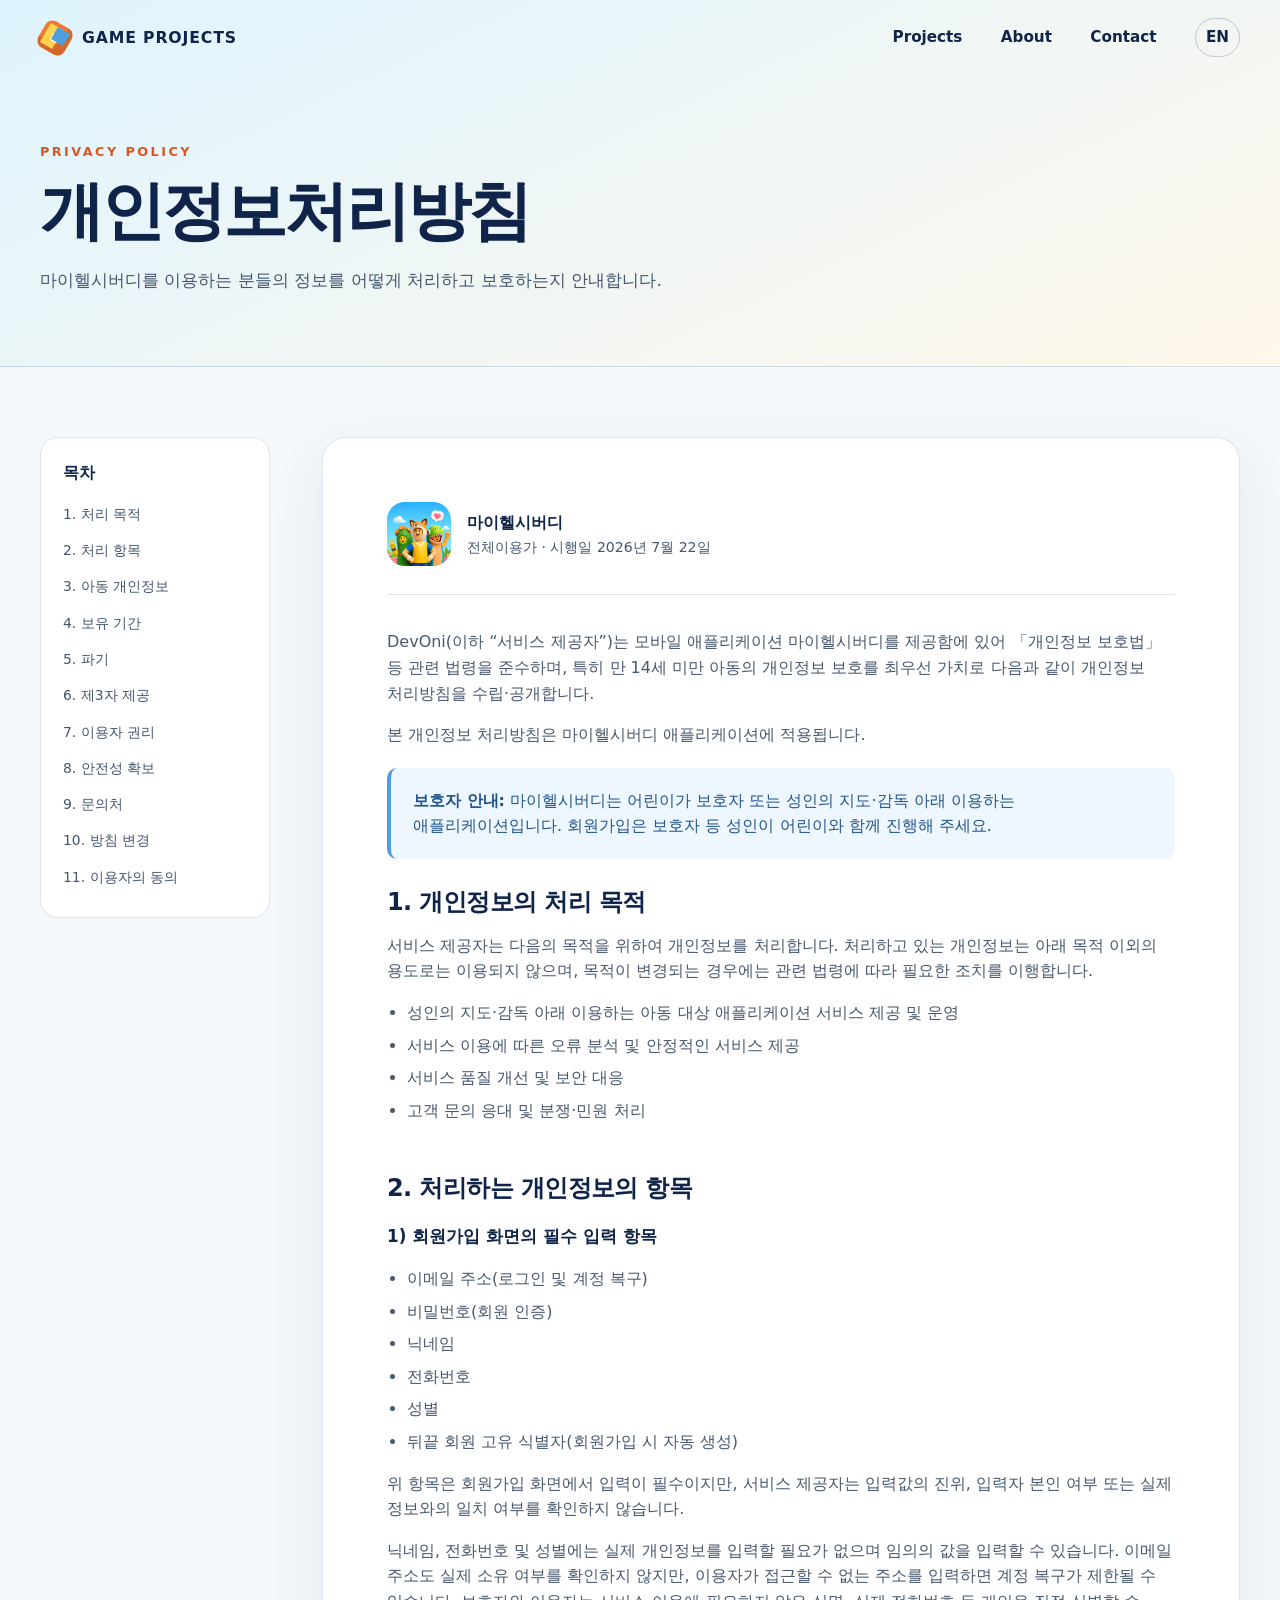
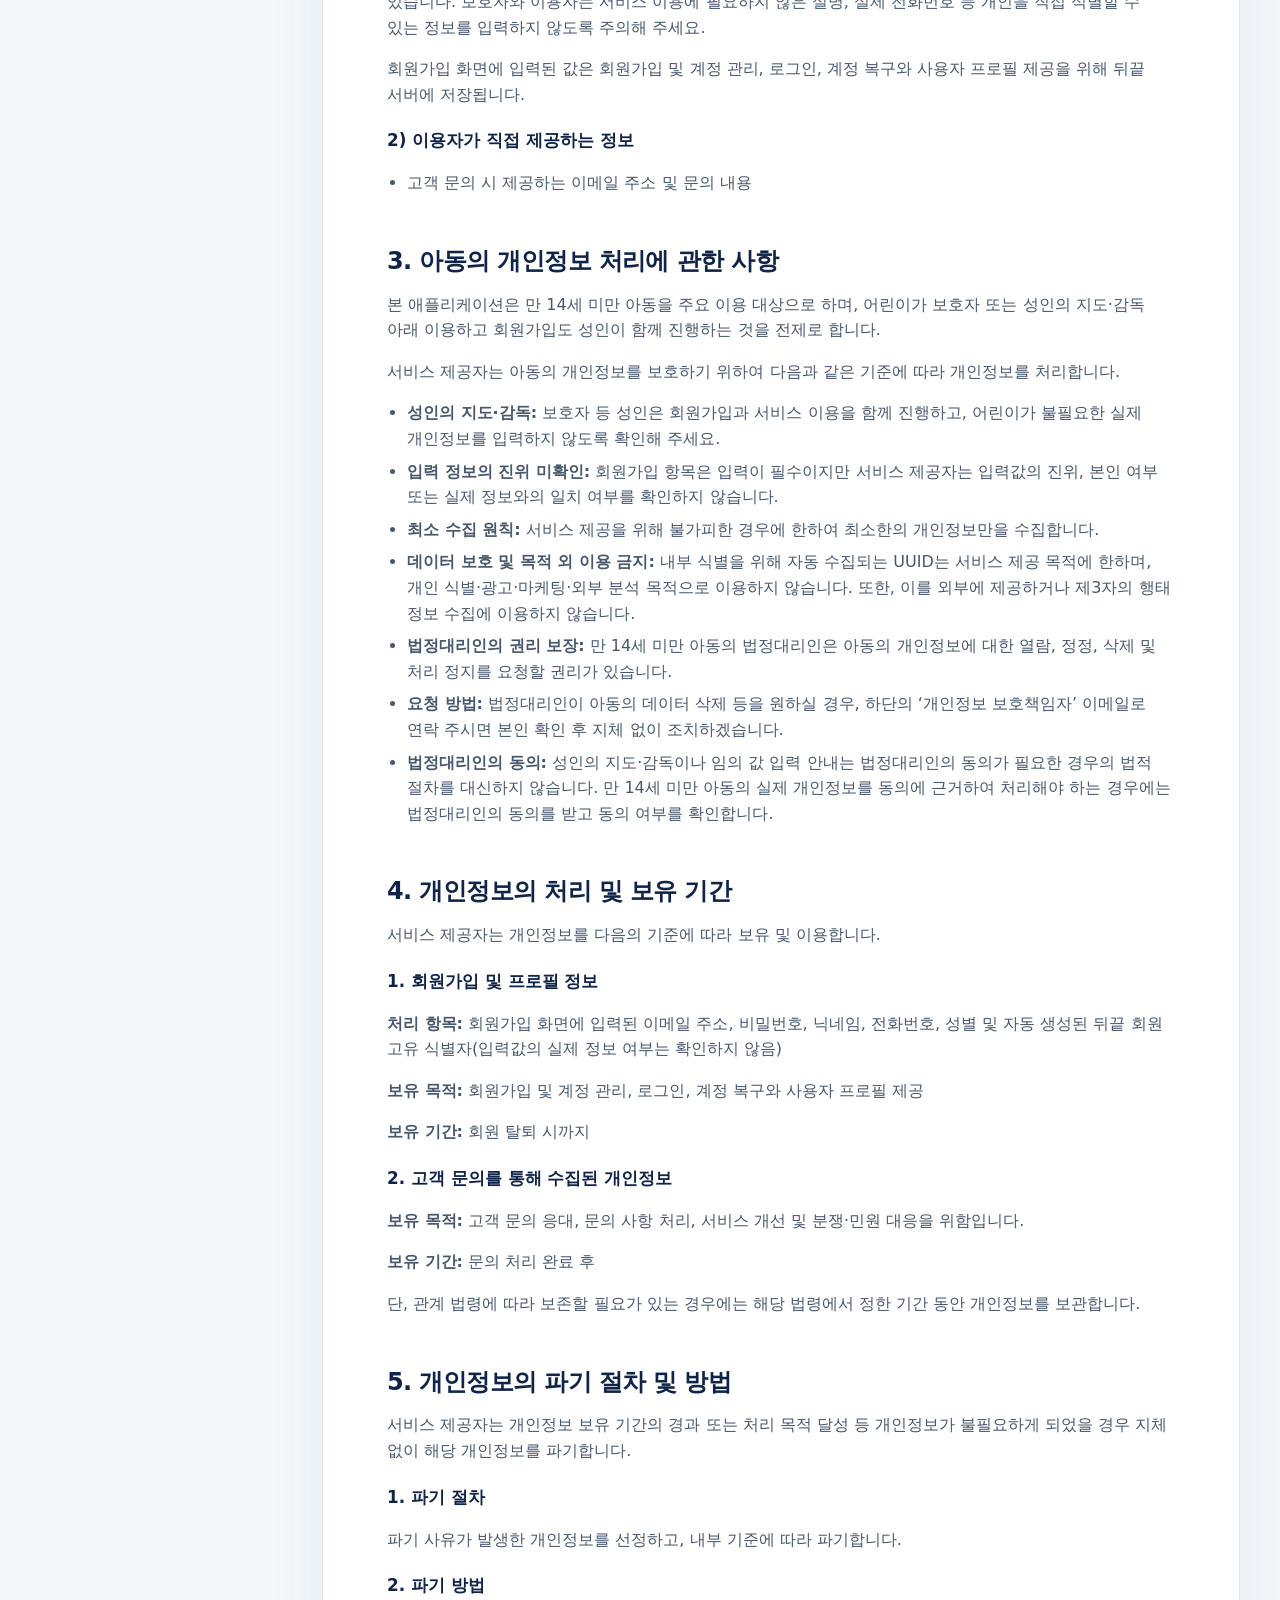
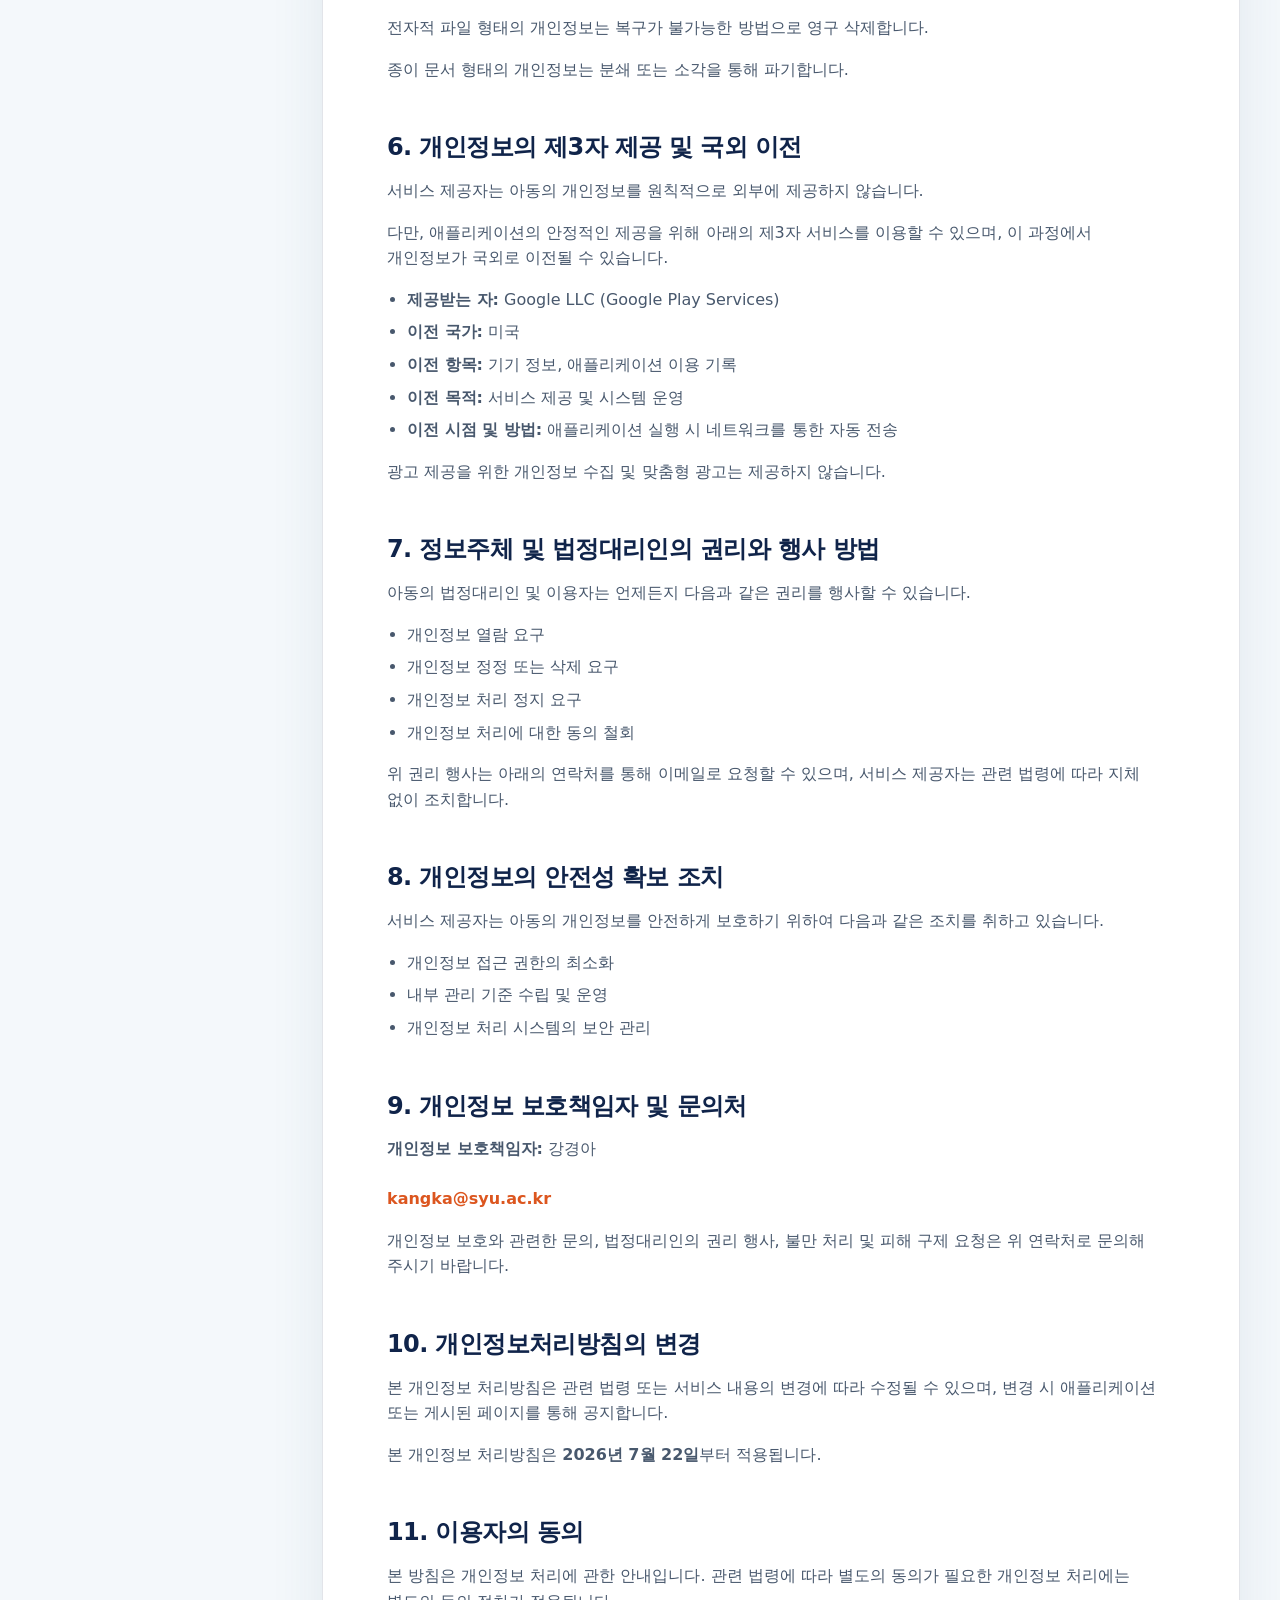
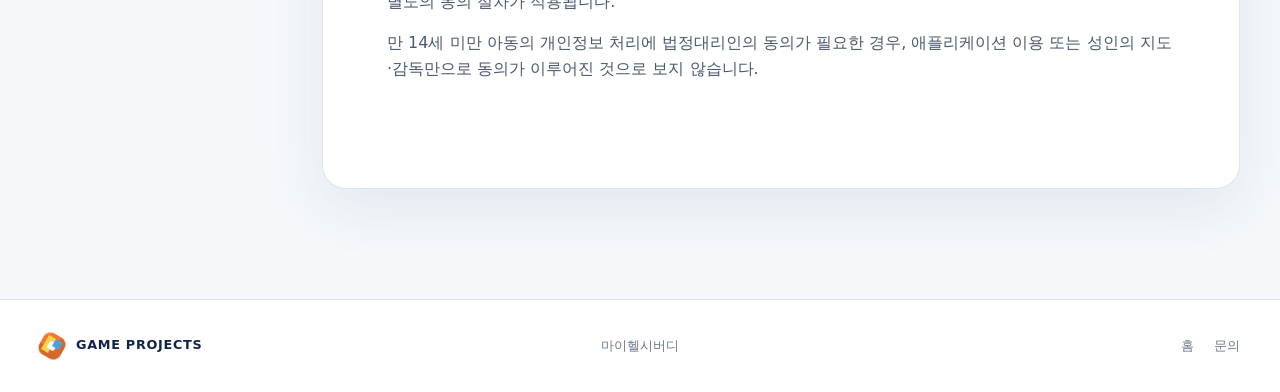
<file: privacy/my-healthy-buddy-privacy-policy.html>
<!doctype html>
<html lang="ko">
<head>
  <meta charset="utf-8">
  <meta name="viewport" content="width=device-width, initial-scale=1">
  <meta name="description" content="마이헬시버디 개인정보처리방침">
  <meta name="theme-color" content="#dff4ff">
  <title>개인정보처리방침 | 마이헬시버디</title>
  <link rel="canonical" href="https://taeon44.github.io/privacy/my-healthy-buddy-privacy-policy.html">
  <link rel="alternate" hreflang="ko" href="https://taeon44.github.io/privacy/my-healthy-buddy-privacy-policy.html">
  <link rel="alternate" hreflang="en" href="https://taeon44.github.io/privacy/my-healthy-buddy-privacy-policy-en.html">
  <link rel="alternate" hreflang="x-default" href="https://taeon44.github.io/privacy/my-healthy-buddy-privacy-policy.html">
  <link rel="icon" href="../assets/images/my-health-buddy/icon.png">
  <link rel="stylesheet" href="../assets/css/style.css">
  <script src="../assets/js/main.js" defer></script>
</head>
<body class="legal-body">
  <a class="skip-link" href="#main">본문으로 바로가기</a>

  <header class="site-header is-scrolled" data-header>
    <div class="container header-inner">
      <a class="brand" href="../ko/index.html" aria-label="Game Projects 홈으로 이동">
        <span class="brand-mark" aria-hidden="true"><i></i></span>
        <span>GAME PROJECTS</span>
      </a>
      <nav class="site-nav" aria-label="주요 메뉴">
        <a href="../ko/index.html#projects">Projects</a>
        <a href="../ko/index.html#about">About</a>
        <a href="../ko/index.html#contact">Contact</a>
        <a class="language-link" href="my-healthy-buddy-privacy-policy-en.html" lang="en" hreflang="en" aria-label="View this privacy policy in English">EN</a>
      </nav>
    </div>
  </header>

  <main id="main" class="legal-page">
    <section class="legal-hero">
      <div class="container">
        <p class="eyebrow">PRIVACY POLICY</p>
        <h1>개인정보처리방침</h1>
        <p>마이헬시버디를 이용하는 분들의 정보를 어떻게 처리하고 보호하는지 안내합니다.</p>
      </div>
    </section>

    <div class="legal-main">
      <div class="container legal-layout">
        <nav class="legal-nav" aria-label="개인정보처리방침 목차">
          <strong>목차</strong>
          <a href="#purpose">1. 처리 목적</a>
          <a href="#items">2. 처리 항목</a>
          <a href="#children">3. 아동 개인정보</a>
          <a href="#retention">4. 보유 기간</a>
          <a href="#destruction">5. 파기</a>
          <a href="#third-party">6. 제3자 제공</a>
          <a href="#rights">7. 이용자 권리</a>
          <a href="#security">8. 안전성 확보</a>
          <a href="#contact-policy">9. 문의처</a>
          <a href="#changes">10. 방침 변경</a>
          <a href="#consent">11. 이용자의 동의</a>
        </nav>

        <article class="legal-document">
          <div class="legal-meta">
            <img src="../assets/images/my-health-buddy/icon.png" alt="마이헬시버디 앱 아이콘">
            <div>
              <strong>마이헬시버디</strong>
              <span>전체이용가 · 시행일 2026년 7월 22일</span>
            </div>
          </div>

          <p>DevOni(이하 “서비스 제공자”)는 모바일 애플리케이션 마이헬시버디를 제공함에 있어 「개인정보 보호법」 등 관련 법령을 준수하며, 특히 만 14세 미만 아동의 개인정보 보호를 최우선 가치로 다음과 같이 개인정보 처리방침을 수립·공개합니다.</p>
          <p>본 개인정보 처리방침은 마이헬시버디 애플리케이션에 적용됩니다.</p>
          <div class="legal-callout"><strong>보호자 안내:</strong> 마이헬시버디는 어린이가 보호자 또는 성인의 지도·감독 아래 이용하는 애플리케이션입니다. 회원가입은 보호자 등 성인이 어린이와 함께 진행해 주세요.</div>

          <section id="purpose">
            <h2>1. 개인정보의 처리 목적</h2>
            <p>서비스 제공자는 다음의 목적을 위하여 개인정보를 처리합니다. 처리하고 있는 개인정보는 아래 목적 이외의 용도로는 이용되지 않으며, 목적이 변경되는 경우에는 관련 법령에 따라 필요한 조치를 이행합니다.</p>
            <ul>
              <li>성인의 지도·감독 아래 이용하는 아동 대상 애플리케이션 서비스 제공 및 운영</li>
              <li>서비스 이용에 따른 오류 분석 및 안정적인 서비스 제공</li>
              <li>서비스 품질 개선 및 보안 대응</li>
              <li>고객 문의 응대 및 분쟁·민원 처리</li>
            </ul>
          </section>

          <section id="items">
            <h2>2. 처리하는 개인정보의 항목</h2>
            <h3>1) 회원가입 화면의 필수 입력 항목</h3>
            <ul>
              <li>이메일 주소(로그인 및 계정 복구)</li>
              <li>비밀번호(회원 인증)</li>
              <li>닉네임</li>
              <li>전화번호</li>
              <li>성별</li>
              <li>뒤끝 회원 고유 식별자(회원가입 시 자동 생성)</li>
            </ul>
            <p>위 항목은 회원가입 화면에서 입력이 필수이지만, 서비스 제공자는 입력값의 진위, 입력자 본인 여부 또는 실제 정보와의 일치 여부를 확인하지 않습니다.</p>
            <p>닉네임, 전화번호 및 성별에는 실제 개인정보를 입력할 필요가 없으며 임의의 값을 입력할 수 있습니다. 이메일 주소도 실제 소유 여부를 확인하지 않지만, 이용자가 접근할 수 없는 주소를 입력하면 계정 복구가 제한될 수 있습니다. 보호자와 이용자는 서비스 이용에 필요하지 않은 실명, 실제 전화번호 등 개인을 직접 식별할 수 있는 정보를 입력하지 않도록 주의해 주세요.</p>
            <p>회원가입 화면에 입력된 값은 회원가입 및 계정 관리, 로그인, 계정 복구와 사용자 프로필 제공을 위해 뒤끝 서버에 저장됩니다.</p>
            <h3>2) 이용자가 직접 제공하는 정보</h3>
            <ul>
              <li>고객 문의 시 제공하는 이메일 주소 및 문의 내용</li>
            </ul>
          </section>

          <section id="children">
            <h2>3. 아동의 개인정보 처리에 관한 사항</h2>
            <p>본 애플리케이션은 만 14세 미만 아동을 주요 이용 대상으로 하며, 어린이가 보호자 또는 성인의 지도·감독 아래 이용하고 회원가입도 성인이 함께 진행하는 것을 전제로 합니다.</p>
            <p>서비스 제공자는 아동의 개인정보를 보호하기 위하여 다음과 같은 기준에 따라 개인정보를 처리합니다.</p>
            <ul>
              <li><strong>성인의 지도·감독:</strong> 보호자 등 성인은 회원가입과 서비스 이용을 함께 진행하고, 어린이가 불필요한 실제 개인정보를 입력하지 않도록 확인해 주세요.</li>
              <li><strong>입력 정보의 진위 미확인:</strong> 회원가입 항목은 입력이 필수이지만 서비스 제공자는 입력값의 진위, 본인 여부 또는 실제 정보와의 일치 여부를 확인하지 않습니다.</li>
              <li><strong>최소 수집 원칙:</strong> 서비스 제공을 위해 불가피한 경우에 한하여 최소한의 개인정보만을 수집합니다.</li>
              <li><strong>데이터 보호 및 목적 외 이용 금지:</strong> 내부 식별을 위해 자동 수집되는 UUID는 서비스 제공 목적에 한하며, 개인 식별·광고·마케팅·외부 분석 목적으로 이용하지 않습니다. 또한, 이를 외부에 제공하거나 제3자의 행태 정보 수집에 이용하지 않습니다.</li>
              <li><strong>법정대리인의 권리 보장:</strong> 만 14세 미만 아동의 법정대리인은 아동의 개인정보에 대한 열람, 정정, 삭제 및 처리 정지를 요청할 권리가 있습니다.</li>
              <li><strong>요청 방법:</strong> 법정대리인이 아동의 데이터 삭제 등을 원하실 경우, 하단의 ‘개인정보 보호책임자’ 이메일로 연락 주시면 본인 확인 후 지체 없이 조치하겠습니다.</li>
              <li><strong>법정대리인의 동의:</strong> 성인의 지도·감독이나 임의 값 입력 안내는 법정대리인의 동의가 필요한 경우의 법적 절차를 대신하지 않습니다. 만 14세 미만 아동의 실제 개인정보를 동의에 근거하여 처리해야 하는 경우에는 법정대리인의 동의를 받고 동의 여부를 확인합니다.</li>
            </ul>
          </section>

          <section id="retention">
            <h2>4. 개인정보의 처리 및 보유 기간</h2>
            <p>서비스 제공자는 개인정보를 다음의 기준에 따라 보유 및 이용합니다.</p>
            <h3>1. 회원가입 및 프로필 정보</h3>
            <p><strong>처리 항목:</strong> 회원가입 화면에 입력된 이메일 주소, 비밀번호, 닉네임, 전화번호, 성별 및 자동 생성된 뒤끝 회원 고유 식별자(입력값의 실제 정보 여부는 확인하지 않음)</p>
            <p><strong>보유 목적:</strong> 회원가입 및 계정 관리, 로그인, 계정 복구와 사용자 프로필 제공</p>
            <p><strong>보유 기간:</strong> 회원 탈퇴 시까지</p>
            <h3>2. 고객 문의를 통해 수집된 개인정보</h3>
            <p><strong>보유 목적:</strong> 고객 문의 응대, 문의 사항 처리, 서비스 개선 및 분쟁·민원 대응을 위함입니다.</p>
            <p><strong>보유 기간:</strong> 문의 처리 완료 후</p>
            <p>단, 관계 법령에 따라 보존할 필요가 있는 경우에는 해당 법령에서 정한 기간 동안 개인정보를 보관합니다.</p>
          </section>

          <section id="destruction">
            <h2>5. 개인정보의 파기 절차 및 방법</h2>
            <p>서비스 제공자는 개인정보 보유 기간의 경과 또는 처리 목적 달성 등 개인정보가 불필요하게 되었을 경우 지체 없이 해당 개인정보를 파기합니다.</p>
            <h3>1. 파기 절차</h3>
            <p>파기 사유가 발생한 개인정보를 선정하고, 내부 기준에 따라 파기합니다.</p>
            <h3>2. 파기 방법</h3>
            <p>전자적 파일 형태의 개인정보는 복구가 불가능한 방법으로 영구 삭제합니다.</p>
            <p>종이 문서 형태의 개인정보는 분쇄 또는 소각을 통해 파기합니다.</p>
          </section>

          <section id="third-party">
            <h2>6. 개인정보의 제3자 제공 및 국외 이전</h2>
            <p>서비스 제공자는 아동의 개인정보를 원칙적으로 외부에 제공하지 않습니다.</p>
            <p>다만, 애플리케이션의 안정적인 제공을 위해 아래의 제3자 서비스를 이용할 수 있으며, 이 과정에서 개인정보가 국외로 이전될 수 있습니다.</p>
            <ul>
              <li><strong>제공받는 자:</strong> Google LLC (Google Play Services)</li>
              <li><strong>이전 국가:</strong> 미국</li>
              <li><strong>이전 항목:</strong> 기기 정보, 애플리케이션 이용 기록</li>
              <li><strong>이전 목적:</strong> 서비스 제공 및 시스템 운영</li>
              <li><strong>이전 시점 및 방법:</strong> 애플리케이션 실행 시 네트워크를 통한 자동 전송</li>
            </ul>
            <p>광고 제공을 위한 개인정보 수집 및 맞춤형 광고는 제공하지 않습니다.</p>
          </section>

          <section id="rights">
            <h2>7. 정보주체 및 법정대리인의 권리와 행사 방법</h2>
            <p>아동의 법정대리인 및 이용자는 언제든지 다음과 같은 권리를 행사할 수 있습니다.</p>
            <ul>
              <li>개인정보 열람 요구</li>
              <li>개인정보 정정 또는 삭제 요구</li>
              <li>개인정보 처리 정지 요구</li>
              <li>개인정보 처리에 대한 동의 철회</li>
            </ul>
            <p>위 권리 행사는 아래의 연락처를 통해 이메일로 요청할 수 있으며, 서비스 제공자는 관련 법령에 따라 지체 없이 조치합니다.</p>
          </section>

          <section id="security">
            <h2>8. 개인정보의 안전성 확보 조치</h2>
            <p>서비스 제공자는 아동의 개인정보를 안전하게 보호하기 위하여 다음과 같은 조치를 취하고 있습니다.</p>
            <ul>
              <li>개인정보 접근 권한의 최소화</li>
              <li>내부 관리 기준 수립 및 운영</li>
              <li>개인정보 처리 시스템의 보안 관리</li>
            </ul>
          </section>

          <section id="contact-policy">
            <h2>9. 개인정보 보호책임자 및 문의처</h2>
            <p><strong>개인정보 보호책임자:</strong> 강경아</p>
            <a class="legal-contact" href="mailto:kangka@syu.ac.kr">kangka@syu.ac.kr</a>
            <p>개인정보 보호와 관련한 문의, 법정대리인의 권리 행사, 불만 처리 및 피해 구제 요청은 위 연락처로 문의해 주시기 바랍니다.</p>
          </section>

          <section id="changes">
            <h2>10. 개인정보처리방침의 변경</h2>
            <p>본 개인정보 처리방침은 관련 법령 또는 서비스 내용의 변경에 따라 수정될 수 있으며, 변경 시 애플리케이션 또는 게시된 페이지를 통해 공지합니다.</p>
            <p>본 개인정보 처리방침은 <strong>2026년 7월 22일</strong>부터 적용됩니다.</p>
          </section>

          <section id="consent">
            <h2>11. 이용자의 동의</h2>
            <p>본 방침은 개인정보 처리에 관한 안내입니다. 관련 법령에 따라 별도의 동의가 필요한 개인정보 처리에는 별도의 동의 절차가 적용됩니다.</p>
            <p>만 14세 미만 아동의 개인정보 처리에 법정대리인의 동의가 필요한 경우, 애플리케이션 이용 또는 성인의 지도·감독만으로 동의가 이루어진 것으로 보지 않습니다.</p>
          </section>
        </article>
      </div>
    </div>
  </main>

  <footer class="site-footer">
    <div class="container footer-inner">
      <a class="brand brand-footer" href="../ko/index.html">
        <span class="brand-mark" aria-hidden="true"><i></i></span>
        <span>GAME PROJECTS</span>
      </a>
      <p>마이헬시버디</p>
      <nav aria-label="하단 메뉴">
        <a href="../ko/index.html">홈</a>
        <a href="mailto:kangka@syu.ac.kr">문의</a>
      </nav>
    </div>
  </footer>
</body>
</html>
</file>
<file: assets/css/style.css>
:root {
  --ink: #10244a;
  --ink-soft: #45566f;
  --sky: #9edcff;
  --sky-light: #eaf8ff;
  --cream: #fffaf0;
  --paper: #ffffff;
  --orange: #f47731;
  --orange-deep: #dc561f;
  --green: #65a74b;
  --line: rgba(16, 36, 74, 0.12);
  --shadow: 0 24px 70px rgba(46, 92, 118, 0.16);
  --radius-lg: 32px;
  --radius-md: 22px;
  --container: 1200px;
}

* {
  box-sizing: border-box;
}

html {
  scroll-behavior: smooth;
  scroll-padding-top: 92px;
}

body {
  margin: 0;
  color: var(--ink);
  background: var(--cream);
  font-family: Pretendard, "Noto Sans KR", "Apple SD Gothic Neo", Inter, system-ui, sans-serif;
  line-height: 1.6;
  word-break: keep-all;
  -webkit-font-smoothing: antialiased;
}

body::selection {
  color: white;
  background: var(--orange);
}

img {
  display: block;
  max-width: 100%;
}

a {
  color: inherit;
  text-decoration: none;
}

button,
a {
  -webkit-tap-highlight-color: transparent;
  touch-action: manipulation;
}

button,
input,
textarea {
  font: inherit;
}

.container {
  width: min(calc(100% - 40px), var(--container));
  margin-inline: auto;
}

.skip-link {
  position: fixed;
  top: 12px;
  left: 12px;
  z-index: 1000;
  padding: 10px 16px;
  color: white;
  background: var(--ink);
  border-radius: 10px;
  transform: translateY(-150%);
}

.skip-link:focus {
  transform: translateY(0);
}

.site-header {
  position: fixed;
  inset: 0 0 auto;
  z-index: 100;
  height: 76px;
  border-bottom: 1px solid transparent;
  transition: background 180ms ease, border-color 180ms ease, box-shadow 180ms ease;
}

.site-header.is-scrolled {
  background: rgba(255, 255, 255, 0.86);
  border-color: var(--line);
  box-shadow: 0 8px 30px rgba(34, 71, 94, 0.08);
  backdrop-filter: blur(18px);
}

.header-inner {
  display: flex;
  align-items: center;
  justify-content: space-between;
  height: 100%;
}

.brand {
  display: inline-flex;
  gap: 12px;
  align-items: center;
  color: var(--ink);
  font-size: 0.98rem;
  font-weight: 900;
  letter-spacing: 0.055em;
}

.brand-mark {
  position: relative;
  width: 30px;
  height: 30px;
  background: var(--orange);
  border-radius: 8px;
  box-shadow: inset -8px -9px 0 rgba(131, 61, 26, 0.28);
  transform: rotate(30deg);
}

.brand-mark::before,
.brand-mark::after,
.brand-mark i {
  content: "";
  position: absolute;
  background: #ffd34d;
}

.brand-mark::before {
  inset: 4px 12px 4px 4px;
}

.brand-mark::after {
  inset: 4px 4px 12px 12px;
  background: #4c9fdf;
}

.brand-mark i {
  width: 8px;
  height: 8px;
  top: 11px;
  left: 11px;
  background: white;
  border-radius: 2px;
}

.site-nav {
  display: flex;
  gap: clamp(20px, 3vw, 42px);
  align-items: center;
  font-size: 0.95rem;
  font-weight: 700;
}

.site-nav a {
  position: relative;
  padding: 8px 0;
}

.site-nav a::after {
  content: "";
  position: absolute;
  left: 0;
  right: 100%;
  bottom: 3px;
  height: 2px;
  background: var(--orange);
  transition: right 180ms ease;
}

.site-nav a:hover::after,
.site-nav a:focus-visible::after {
  right: 0;
}

.site-nav .language-link {
  min-width: 42px;
  padding: 6px 10px;
  text-align: center;
  border: 1px solid rgba(16, 36, 74, 0.22);
  border-radius: 999px;
  transition: color 160ms ease, background 160ms ease, border-color 160ms ease;
}

.site-nav .language-link::after {
  display: none;
}

.site-nav .language-link:hover,
.site-nav .language-link:focus-visible {
  color: white;
  background: var(--ink);
  border-color: var(--ink);
}

.hero {
  position: relative;
  min-height: 720px;
  padding: 144px 0 105px;
  overflow: hidden;
  background: #a9e4ff url("../images/decor/hero-sky.png") center / cover no-repeat;
}

.hero::after {
  content: "";
  position: absolute;
  right: -5%;
  bottom: -92px;
  left: -5%;
  height: 155px;
  background: var(--cream);
  border-radius: 50% 50% 0 0;
}

.hero-grid {
  position: relative;
  z-index: 3;
  display: grid;
  min-height: 450px;
  place-items: center;
}

.hero-copy {
  width: min(100%, 760px);
  padding: 36px 48px;
  text-align: center;
  background: radial-gradient(ellipse at center, rgba(226, 247, 255, 0.94) 0%, rgba(226, 247, 255, 0.72) 52%, transparent 76%);
}

.eyebrow {
  margin: 0 0 12px;
  color: var(--orange-deep);
  font-size: 0.8rem;
  font-weight: 900;
  letter-spacing: 0.19em;
}

.hero h1,
.section h2,
.legal-page h1,
.legal-page h2 {
  margin: 0;
  font-weight: 900;
  line-height: 1.16;
  letter-spacing: -0.045em;
}

.hero h1 {
  max-width: 760px;
  font-size: clamp(3.15rem, 5vw, 5.35rem);
}

.hero h1 em {
  color: var(--orange-deep);
  font-style: normal;
}

.hero-description {
  max-width: 510px;
  margin: 26px auto 0;
  color: var(--ink-soft);
  font-size: clamp(1.05rem, 1.6vw, 1.3rem);
}

.hero-actions,
.project-actions {
  display: flex;
  flex-wrap: wrap;
  gap: 18px;
  align-items: center;
  margin-top: 34px;
}

.hero-actions {
  justify-content: center;
}

.button {
  display: inline-flex;
  align-items: center;
  justify-content: center;
  min-height: 52px;
  padding: 0 24px;
  border-radius: 15px;
  font-weight: 800;
  transition: transform 160ms ease, box-shadow 160ms ease, background 160ms ease;
}

.button:hover,
.button:focus-visible {
  transform: translateY(-2px);
}

.button-primary {
  color: white;
  background: linear-gradient(135deg, #ff8b42, #ed5f27);
  box-shadow: 0 14px 32px rgba(217, 82, 27, 0.25);
}

.text-link,
.privacy-link {
  color: var(--orange-deep);
  font-weight: 800;
  text-decoration: underline;
  text-decoration-color: transparent;
  text-underline-offset: 5px;
  transition: text-decoration-color 160ms ease;
}

.text-link:hover,
.text-link:focus-visible,
.privacy-link:hover,
.privacy-link:focus-visible {
  text-decoration-color: currentColor;
}

.hero-scene {
  position: absolute;
  z-index: 2;
  height: auto;
  pointer-events: none;
  user-select: none;
  filter: drop-shadow(0 26px 24px rgba(57, 79, 42, 0.14));
}

.hero-island-house {
  bottom: 72px;
  left: max(-110px, calc(50% - 820px));
  width: clamp(330px, 31vw, 545px);
}

.hero-island-village {
  right: max(-155px, calc(50% - 880px));
  bottom: 42px;
  width: clamp(420px, 39vw, 680px);
}

.hero-acorn {
  right: clamp(16px, 4vw, 70px);
  bottom: 118px;
  z-index: 2;
  width: clamp(72px, 7vw, 116px);
  transform: rotate(9deg);
}

.section {
  padding: 105px 0;
}

.section-heading {
  display: flex;
  gap: 32px;
  align-items: flex-end;
  justify-content: space-between;
  margin-bottom: 44px;
}

.section-heading h2,
.about-copy h2,
.contact-card h2 {
  font-size: clamp(2.25rem, 4vw, 3.7rem);
}

.section-heading > p {
  margin: 0 0 7px;
  color: var(--ink-soft);
}

.projects {
  position: relative;
}

.projects-grid {
  display: grid;
  grid-template-columns: 1fr;
  gap: 44px;
}

.project-card {
  display: grid;
  grid-template-columns: minmax(0, 0.9fr) minmax(360px, 1.1fr);
  gap: clamp(28px, 4vw, 60px);
  padding: clamp(28px, 4vw, 52px);
  background: rgba(255, 255, 255, 0.94);
  border: 1px solid rgba(16, 36, 74, 0.08);
  border-radius: var(--radius-lg);
  box-shadow: var(--shadow);
}

.projects-grid > .project-card:only-child {
  grid-column: 1 / -1;
}

.project-card--buddy {
  background: linear-gradient(145deg, rgba(255, 255, 255, 0.97), rgba(239, 252, 255, 0.94));
}

.project-kicker {
  display: inline-flex;
  gap: 9px;
  align-items: center;
  color: var(--orange-deep);
  font-size: 0.78rem;
  font-weight: 900;
  letter-spacing: 0.1em;
}

.status-dot {
  width: 9px;
  height: 9px;
  background: #58bd5c;
  border-radius: 50%;
  box-shadow: 0 0 0 5px rgba(88, 189, 92, 0.13);
}

.project-kicker--beta {
  color: #d13b72;
}

.project-kicker--beta .status-dot {
  background: #ff5b91;
  box-shadow: 0 0 0 5px rgba(255, 91, 145, 0.14);
}

.project-title-row {
  display: flex;
  gap: 22px;
  align-items: center;
  margin-top: 24px;
}

.project-title-row img {
  flex: 0 0 auto;
  width: 112px;
  height: 112px;
  border-radius: 25%;
  box-shadow: 0 16px 30px rgba(70, 48, 26, 0.17);
}

.project-number {
  margin: 0 0 4px;
  color: #8795a8;
  font-size: 0.72rem;
  font-weight: 800;
  letter-spacing: 0.15em;
}

.project-card h3 {
  margin: 0;
  font-size: clamp(2rem, 3.2vw, 3.2rem);
  line-height: 1.15;
  letter-spacing: -0.05em;
}

.project-summary {
  margin: 26px 0 8px;
  font-size: 1.2rem;
  font-weight: 800;
}

.project-description {
  margin: 0;
  color: var(--ink-soft);
}

.partner-badge {
  display: flex;
  gap: 12px;
  align-items: center;
  width: fit-content;
  margin-top: 26px;
  padding: 13px 16px;
  color: #23558b;
  background: #edf6ff;
  border: 1px solid #c7e3fa;
  border-radius: 14px;
  font-weight: 800;
}

.partner-badge small {
  display: block;
  color: #6684a2;
  font-size: 0.68rem;
  letter-spacing: 0.08em;
}

.partner-icon {
  display: grid;
  width: 34px;
  height: 34px;
  place-items: center;
  color: white;
  background: #2f70b5;
  border-radius: 10px;
}

.partner-badge--buddy {
  color: #9c315b;
  background: #fff0f6;
  border-color: #f4cade;
}

.partner-badge--buddy small {
  color: #aa6b84;
}

.partner-badge--buddy .partner-icon {
  background: #ef5f91;
}

.project-tags {
  display: flex;
  flex-wrap: wrap;
  gap: 9px;
  padding: 0;
  margin: 24px 0 0;
  list-style: none;
}

.project-tags li {
  padding: 7px 13px;
  color: #6f512b;
  background: #fff5e9;
  border: 1px solid #f1dbc2;
  border-radius: 999px;
  font-size: 0.84rem;
  font-weight: 700;
}

.project-tags li:nth-child(2) {
  color: #397b3d;
  background: #f1f9ed;
  border-color: #d1e8c6;
}

.project-tags li:nth-child(3) {
  color: #296d71;
  background: #edfafa;
  border-color: #cae7e8;
}

.play-button {
  gap: 13px;
  color: white;
  background: #111820;
  box-shadow: 0 12px 25px rgba(17, 24, 32, 0.18);
}

.play-button small {
  display: block;
  margin-bottom: -3px;
  color: #c8cdd2;
  font-size: 0.55rem;
  font-weight: 600;
  letter-spacing: 0.14em;
}

.play-mark {
  width: 0;
  height: 0;
  border-top: 13px solid transparent;
  border-bottom: 13px solid transparent;
  border-left: 22px solid #57c7f5;
  filter: drop-shadow(-5px 0 0 #64c56d) drop-shadow(3px 0 0 #f9cd47);
}

.beta-label {
  display: inline-flex;
  gap: 10px;
  align-items: center;
  min-height: 52px;
  padding: 0 20px;
  color: #9c315b;
  background: #fff0f6;
  border: 1px solid #f2c3d8;
  border-radius: 15px;
  font-weight: 800;
  text-align: center;
}

.beta-label > span {
  width: 9px;
  height: 9px;
  background: #ff5b91;
  border-radius: 50%;
  box-shadow: 0 0 0 5px rgba(255, 91, 145, 0.13);
}

.project-gallery {
  min-width: 0;
}

.gallery-main {
  position: relative;
  overflow: hidden;
  aspect-ratio: 1.78;
  background: #d9edf4;
  border-radius: var(--radius-md);
  box-shadow: 0 18px 40px rgba(27, 67, 89, 0.18);
}

.gallery-main img {
  width: 100%;
  height: 100%;
  object-fit: cover;
  transition: opacity 150ms ease, transform 400ms ease;
}

.gallery-main:hover img {
  transform: scale(1.015);
}

.gallery-main img.is-changing {
  opacity: 0;
}

.gallery-thumbs {
  display: grid;
  grid-template-columns: repeat(4, 1fr);
  gap: 10px;
  margin-top: 14px;
}

.gallery-thumbs--scroll {
  display: flex;
  padding: 2px 2px 10px;
  margin-inline: -2px;
  overflow-x: auto;
  overscroll-behavior-inline: contain;
  scroll-padding-inline: 2px;
  scroll-snap-type: inline mandatory;
  scrollbar-color: rgba(244, 119, 49, 0.5) rgba(16, 36, 74, 0.08);
  scrollbar-width: thin;
  cursor: grab;
  user-select: none;
}

.gallery-thumbs--scroll .gallery-thumb {
  flex: 0 0 calc((100% - 30px) / 4);
  scroll-snap-align: start;
}

.gallery-thumbs--scroll::-webkit-scrollbar {
  height: 7px;
}

.gallery-thumbs--scroll::-webkit-scrollbar-track {
  background: rgba(16, 36, 74, 0.08);
  border-radius: 999px;
}

.gallery-thumbs--scroll::-webkit-scrollbar-thumb {
  background: rgba(244, 119, 49, 0.5);
  border-radius: 999px;
}

.gallery-thumb {
  position: relative;
  overflow: hidden;
  aspect-ratio: 1.78;
  padding: 0;
  cursor: pointer;
  background: #dcecf2;
  border: 3px solid transparent;
  border-radius: 12px;
  opacity: 0.68;
  transition: opacity 160ms ease, border-color 160ms ease, transform 160ms ease;
}

.gallery-thumb:hover,
.gallery-thumb:focus-visible,
.gallery-thumb.is-active {
  border-color: var(--orange);
  opacity: 1;
  transform: translateY(-2px);
}

.gallery-thumb img {
  width: 100%;
  height: 100%;
  object-fit: cover;
}

.portrait-showcase {
  min-width: 0;
  padding: clamp(18px, 3vw, 30px);
  background:
    linear-gradient(rgba(222, 247, 255, 0.78), rgba(255, 241, 246, 0.84)),
    url("../images/my-health-buddy/feature-graphic.png") center / cover no-repeat;
  border: 1px solid rgba(16, 36, 74, 0.08);
  border-radius: var(--radius-md);
}

.portrait-showcase-heading {
  display: flex;
  gap: 16px;
  align-items: center;
  justify-content: space-between;
  margin-bottom: 16px;
}

.portrait-showcase-heading > span {
  color: #9c315b;
  font-size: 0.82rem;
  font-weight: 900;
  letter-spacing: 0.04em;
}

.portrait-showcase-heading small {
  color: #557087;
  font-weight: 700;
}

.portrait-showcase-heading b {
  display: inline-block;
  margin-left: 4px;
  color: #d13b72;
  font-size: 1rem;
}

.portrait-rail {
  display: flex;
  gap: 16px;
  padding: 8px 6px 12px;
  overflow-x: auto;
  overscroll-behavior-inline: contain;
  scroll-padding-inline: 6px;
  scroll-snap-type: inline mandatory;
  scrollbar-color: rgba(209, 59, 114, 0.48) rgba(255, 255, 255, 0.62);
  scrollbar-width: thin;
  cursor: grab;
  user-select: none;
}

.portrait-rail.is-dragging,
.portrait-rail.is-settling,
.gallery-thumbs--scroll.is-dragging,
.gallery-thumbs--scroll.is-settling {
  scroll-snap-type: none;
}

.portrait-rail.is-dragging,
.gallery-thumbs--scroll.is-dragging {
  cursor: grabbing;
}

.portrait-rail:focus-visible,
.gallery-thumbs--scroll:focus-visible {
  outline: 3px solid rgba(209, 59, 114, 0.42);
  outline-offset: 4px;
  border-radius: 12px;
}

.gallery-thumbs--scroll:focus-visible {
  outline-color: rgba(244, 119, 49, 0.48);
}

.portrait-shot {
  flex: 0 0 min(78%, 238px);
  margin: 0;
  scroll-snap-align: start;
}

.portrait-shot img {
  width: 100%;
  aspect-ratio: 410 / 884;
  object-fit: cover;
  border: 1px solid rgba(16, 36, 74, 0.1);
  border-radius: 22px;
  box-shadow: 0 18px 35px rgba(16, 36, 74, 0.22);
  transition: transform 180ms ease, box-shadow 180ms ease;
  pointer-events: none;
  user-select: none;
  -webkit-user-drag: none;
}

.portrait-shot:hover img {
  transform: translateY(-4px);
  box-shadow: 0 24px 42px rgba(16, 36, 74, 0.26);
}

.portrait-rail::-webkit-scrollbar {
  height: 8px;
}

.portrait-rail::-webkit-scrollbar-track {
  background: rgba(255, 255, 255, 0.62);
  border-radius: 999px;
}

.portrait-rail::-webkit-scrollbar-thumb {
  background: rgba(209, 59, 114, 0.48);
  border-radius: 999px;
}

.about {
  overflow: hidden;
  color: white;
  background: var(--ink);
}

.about-grid {
  display: grid;
  grid-template-columns: 0.8fr 1.2fr;
  gap: clamp(50px, 8vw, 110px);
  align-items: center;
}

.about .eyebrow {
  color: #ffab75;
}

.about-copy p:last-child {
  max-width: 480px;
  margin: 25px 0 0;
  color: #c7d2e0;
  font-size: 1.05rem;
}

.about-cards {
  display: grid;
  grid-template-columns: repeat(2, 1fr);
  gap: 18px;
}

.about-cards article {
  min-height: 270px;
  padding: 30px;
  background: rgba(255, 255, 255, 0.075);
  border: 1px solid rgba(255, 255, 255, 0.12);
  border-radius: var(--radius-md);
}

.about-cards span {
  display: inline-flex;
  align-items: center;
  justify-content: center;
  width: 42px;
  height: 42px;
  color: var(--ink);
  background: #ffad70;
  border-radius: 13px;
  font-weight: 900;
}

.about-cards article:nth-child(2) span {
  background: #a7ddff;
}

.about-cards h3 {
  margin: 52px 0 8px;
  font-size: 1.35rem;
}

.about-cards p {
  margin: 0;
  color: #c7d2e0;
}

.contact {
  background: #f4f8f7;
}

.contact-card {
  display: flex;
  gap: 40px;
  align-items: center;
  justify-content: space-between;
  padding: clamp(34px, 5vw, 64px);
  background: white;
  border-radius: var(--radius-lg);
  box-shadow: var(--shadow);
}

.contact-card h2 {
  max-width: 680px;
}

.contact-card p:last-child {
  margin: 15px 0 0;
  color: var(--ink-soft);
}

.button-dark {
  flex: 0 0 auto;
  color: white;
  background: var(--ink);
}

.site-footer {
  padding: 34px 0;
  color: #6c7a8b;
  background: white;
  border-top: 1px solid var(--line);
}

.footer-inner {
  display: grid;
  grid-template-columns: 1fr auto 1fr;
  gap: 26px;
  align-items: center;
  font-size: 0.84rem;
}

.brand-footer {
  font-size: 0.8rem;
}

.brand-footer .brand-mark {
  width: 24px;
  height: 24px;
}

.brand-footer .brand-mark i {
  top: 8px;
  left: 8px;
}

.footer-inner p {
  margin: 0;
  text-align: center;
}

.footer-inner nav {
  display: flex;
  gap: 20px;
  justify-content: flex-end;
}

.footer-inner nav a:hover,
.footer-inner nav a:focus-visible {
  color: var(--ink);
}

.reveal {
  opacity: 0;
  transform: translateY(22px);
  transition: opacity 650ms ease, transform 650ms ease;
}

.reveal.is-visible {
  opacity: 1;
  transform: none;
}

/* Language entry */
.language-entry {
  min-height: 100vh;
  background: #a9e4ff url("../images/decor/hero-sky.png") center / cover no-repeat;
}

.language-entry-main {
  display: grid;
  min-height: 100vh;
  padding: 40px 20px;
  place-items: center;
}

.language-entry-card {
  width: min(100%, 560px);
  padding: clamp(34px, 6vw, 58px);
  text-align: center;
  background: rgba(255, 255, 255, 0.9);
  border: 1px solid rgba(255, 255, 255, 0.72);
  border-radius: var(--radius-lg);
  box-shadow: var(--shadow);
  backdrop-filter: blur(18px);
}

.language-entry-card .brand {
  margin-bottom: 42px;
}

.language-entry-card h1 {
  margin: 0;
  font-size: clamp(2.2rem, 7vw, 3.5rem);
  line-height: 1.2;
  letter-spacing: -0.045em;
}

.language-entry-card > p:not(.eyebrow) {
  margin: 15px 0 0;
  color: var(--ink-soft);
}

.language-entry-actions {
  display: grid;
  grid-template-columns: repeat(2, 1fr);
  gap: 12px;
  margin-top: 32px;
}

@media (max-width: 420px) {
  .language-entry-actions {
    grid-template-columns: 1fr;
  }
}

/* Privacy page */
.legal-body {
  background: #f4f8fb;
}

.legal-hero {
  padding: 142px 0 72px;
  background: linear-gradient(155deg, #dff4ff, #fff8eb);
  border-bottom: 1px solid var(--line);
}

.legal-hero h1 {
  font-size: clamp(2.6rem, 5vw, 4.7rem);
}

.legal-hero p:last-child {
  max-width: 650px;
  margin: 18px 0 0;
  color: var(--ink-soft);
  font-size: 1.08rem;
}

.legal-main {
  padding: 70px 0 110px;
}

.legal-layout {
  display: grid;
  grid-template-columns: 230px minmax(0, 1fr);
  gap: 52px;
  align-items: start;
}

.legal-nav {
  position: sticky;
  top: 105px;
  padding: 22px;
  background: white;
  border: 1px solid var(--line);
  border-radius: 18px;
}

.legal-nav strong {
  display: block;
  margin-bottom: 10px;
}

.legal-nav a {
  display: block;
  padding: 7px 0;
  color: var(--ink-soft);
  font-size: 0.87rem;
}

.legal-nav a:hover,
.legal-nav a:focus-visible {
  color: var(--orange-deep);
}

.legal-document {
  padding: clamp(30px, 5vw, 64px);
  background: white;
  border: 1px solid var(--line);
  border-radius: 24px;
  box-shadow: 0 20px 55px rgba(42, 82, 106, 0.09);
}

.legal-meta {
  display: flex;
  gap: 16px;
  align-items: center;
  padding-bottom: 28px;
  margin-bottom: 34px;
  border-bottom: 1px solid var(--line);
}

.legal-meta img {
  width: 64px;
  height: 64px;
  border-radius: 18px;
}

.legal-meta strong,
.legal-meta span {
  display: block;
}

.legal-meta span {
  color: var(--ink-soft);
  font-size: 0.88rem;
}

.legal-document section {
  scroll-margin-top: 105px;
  padding: 10px 0 26px;
}

.legal-document h2 {
  margin-bottom: 14px;
  font-size: 1.5rem;
  letter-spacing: -0.025em;
}

.legal-document h3 {
  margin: 20px 0 8px;
  font-size: 1.05rem;
}

.legal-document p,
.legal-document li {
  color: #48586d;
}

.legal-document ul,
.legal-document ol {
  padding-left: 1.25rem;
}

.legal-document li + li {
  margin-top: 7px;
}

.legal-callout {
  padding: 20px 22px;
  margin: 20px 0;
  color: #23558b;
  background: #eef7ff;
  border-left: 4px solid #4d9de0;
  border-radius: 10px;
}

.legal-contact {
  display: inline-flex;
  margin-top: 8px;
  color: var(--orange-deep);
  font-weight: 800;
}

@media (max-width: 900px) {
  .hero {
    min-height: 690px;
  }

  .hero-grid,
  .about-grid {
    grid-template-columns: 1fr;
  }

  .hero-copy {
    position: relative;
    z-index: 2;
  }

  .hero-island-house {
    left: -175px;
    width: 410px;
    opacity: 0.72;
  }

  .hero-island-village {
    right: -215px;
    width: 520px;
    opacity: 0.72;
  }

  .about-cards {
    max-width: 680px;
  }

  .project-card {
    grid-template-columns: 1fr;
  }

  .project-content {
    width: min(100%, 680px);
    margin-inline: auto;
    text-align: center;
  }

  .project-title-row {
    justify-content: center;
    text-align: left;
  }

  .project-description {
    max-width: 620px;
    margin-inline: auto;
  }

  .partner-badge {
    margin-inline: auto;
  }

  .project-tags,
  .project-actions {
    justify-content: center;
  }

  .project-gallery {
    width: min(100%, 760px);
    margin-inline: auto;
  }

  .contact-card {
    align-items: flex-start;
    flex-direction: column;
  }

  .legal-layout {
    grid-template-columns: 1fr;
  }

  .legal-nav {
    position: static;
    display: none;
  }
}

@media (max-width: 680px) {
  html {
    scroll-padding-top: 82px;
  }

  .container {
    width: min(calc(100% - 28px), var(--container));
  }

  .site-header {
    height: 68px;
  }

  .brand {
    font-size: 0.78rem;
  }

  .brand-mark {
    width: 25px;
    height: 25px;
  }

  .brand-mark i {
    top: 8px;
    left: 8px;
  }

  .site-nav {
    gap: 12px;
    font-size: 0.78rem;
  }

  .site-nav a:nth-child(2) {
    display: none;
  }

  .site-nav a {
    display: inline-flex;
    align-items: center;
    min-height: 44px;
  }

  .site-nav .language-link {
    min-width: 40px;
    min-height: 36px;
    padding: 5px 9px;
  }

  .hero {
    min-height: 650px;
    padding: 108px 0 74px;
    background-position: center top;
  }

  .hero h1 {
    font-size: clamp(2.45rem, 12.5vw, 3.8rem);
  }

  .hero-grid {
    min-height: 450px;
  }

  .hero-copy {
    padding: 24px 8px;
    background: radial-gradient(ellipse at center, rgba(226, 247, 255, 0.98) 0%, rgba(226, 247, 255, 0.84) 58%, transparent 82%);
  }

  .hero-island-house,
  .hero-acorn {
    display: none;
  }

  .hero-island-village {
    right: -155px;
    bottom: 12px;
    width: 430px;
    opacity: 0.42;
  }

  .section {
    padding: 76px 0;
  }

  .section-heading {
    gap: 16px;
    align-items: center;
    flex-direction: column;
    margin-bottom: 28px;
    text-align: center;
  }

  .section-heading > p {
    margin-bottom: 0;
  }

  .project-card {
    padding: 22px;
    border-radius: 24px;
  }

  .project-content {
    text-align: center;
  }

  .project-title-row {
    align-items: center;
    justify-content: center;
    gap: 16px;
    text-align: left;
  }

  .project-title-row img {
    width: 72px;
    height: 72px;
  }

  .project-card h3 {
    min-width: 0;
    font-size: clamp(1.7rem, 8vw, 2rem);
  }

  .partner-badge {
    width: 100%;
    justify-content: center;
  }

  .project-tags {
    justify-content: center;
  }

  .project-actions {
    gap: 10px;
    align-items: center;
    flex-direction: column;
  }

  .play-button {
    width: 100%;
  }

  .beta-label {
    width: 100%;
    justify-content: center;
  }

  .privacy-link {
    display: inline-flex;
    align-items: center;
    min-height: 44px;
  }

  .gallery-thumbs {
    gap: 6px;
  }

  .gallery-thumb {
    border-width: 2px;
    border-radius: 8px;
  }

  .about-cards {
    grid-template-columns: 1fr;
  }

  .about-copy,
  .about-cards article {
    text-align: center;
  }

  .about-copy p:last-child {
    margin-inline: auto;
  }

  .about-cards article {
    min-height: 0;
  }

  .about-cards h3 {
    margin-top: 36px;
  }

  .contact-card {
    align-items: center;
    text-align: center;
  }

  .footer-inner {
    grid-template-columns: 1fr;
    justify-items: center;
  }

  .footer-inner nav {
    justify-content: center;
  }

  .legal-hero {
    padding: 118px 0 58px;
  }

  .legal-main {
    padding: 42px 0 76px;
  }

  .legal-document {
    padding: 26px 20px;
    overflow-wrap: anywhere;
  }
}

@media (max-width: 480px) {
  .site-nav {
    gap: 10px;
  }

  .hero {
    min-height: 620px;
  }

  .hero-description {
    margin-top: 20px;
    font-size: 1rem;
  }

  .hero-actions {
    gap: 10px;
    align-items: stretch;
    flex-direction: column;
    margin-top: 26px;
  }

  .hero-actions .button,
  .hero-actions .text-link {
    width: 100%;
  }

  .hero-actions .text-link {
    display: inline-flex;
    align-items: center;
    justify-content: center;
    min-height: 44px;
  }

  .section-heading h2,
  .about-copy h2,
  .contact-card h2 {
    font-size: clamp(2rem, 10vw, 2.5rem);
  }

  .project-card {
    padding: 20px;
  }

  .project-summary {
    margin-top: 22px;
    font-size: 1.08rem;
  }

  .partner-badge {
    padding: 12px;
    font-size: 0.9rem;
  }

  .gallery-thumbs {
    display: flex;
    gap: 8px;
    padding: 2px 2px 8px;
    margin-inline: -2px;
    overflow-x: auto;
    overscroll-behavior-inline: contain;
    scroll-snap-type: inline mandatory;
  }

  .gallery-thumb {
    flex: 0 0 82px;
    min-height: 46px;
    scroll-snap-align: start;
  }

  .gallery-thumbs--scroll .gallery-thumb {
    flex-basis: 82px;
  }

  .portrait-showcase {
    padding: 18px 14px;
  }

  .portrait-showcase-heading {
    align-items: flex-start;
    flex-direction: column;
    gap: 3px;
  }

  .portrait-shot {
    flex-basis: min(82%, 226px);
  }

  .contact-card {
    gap: 28px;
    padding: 30px 22px;
  }

  .contact-card .button {
    width: 100%;
    padding-inline: 14px;
    overflow-wrap: anywhere;
  }

  .legal-meta {
    align-items: flex-start;
  }

  .legal-document h2 {
    font-size: 1.35rem;
  }
}

@media (max-width: 360px) {
  .brand > span:last-child {
    display: none;
  }

  .site-nav {
    gap: 8px;
    font-size: 0.75rem;
  }

  .project-title-row {
    gap: 13px;
  }

  .project-title-row img {
    width: 64px;
    height: 64px;
  }

  .project-card h3 {
    font-size: 1.65rem;
  }
}

@media (prefers-reduced-motion: reduce) {
  *,
  *::before,
  *::after {
    scroll-behavior: auto !important;
    transition-duration: 0.01ms !important;
    animation-duration: 0.01ms !important;
    animation-iteration-count: 1 !important;
  }

  .reveal {
    opacity: 1;
    transform: none;
  }
}
</file>
